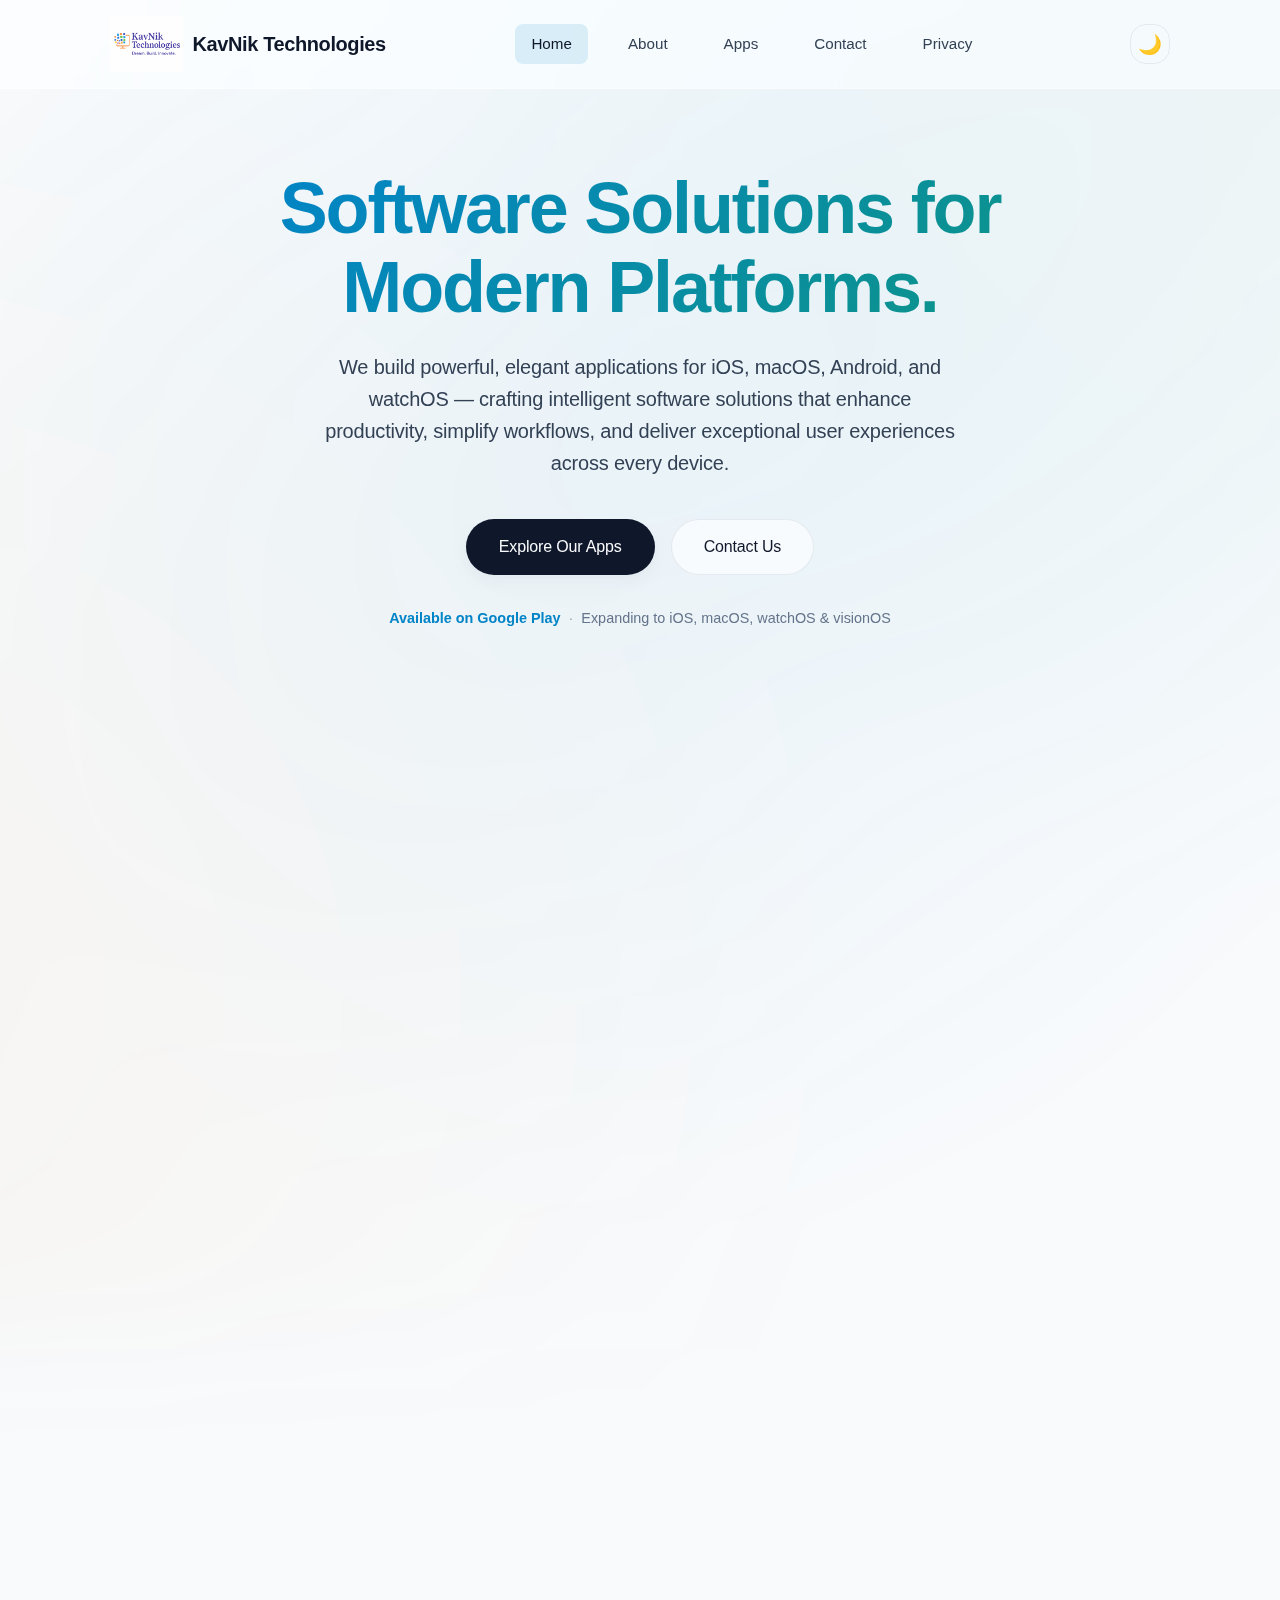
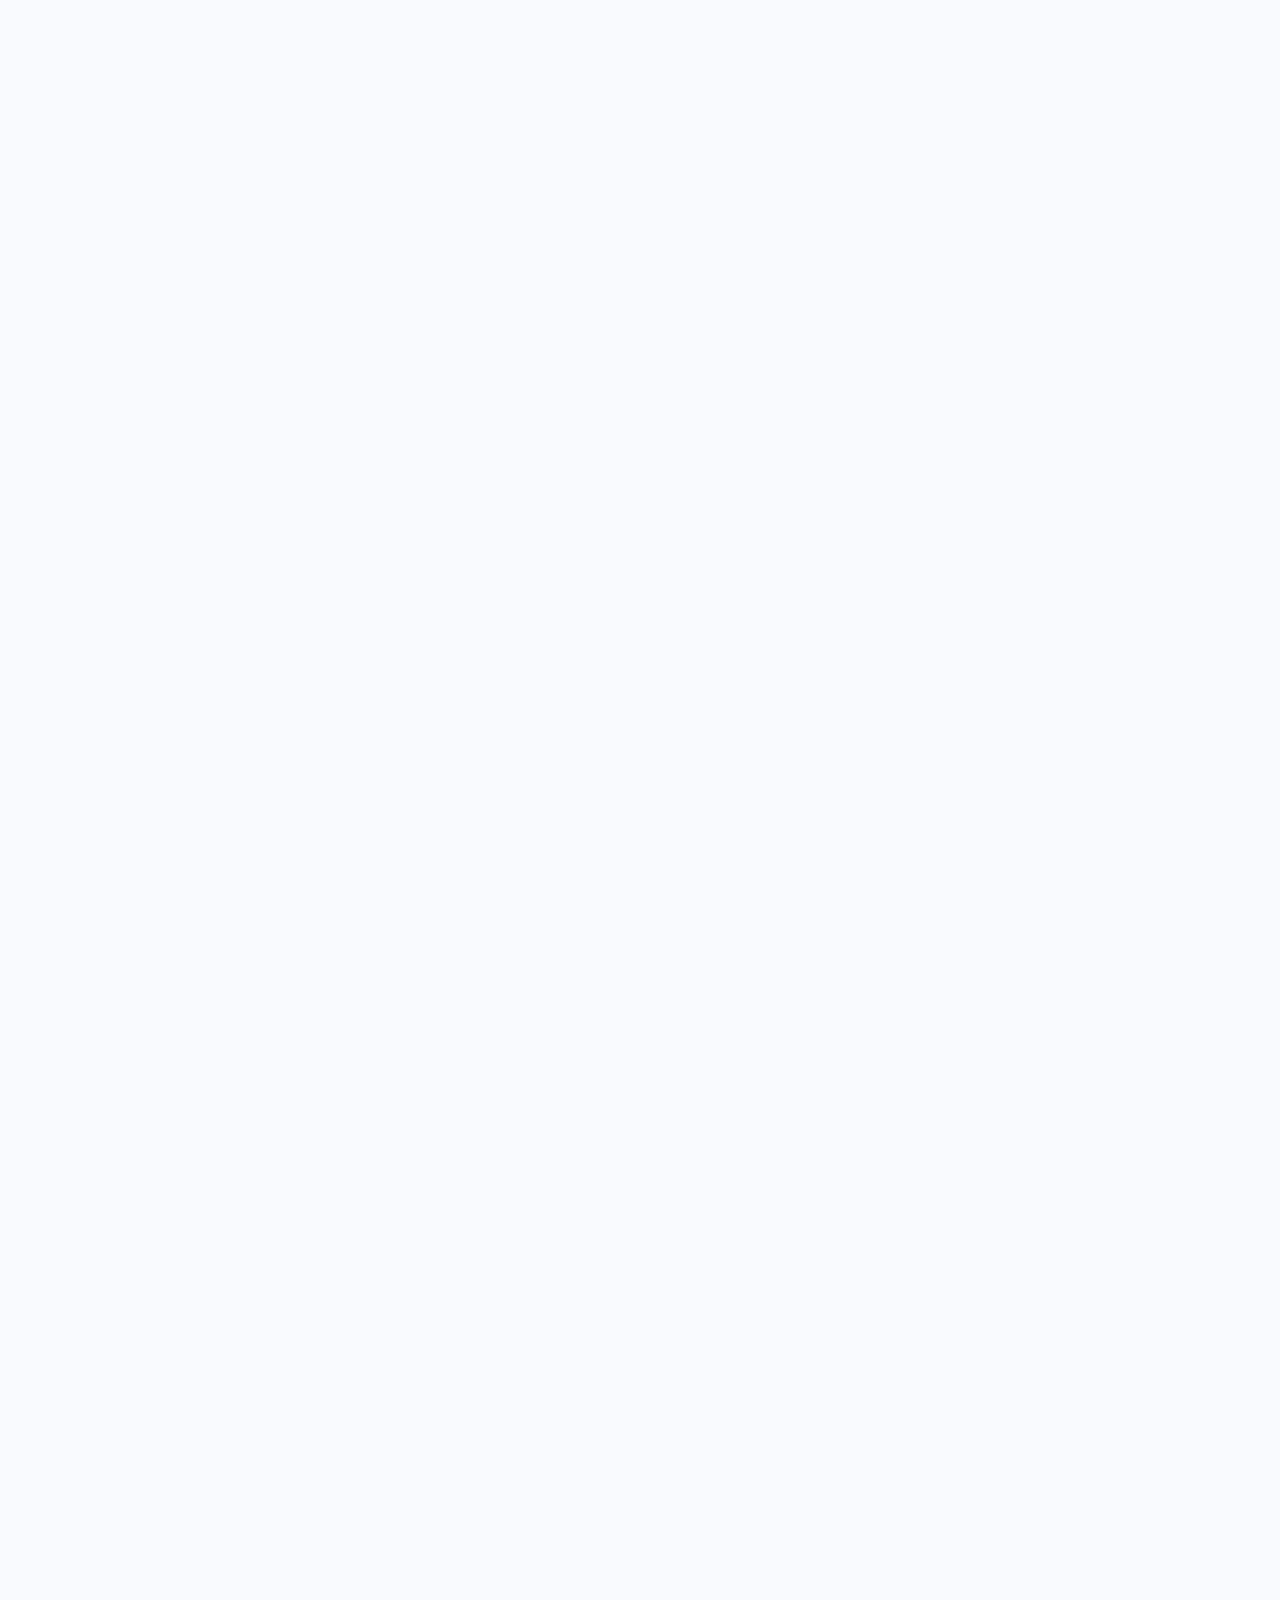
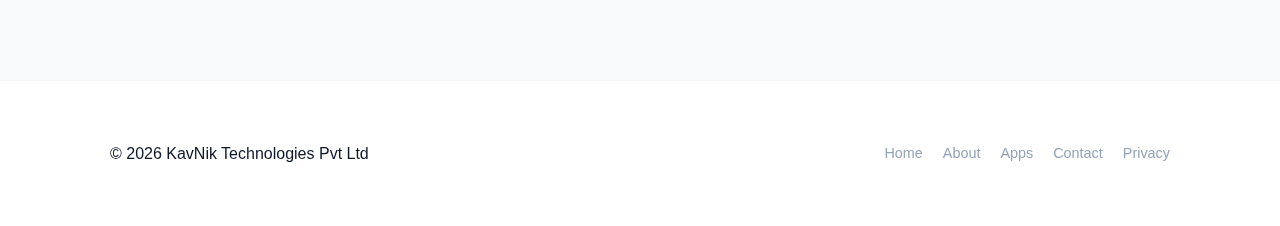
<file: index.html>
<!doctype html>
<html lang="en" data-theme="light">
<head>
  <meta charset="utf-8" />
  <meta name="viewport" content="width=device-width,initial-scale=1" />
  <title>KavNik Technologies — Software Solutions for Modern Platforms</title>
  <meta name="description" content="KavNik Technologies specializes in native software solutions for iOS, macOS, Android, and watchOS — building powerful, elegant applications that enhance productivity and deliver exceptional user experiences." />
  <link rel="canonical" href="https://www.kavniktech.com/" />
  <link rel="icon" href="assets/images/kavnik-technologies-logo.png" type="image/png" />
  <meta property="og:type" content="website" />
  <meta property="og:url" content="https://www.kavniktech.com/" />
  <meta property="og:title" content="KavNik Technologies — Software Solutions for Modern Platforms" />
  <meta property="og:description" content="KavNik Technologies specializes in native software solutions for iOS, macOS, Android, and watchOS — building powerful, elegant applications that enhance productivity and deliver exceptional user experiences." />
  <meta property="og:image" content="https://www.kavniktech.com/assets/images/kavnik-technologies-logo.png" />
  <meta property="og:locale" content="en_US" />
  <meta name="twitter:card" content="summary" />
  <meta name="twitter:title" content="KavNik Technologies — Software Solutions for Modern Platforms" />
  <meta name="twitter:description" content="KavNik Technologies specializes in native software solutions for iOS, macOS, Android, and watchOS." />
  <link rel="stylesheet" href="assets/css/styles.css?v=4">
</head>
<body class="nk-root">
  <header class="nk-header">
    <div class="nk-container">
      <a class="nk-logo" href="index.html">
        <img src="assets/images/kavnik-technologies-logo.png" alt="KavNik Technologies" class="nk-logo-img" width="40" height="40">
        <span class="nk-logo-text">KavNik Technologies</span>
      </a>
      <nav class="nk-nav" id="nav">
        <a href="index.html">Home</a>
        <a href="about.html">About</a>
        <a href="apps/index.html">Apps</a>
        <a href="contact.html">Contact</a>
        <a href="privacy.html">Privacy</a>
      </nav>
      <button class="nk-theme-toggle" aria-label="Toggle theme">🌙</button>
      <button id="nav-toggle" class="nk-nav-toggle" aria-label="Toggle navigation">☰</button>
    </div>
  </header>

  <main>
    <section class="nk-hero">
      <div class="nk-container nk-hero-content">
        <h1>Software Solutions for<br>Modern Platforms.</h1>
        <p class="lead">We build powerful, elegant applications for iOS, macOS, Android, and watchOS — crafting intelligent software solutions that enhance productivity, simplify workflows, and deliver exceptional user experiences across every device.</p>

        <div class="nk-cta">
          <a class="btn primary" href="apps/index.html">Explore Our Apps</a>
          <a class="btn outline" href="contact.html">Contact Us</a>
        </div>

        <p class="nk-availability">
          <span class="nk-avail-now">Available on Google Play</span>
          <span class="nk-avail-divider">&middot;</span>
          <span>Expanding to iOS, macOS, watchOS &amp; visionOS</span>
        </p>
      </div>
    </section>

    <section class="nk-section nk-about-preview fade-in">
      <div class="nk-container">
        <div class="nk-section-heading fade-in">
          <h2>About KavNik Technologies</h2>
          <p>Building native software that feels right on every platform.</p>
        </div>

        <div class="nk-card fade-in">
          <p>KavNik Technologies Pvt Ltd is a software solutions company specializing in native application development for iOS, macOS, Android, and watchOS. We design and build powerful, elegant software that solves real-world problems — delivering exceptional user experiences through meticulous attention to detail, platform-specific optimization, and modern development practices.</p>
          <p style="margin-bottom: 0;">Our approach is rooted in the belief that great software must feel native to its platform. Rather than relying on cross-platform shortcuts, we invest in understanding each ecosystem's design language, performance characteristics, and user expectations — so every app we build feels like it truly belongs.</p>
        </div>

        <div class="nk-highlights fade-in">
          <div class="nk-highlight-item">
            <span class="nk-highlight-number">2</span>
            <span class="nk-highlight-label">Apps Published</span>
          </div>
          <div class="nk-highlight-item">
            <span class="nk-highlight-number">5+</span>
            <span class="nk-highlight-label">Platforms Targeted</span>
          </div>
          <div class="nk-highlight-item">
            <span class="nk-highlight-number">100%</span>
            <span class="nk-highlight-label">Native Development</span>
          </div>
        </div>

        <div class="nk-section-heading fade-in" style="margin-top: 48px;">
          <h3>Our Core Values</h3>
          <p>The principles that guide every product we build.</p>
        </div>

        <div class="nk-values-grid fade-in">
          <div class="nk-value-item">
            <h4>Platform Excellence</h4>
            <p>Native development that leverages each platform's unique strengths and design language.</p>
          </div>
          <div class="nk-value-item">
            <h4>Privacy First</h4>
            <p>Minimal data collection, transparent practices, and respect for user privacy by design.</p>
          </div>
          <div class="nk-value-item">
            <h4>Quality Obsessed</h4>
            <p>Meticulous attention to detail — from pixel-perfect UI to smooth, reliable performance.</p>
          </div>
          <div class="nk-value-item">
            <h4>User Centered</h4>
            <p>Intuitive interfaces that feel natural, accessible, and genuinely helpful in daily use.</p>
          </div>
        </div>

        <div class="nk-mission-block fade-in">
          <blockquote>
            <p><strong>Our Mission:</strong> To create exceptional software solutions that enhance productivity and simplify digital experiences across all platforms.</p>
          </blockquote>
          <a class="btn small outline" href="about.html">Learn more about us</a>
        </div>
      </div>
    </section>

    <section class="nk-section nk-apps-preview fade-in">
      <div class="nk-container fade-in">
        <div class="nk-section-heading">
          <h3>Our Software Solutions</h3>
          <p>Native applications built for iOS, macOS, Android, and watchOS platforms.</p>
        </div>

        <div class="grid cols-2">
          <article class="app-card fade-in">
            <div class="app-brand">
              <img src="assets/images/smart-time-date-icon.png?v=5" alt="Time & Date Calculator" width="60" height="60" loading="lazy">
            </div>
            <div class="app-content">
              <h4>Time & Date Calculator</h4>
              <p class="app-tagline">(every day tool for time & date based calculation)</p>
              <p class="muted">Precise, intuitive, and built for professionals.</p>
              <a class="btn small" href="apps/smart-time-date-calculator/index.html">View details</a>
            </div>
          </article>

          <article class="app-card fade-in">
            <div class="app-brand">
              <img src="assets/images/cogno-reflex-icon.png" alt="Cogno Reflex" width="60" height="60" loading="lazy">
            </div>
            <div class="app-content">
              <h4>Cogno Reflex</h4>
              <p class="app-tagline">(for training reflex and activities)</p>
              <p class="muted">Sharpen reaction time with progressive challenges.</p>
              <a class="btn small" href="apps/cogno-reflex.html">View details</a>
            </div>
          </article>
        </div>

        <div class="coming-soon fade-in">
          <h4>Expanding to Apple Ecosystem</h4>
          <p class="muted">Our software solutions are being optimized for native iOS, iPadOS, macOS, watchOS, and visionOS platforms — leveraging platform-specific capabilities to deliver the best possible experience on each device.</p>
        </div>
      </div>
    </section>

    <section class="nk-section nk-contact-cta fade-in">
      <div class="nk-container nk-cta-card fade-in">
        <h3>Let’s Collaborate</h3>
        <p class="muted">Have ideas or partnership opportunities? We’d love to hear from you.</p>
        <a class="btn primary" href="contact.html">Contact Us</a>
      </div>
    </section>
  </main>

  <footer class="nk-footer">
    <div class="nk-container nk-footer-grid">
      <div>© 2026 KavNik Technologies Pvt Ltd</div>
      <nav class="nk-footer-nav">
        <a href="index.html">Home</a>
        <a href="about.html">About</a>
        <a href="apps/index.html">Apps</a>
        <a href="contact.html">Contact</a>
        <a href="privacy.html">Privacy</a>
      </nav>
    </div>
  </footer>

  <script src="assets/js/scripts.js?v=4"></script>
</body>
</html>
</file>
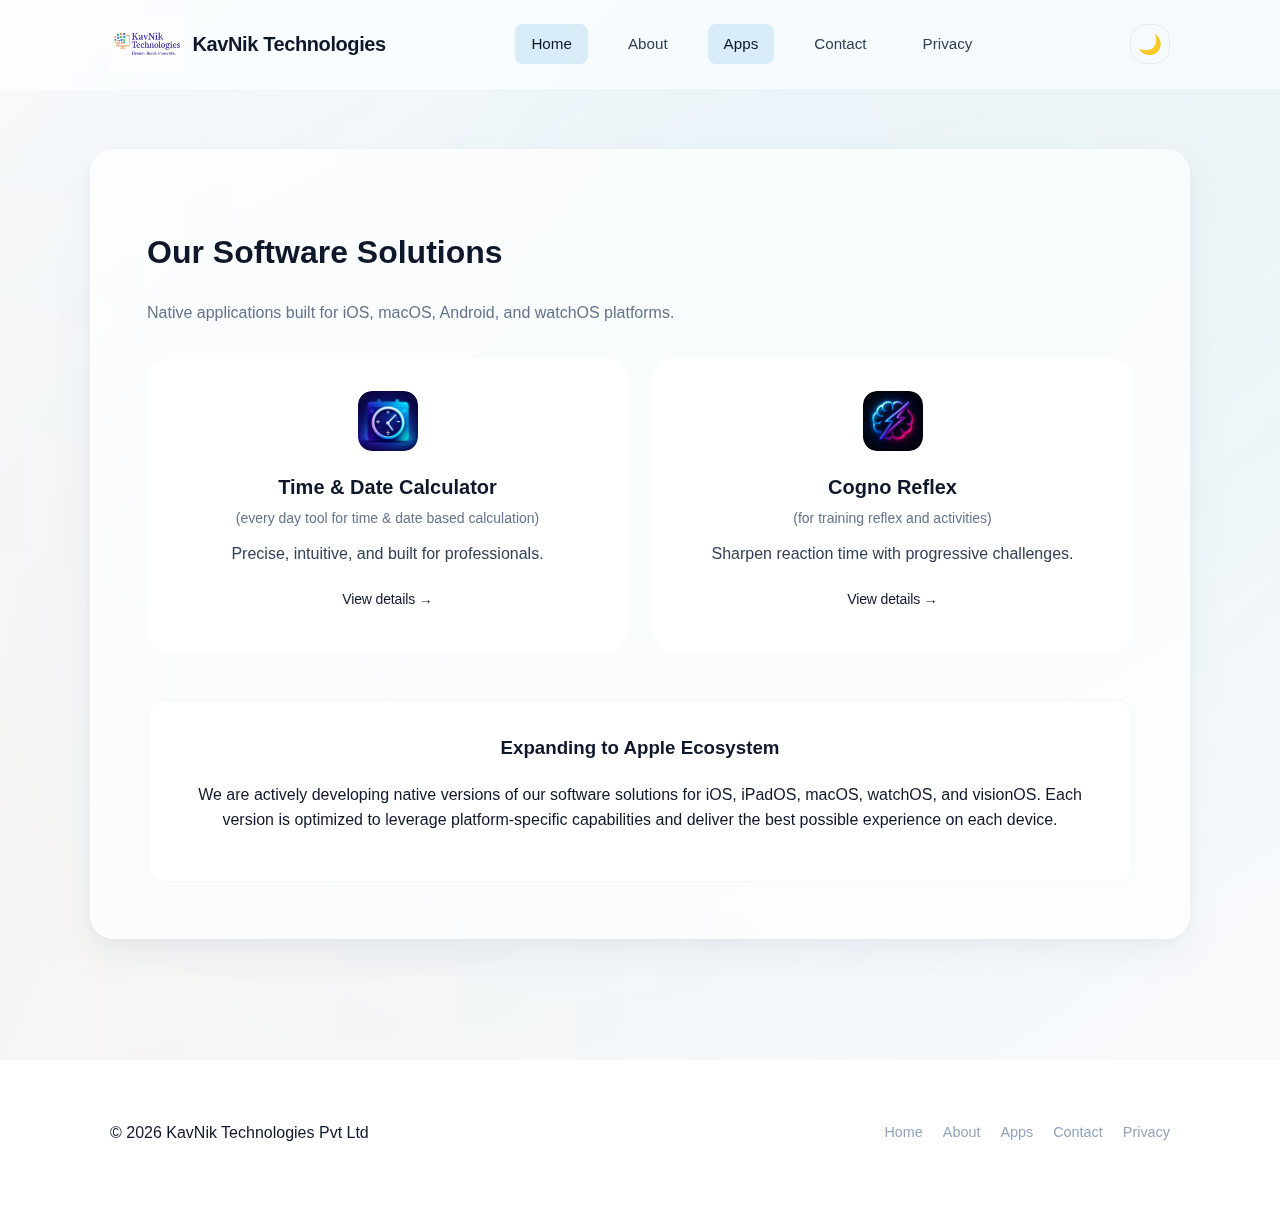
<file: apps/index.html>
<!doctype html>
<html lang="en">
<head>
  <meta charset="utf-8" />
  <meta name="viewport" content="width=device-width,initial-scale=1" />
  <title>Our Software Solutions — KavNik Technologies</title>
  <meta name="description" content="Native applications for iOS, macOS, Android, and watchOS — Time & Date Calculator and Cogno Reflex." />
  <link rel="canonical" href="https://www.kavniktech.com/apps/index.html" />
  <link rel="icon" href="../assets/images/kavnik-technologies-logo.png" type="image/png" />
  <meta property="og:url" content="https://www.kavniktech.com/apps/index.html" />
  <meta property="og:title" content="Our Software Solutions — KavNik Technologies" />
  <meta property="og:description" content="Native applications for iOS, macOS, Android, and watchOS — Time & Date Calculator and Cogno Reflex." />
  <meta name="twitter:card" content="summary" />
  <meta name="twitter:title" content="Our Software Solutions — KavNik Technologies" />
  <link rel="stylesheet" href="../assets/css/styles.css?v=4">
</head>
<body class="nk-root">
  <header class="nk-header">
    <div class="nk-container">
      <a class="nk-logo" href="../index.html">
        <img src="../assets/images/kavnik-technologies-logo.png" alt="KavNik Technologies" class="nk-logo-img" width="40" height="40">
        <span class="nk-logo-text">KavNik Technologies</span>
      </a>
      <nav class="nk-nav">
        <a href="../index.html">Home</a>
        <a href="../about.html">About</a>
        <a href="index.html">Apps</a>
        <a href="../contact.html">Contact</a>
        <a href="../privacy.html">Privacy</a>
      </nav>
      <button class="nk-theme-toggle" aria-label="Toggle theme">🌙</button>
      <button class="nk-nav-toggle" aria-label="Toggle navigation">☰</button>
    </div>
  </header>

  <main>
    <section class="nk-section nk-apps">
      <div class="nk-container nk-card fade-in">
        <h1>Our Software Solutions</h1>
        <p class="muted">Native applications built for iOS, macOS, Android, and watchOS platforms.</p>

        <div class="grid cols-2" style="margin-top: 32px;">
          <a href="smart-time-date-calculator/index.html" class="app-card fade-in" style="text-decoration: none; color: inherit;">
            <div class="app-brand">
              <img src="../assets/images/smart-time-date-icon.png?v=5" alt="Time & Date Calculator" width="60" height="60" loading="lazy">
            </div>
            <div class="app-content">
              <h4>Time & Date Calculator</h4>
              <p class="app-tagline">(every day tool for time & date based calculation)</p>
              <p class="muted">Precise, intuitive, and built for professionals.</p>
              <span class="btn small">View details →</span>
            </div>
          </a>

          <a href="cogno-reflex.html" class="app-card fade-in" style="text-decoration: none; color: inherit;">
            <div class="app-brand">
              <img src="../assets/images/cogno-reflex-icon.png" alt="Cogno Reflex" width="60" height="60" loading="lazy">
            </div>
            <div class="app-content">
              <h4>Cogno Reflex</h4>
              <p class="app-tagline">(for training reflex and activities)</p>
              <p class="muted">Sharpen reaction time with progressive challenges.</p>
              <span class="btn small">View details →</span>
            </div>
          </a>
        </div>

        <div class="coming-soon fade-in">
          <h3>Expanding to Apple Ecosystem</h3>
          <p>We are actively developing native versions of our software solutions for iOS, iPadOS, macOS, watchOS, and visionOS. Each version is optimized to leverage platform-specific capabilities and deliver the best possible experience on each device.</p>
        </div>
      </div>
    </section>
  </main>

  <footer class="nk-footer">
    <div class="nk-container nk-footer-grid">
      <div>© 2026 KavNik Technologies Pvt Ltd</div>
      <nav class="nk-footer-nav">
        <a href="../index.html">Home</a>
        <a href="../about.html">About</a>
        <a href="index.html">Apps</a>
        <a href="../contact.html">Contact</a>
        <a href="../privacy.html">Privacy</a>
      </nav>
    </div>
  </footer>
  <script src="../assets/js/scripts.js?v=5"></script>
</body>
</html>
</file>
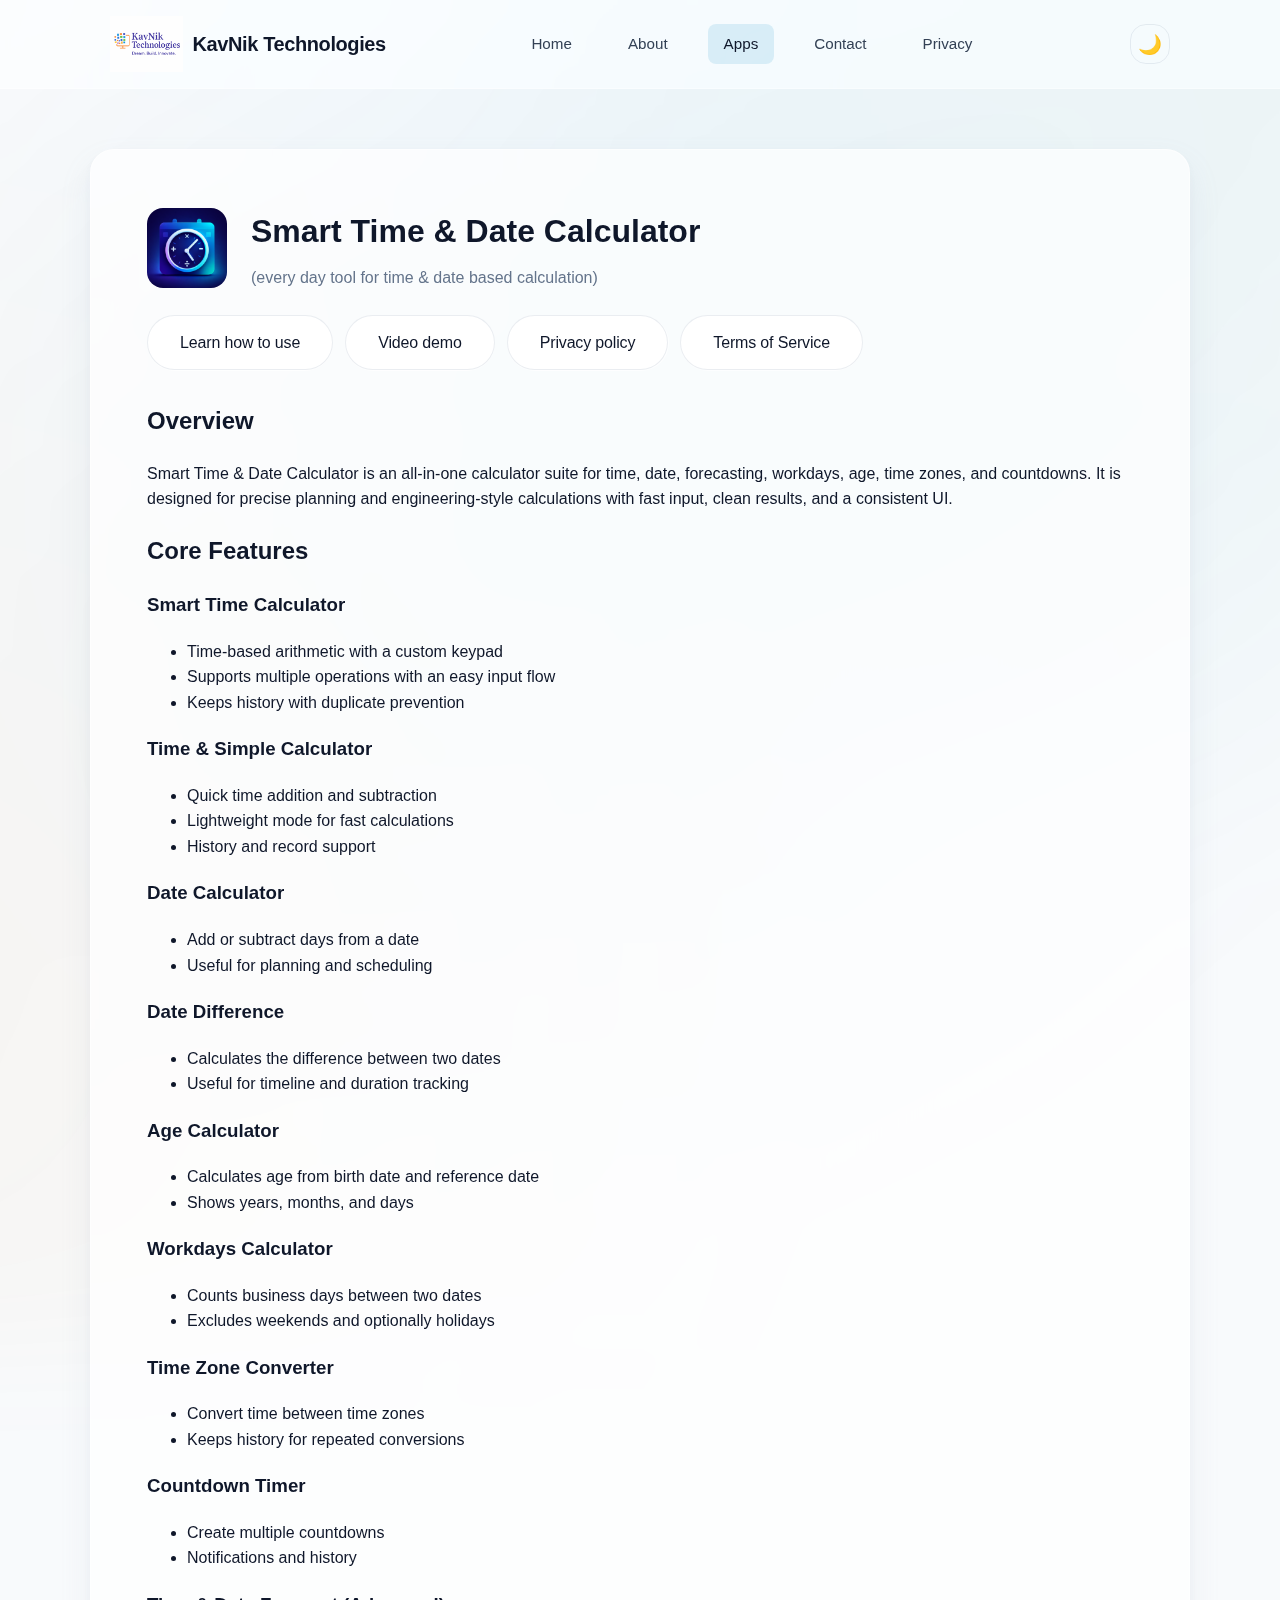
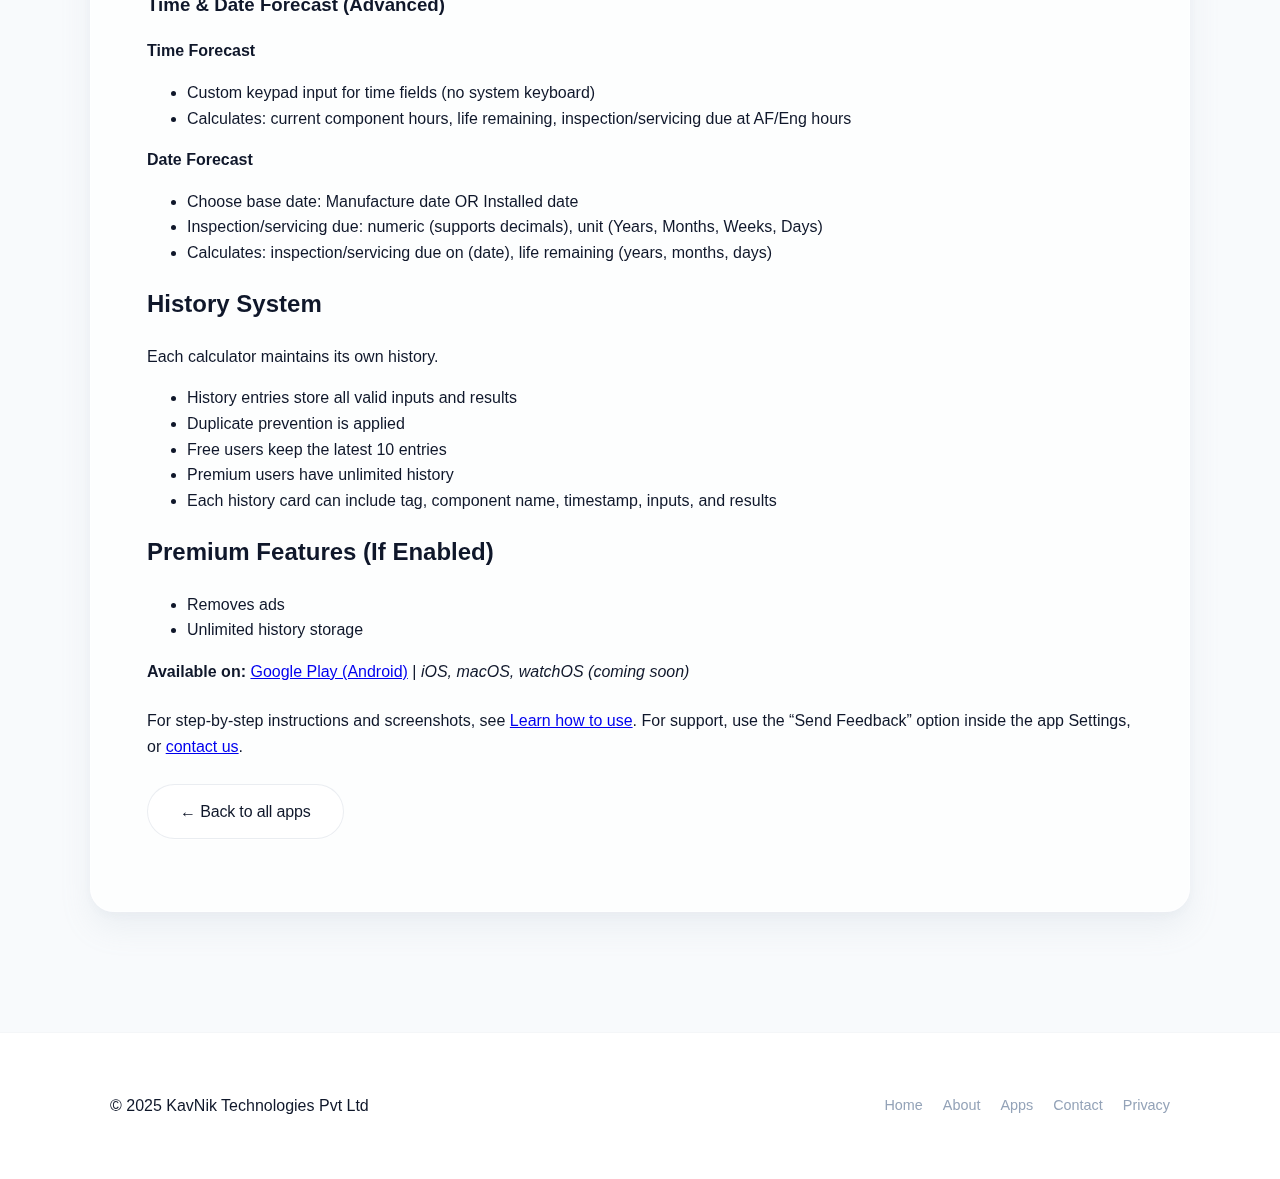
<file: apps/smart-time-date-calculator/index.html>
<!doctype html>
<html lang="en">
<head>
  <meta charset="utf-8" />
  <meta name="viewport" content="width=device-width,initial-scale=1" />
  <title>Smart Time & Date Calculator — KavNik Technologies</title>
  <meta name="description" content="Every day tool for time & date based calculation. All-in-one calculator suite for time, date, forecasting, workdays, age, time zones, and countdowns." />
  <link rel="canonical" href="https://www.kavniktech.com/apps/smart-time-date-calculator/index.html" />
  <link rel="icon" href="../../assets/images/kavnik-technologies-logo.png" type="image/png" />
  <meta property="og:url" content="https://www.kavniktech.com/apps/smart-time-date-calculator/index.html" />
  <meta property="og:title" content="Smart Time & Date Calculator — KavNik Technologies" />
  <meta property="og:description" content="Every day tool for time & date based calculation. All-in-one calculator suite for time, date, forecasting, workdays, age, time zones, and countdowns." />
  <meta name="twitter:card" content="summary" />
  <meta name="twitter:title" content="Smart Time & Date Calculator — KavNik Technologies" />
  <link rel="stylesheet" href="../../assets/css/styles.css?v=4">
</head>
<body class="nk-root">
  <header class="nk-header">
    <div class="nk-container">
      <a class="nk-logo" href="../../index.html">
        <img src="../../assets/images/kavnik-technologies-logo.png" alt="KavNik Technologies" class="nk-logo-img" width="40" height="40">
        <span class="nk-logo-text">KavNik Technologies</span>
      </a>
      <nav class="nk-nav">
        <a href="../../index.html">Home</a>
        <a href="../../about.html">About</a>
        <a href="../index.html">Apps</a>
        <a href="../../contact.html">Contact</a>
        <a href="../../privacy.html">Privacy</a>
      </nav>
      <button class="nk-theme-toggle" aria-label="Toggle theme">🌙</button>
      <button class="nk-nav-toggle" aria-label="Toggle navigation">☰</button>
    </div>
  </header>

  <main>
    <section class="nk-section nk-apps">
      <div class="nk-container nk-card fade-in">
        <div class="app-detail-header" style="display: flex; align-items: center; gap: 24px; margin-bottom: 24px;">
          <img src="../../assets/images/smart-time-date-icon.png" alt="Smart Time & Date Calculator" width="80" height="80" style="border-radius: 16px;">
          <div>
            <h1 style="margin: 0 0 8px;">Smart Time & Date Calculator</h1>
            <p class="muted" style="margin: 0;">(every day tool for time & date based calculation)</p>
          </div>
        </div>

        <nav class="app-subnav" style="display: flex; flex-wrap: wrap; gap: 12px; margin-bottom: 32px;">
          <a href="learn.html" class="btn outline">Learn how to use</a>
          <a href="demo.html" class="btn outline">Video demo</a>
          <a href="privacy.html" class="btn outline">Privacy policy</a>
          <a href="terms-of-service.html" class="btn outline">Terms of Service</a>
        </nav>

        <h2>Overview</h2>
        <p>Smart Time & Date Calculator is an all-in-one calculator suite for time, date, forecasting, workdays, age, time zones, and countdowns. It is designed for precise planning and engineering-style calculations with fast input, clean results, and a consistent UI.</p>

        <h2>Core Features</h2>

        <h3>Smart Time Calculator</h3>
        <ul>
          <li>Time-based arithmetic with a custom keypad</li>
          <li>Supports multiple operations with an easy input flow</li>
          <li>Keeps history with duplicate prevention</li>
        </ul>

        <h3>Time & Simple Calculator</h3>
        <ul>
          <li>Quick time addition and subtraction</li>
          <li>Lightweight mode for fast calculations</li>
          <li>History and record support</li>
        </ul>

        <h3>Date Calculator</h3>
        <ul>
          <li>Add or subtract days from a date</li>
          <li>Useful for planning and scheduling</li>
        </ul>

        <h3>Date Difference</h3>
        <ul>
          <li>Calculates the difference between two dates</li>
          <li>Useful for timeline and duration tracking</li>
        </ul>

        <h3>Age Calculator</h3>
        <ul>
          <li>Calculates age from birth date and reference date</li>
          <li>Shows years, months, and days</li>
        </ul>

        <h3>Workdays Calculator</h3>
        <ul>
          <li>Counts business days between two dates</li>
          <li>Excludes weekends and optionally holidays</li>
        </ul>

        <h3>Time Zone Converter</h3>
        <ul>
          <li>Convert time between time zones</li>
          <li>Keeps history for repeated conversions</li>
        </ul>

        <h3>Countdown Timer</h3>
        <ul>
          <li>Create multiple countdowns</li>
          <li>Notifications and history</li>
        </ul>

        <h3>Time & Date Forecast (Advanced)</h3>
        <p><strong>Time Forecast</strong></p>
        <ul>
          <li>Custom keypad input for time fields (no system keyboard)</li>
          <li>Calculates: current component hours, life remaining, inspection/servicing due at AF/Eng hours</li>
        </ul>
        <p><strong>Date Forecast</strong></p>
        <ul>
          <li>Choose base date: Manufacture date OR Installed date</li>
          <li>Inspection/servicing due: numeric (supports decimals), unit (Years, Months, Weeks, Days)</li>
          <li>Calculates: inspection/servicing due on (date), life remaining (years, months, days)</li>
        </ul>

        <h2>History System</h2>
        <p>Each calculator maintains its own history.</p>
        <ul>
          <li>History entries store all valid inputs and results</li>
          <li>Duplicate prevention is applied</li>
          <li>Free users keep the latest 10 entries</li>
          <li>Premium users have unlimited history</li>
          <li>Each history card can include tag, component name, timestamp, inputs, and results</li>
        </ul>

        <h2>Premium Features (If Enabled)</h2>
        <ul>
          <li>Removes ads</li>
          <li>Unlimited history storage</li>
        </ul>

        <p><strong>Available on:</strong> <a href="https://play.google.com/store/apps/details?id=com.kavniktech.timedateplus" target="_blank" rel="noopener noreferrer">Google Play (Android)</a> | <em>iOS, macOS, watchOS (coming soon)</em></p>

        <p style="margin-top: 24px;">For step-by-step instructions and screenshots, see <a href="learn.html">Learn how to use</a>. For support, use the “Send Feedback” option inside the app Settings, or <a href="../../contact.html">contact us</a>.</p>

        <p style="margin-top: 24px;"><a href="../index.html" class="btn outline">← Back to all apps</a></p>
      </div>
    </section>
  </main>

  <footer class="nk-footer">
    <div class="nk-container nk-footer-grid">
      <div>© 2025 KavNik Technologies Pvt Ltd</div>
      <nav class="nk-footer-nav">
        <a href="../../index.html">Home</a>
        <a href="../../about.html">About</a>
        <a href="../index.html">Apps</a>
        <a href="../../contact.html">Contact</a>
        <a href="../../privacy.html">Privacy</a>
      </nav>
    </div>
  </footer>
  <script src="../../assets/js/scripts.js?v=4"></script>
</body>
</html>
</file>
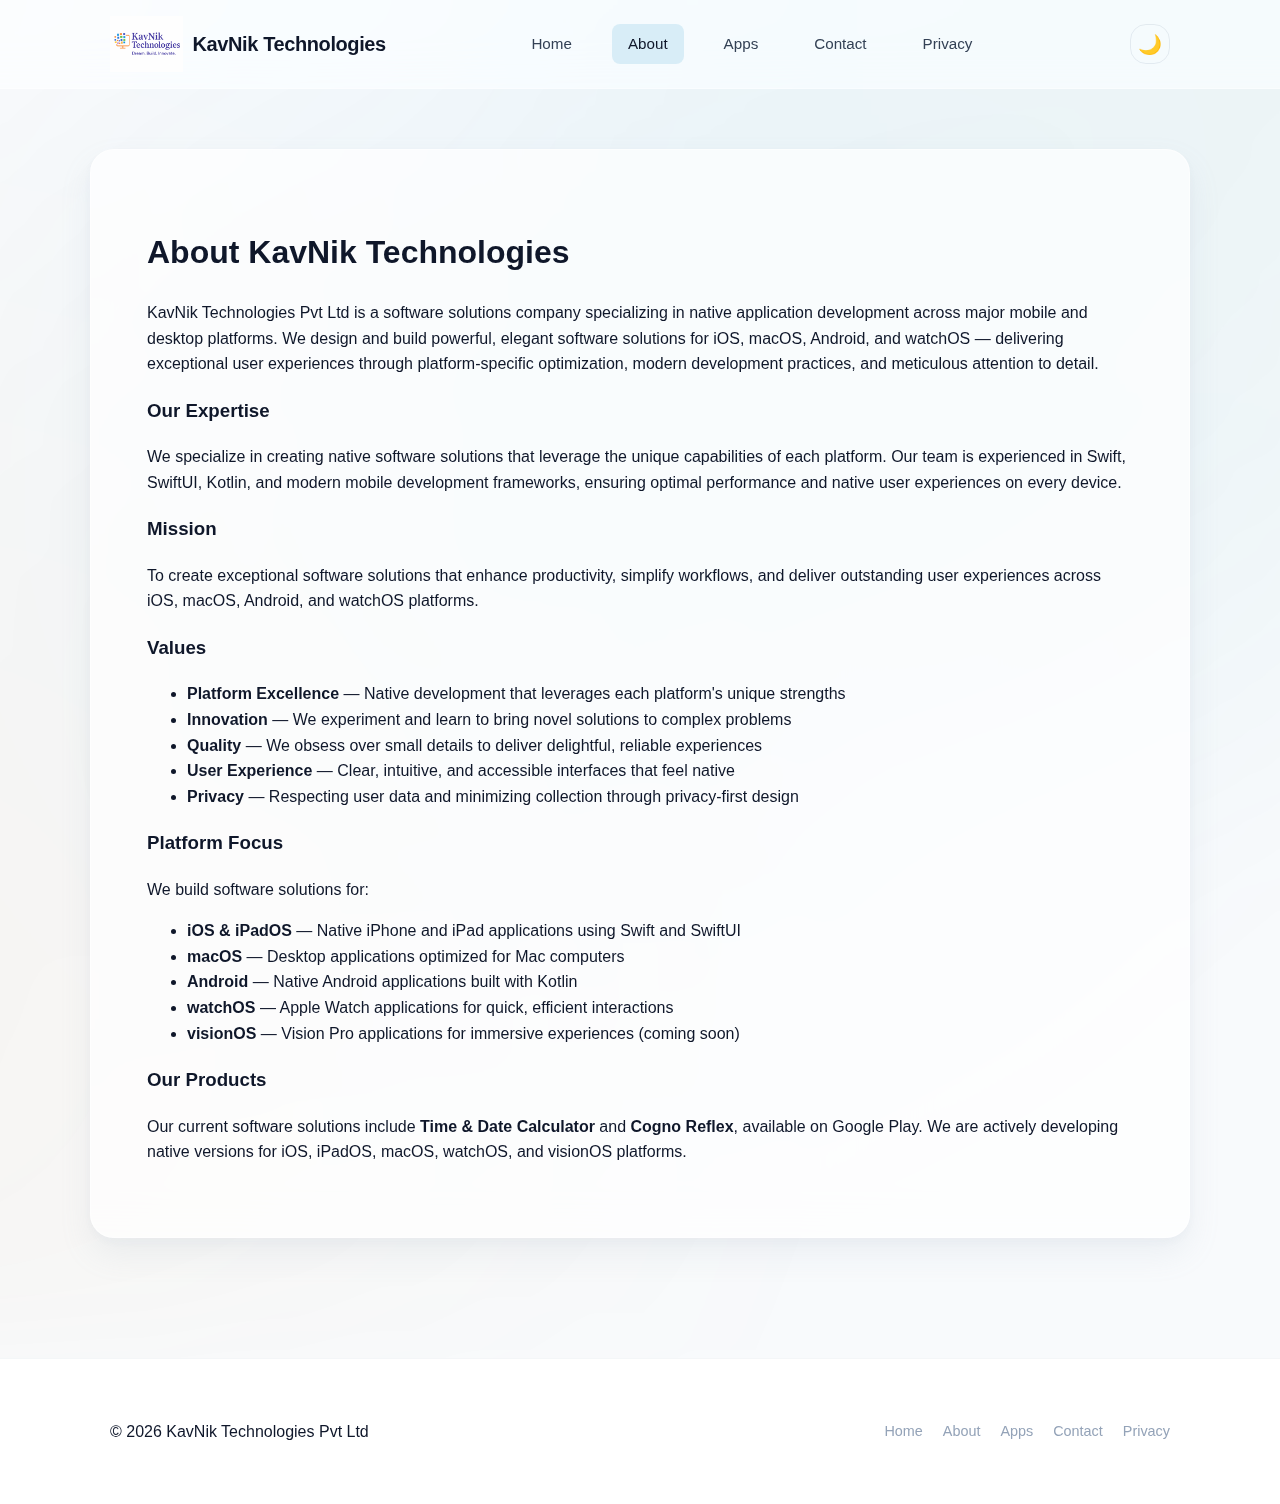
<file: about.html>
<!doctype html>
<html lang="en">
<head>
  <meta charset="utf-8" />
  <meta name="viewport" content="width=device-width,initial-scale=1" />
  <title>About — KavNik Technologies</title>
  <meta name="description" content="KavNik Technologies Pvt Ltd — native app development for iOS, macOS, Android, and watchOS. Our mission, values, and platform expertise." />
  <link rel="canonical" href="https://www.kavniktech.com/about.html" />
  <link rel="icon" href="assets/images/kavnik-technologies-logo.png" type="image/png" />
  <meta property="og:type" content="website" />
  <meta property="og:url" content="https://www.kavniktech.com/about.html" />
  <meta property="og:title" content="About — KavNik Technologies" />
  <meta property="og:description" content="KavNik Technologies Pvt Ltd — native app development for iOS, macOS, Android, and watchOS." />
  <meta property="og:image" content="https://www.kavniktech.com/assets/images/kavnik-technologies-logo.png" />
  <meta name="twitter:card" content="summary" />
  <meta name="twitter:title" content="About — KavNik Technologies" />
  <link rel="stylesheet" href="assets/css/styles.css?v=4">
</head>
<body class="nk-root">
  <header class="nk-header">
    <div class="nk-container">
      <a class="nk-logo" href="index.html">
        <img src="assets/images/kavnik-technologies-logo.png" alt="KavNik Technologies" class="nk-logo-img" width="40" height="40">
        <span class="nk-logo-text">KavNik Technologies</span>
      </a>
      <nav class="nk-nav">
        <a href="index.html">Home</a>
        <a href="about.html">About</a>
        <a href="apps/index.html">Apps</a>
        <a href="contact.html">Contact</a>
        <a href="privacy.html">Privacy</a>
      </nav>
      <button class="nk-theme-toggle" aria-label="Toggle theme">🌙</button>
      <button id="nav-toggle-2" class="nk-nav-toggle" aria-label="Toggle navigation">☰</button>
    </div>
  </header>

  <main>
    <section class="nk-section nk-about">
      <div class="nk-container nk-card fade-in">
        <h1>About KavNik Technologies</h1>
        <p>KavNik Technologies Pvt Ltd is a software solutions company specializing in native application development across major mobile and desktop platforms. We design and build powerful, elegant software solutions for iOS, macOS, Android, and watchOS — delivering exceptional user experiences through platform-specific optimization, modern development practices, and meticulous attention to detail.</p>

        <h3>Our Expertise</h3>
        <p>We specialize in creating native software solutions that leverage the unique capabilities of each platform. Our team is experienced in Swift, SwiftUI, Kotlin, and modern mobile development frameworks, ensuring optimal performance and native user experiences on every device.</p>

        <h3>Mission</h3>
        <p>To create exceptional software solutions that enhance productivity, simplify workflows, and deliver outstanding user experiences across iOS, macOS, Android, and watchOS platforms.</p>

        <h3>Values</h3>
        <ul>
          <li><strong>Platform Excellence</strong> — Native development that leverages each platform's unique strengths</li>
          <li><strong>Innovation</strong> — We experiment and learn to bring novel solutions to complex problems</li>
          <li><strong>Quality</strong> — We obsess over small details to deliver delightful, reliable experiences</li>
          <li><strong>User Experience</strong> — Clear, intuitive, and accessible interfaces that feel native</li>
          <li><strong>Privacy</strong> — Respecting user data and minimizing collection through privacy-first design</li>
        </ul>

        <h3>Platform Focus</h3>
        <p>We build software solutions for:</p>
        <ul>
          <li><strong>iOS & iPadOS</strong> — Native iPhone and iPad applications using Swift and SwiftUI</li>
          <li><strong>macOS</strong> — Desktop applications optimized for Mac computers</li>
          <li><strong>Android</strong> — Native Android applications built with Kotlin</li>
          <li><strong>watchOS</strong> — Apple Watch applications for quick, efficient interactions</li>
          <li><strong>visionOS</strong> — Vision Pro applications for immersive experiences (coming soon)</li>
        </ul>

        <h3>Our Products</h3>
        <p>Our current software solutions include <strong>Time & Date Calculator</strong> and <strong>Cogno Reflex</strong>, available on Google Play. We are actively developing native versions for iOS, iPadOS, macOS, watchOS, and visionOS platforms.</p>
      </div>
    </section>
  </main>

  <footer class="nk-footer">
    <div class="nk-container nk-footer-grid">
      <div>© 2026 KavNik Technologies Pvt Ltd</div>
      <nav class="nk-footer-nav">
        <a href="index.html">Home</a>
        <a href="about.html">About</a>
        <a href="apps/index.html">Apps</a>
        <a href="contact.html">Contact</a>
        <a href="privacy.html">Privacy</a>
      </nav>
    </div>
  </footer>
  <script src="assets/js/scripts.js?v=4"></script>
</body>
</html>
</file>
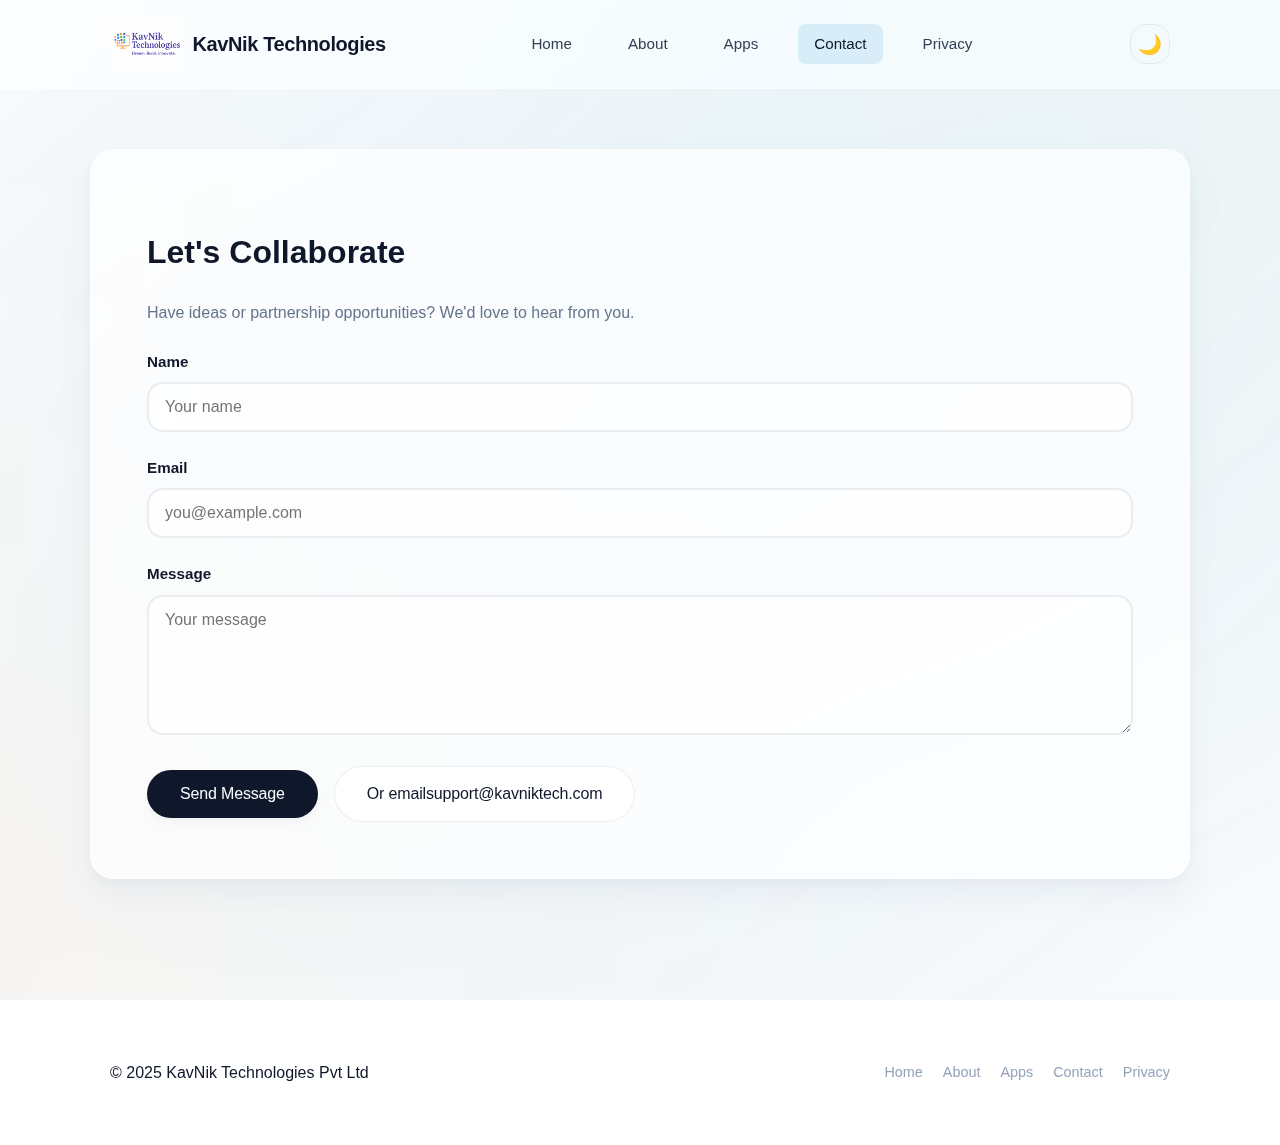
<file: contact.html>
<!doctype html>
<html lang="en">
<head>
  <meta charset="utf-8" />
  <meta name="viewport" content="width=device-width,initial-scale=1" />
  <title>Contact — KavNik Technologies</title>
  <meta name="description" content="Contact KavNik Technologies — partnership ideas, support, or feedback. We'd love to hear from you." />
  <link rel="canonical" href="https://www.kavniktech.com/contact.html" />
  <link rel="icon" href="assets/images/kavnik-technologies-logo.png" type="image/png" />
  <meta property="og:type" content="website" />
  <meta property="og:url" content="https://www.kavniktech.com/contact.html" />
  <meta property="og:title" content="Contact — KavNik Technologies" />
  <meta property="og:description" content="Contact KavNik Technologies — partnership ideas, support, or feedback." />
  <meta name="twitter:card" content="summary" />
  <meta name="twitter:title" content="Contact — KavNik Technologies" />
  <link rel="stylesheet" href="assets/css/styles.css?v=4">
</head>
<body class="nk-root">
  <header class="nk-header">
    <div class="nk-container">
      <a class="nk-logo" href="index.html">
        <img src="assets/images/kavnik-technologies-logo.png" alt="KavNik Technologies" class="nk-logo-img" width="40" height="40">
        <span class="nk-logo-text">KavNik Technologies</span>
      </a>
      <nav class="nk-nav">
        <a href="index.html">Home</a>
        <a href="about.html">About</a>
        <a href="apps/index.html">Apps</a>
        <a href="contact.html">Contact</a>
        <a href="privacy.html">Privacy</a>
      </nav>
      <button class="nk-theme-toggle" aria-label="Toggle theme">🌙</button>
      <button id="nav-toggle-4" class="nk-nav-toggle" aria-label="Toggle navigation">☰</button>
    </div>
  </header>

  <main>
    <section class="nk-section nk-contact">
      <div class="nk-container nk-card fade-in">
        <h1>Let's Collaborate</h1>
        <p class="muted">Have ideas or partnership opportunities? We'd love to hear from you.</p>

        <form class="contact-form" id="contact-form" name="contact" method="POST" data-netlify="true" netlify-honeypot="bot-field" action="/contact.html?sent=1" novalidate>
          <p style="display:none;"><label>Don't fill this out: <input name="bot-field"></label></p>
          <input type="hidden" name="form-loaded-at" id="form-loaded-at" value="">
          <div class="form-group">
            <label for="contact-name">Name</label>
            <input id="contact-name" name="name" type="text" required placeholder="Your name" autocomplete="name">
            <span class="form-error" id="name-error" aria-live="polite"></span>
          </div>
          <div class="form-group">
            <label for="contact-email">Email</label>
            <input id="contact-email" name="email" type="email" required placeholder="you@example.com" autocomplete="email">
            <span class="form-error" id="email-error" aria-live="polite"></span>
          </div>
          <div class="form-group">
            <label for="contact-message">Message</label>
            <textarea id="contact-message" name="message" rows="6" required placeholder="Your message"></textarea>
            <span class="form-error" id="message-error" aria-live="polite"></span>
          </div>
          <div class="form-actions">
            <button class="btn primary" type="submit" id="contact-submit">Send Message</button>
            <a class="btn outline" data-em="support" data-dom="kavniktech.com" href="#">Or email <span data-email-display data-em="support" data-dom="kavniktech.com">[email protected]</span></a>
          </div>
          <p class="form-success" id="form-success" hidden>Thanks! Your message has been sent. We'll get back to you soon.</p>
        </form>
      </div>
    </section>
  </main>

  <footer class="nk-footer">
    <div class="nk-container nk-footer-grid">
      <div>© 2025 KavNik Technologies Pvt Ltd</div>
      <nav class="nk-footer-nav">
        <a href="index.html">Home</a>
        <a href="about.html">About</a>
        <a href="apps/index.html">Apps</a>
        <a href="contact.html">Contact</a>
        <a href="privacy.html">Privacy</a>
      </nav>
    </div>
  </footer>
  <script src="assets/js/scripts.js?v=4"></script>
</body>
</html>
</file>
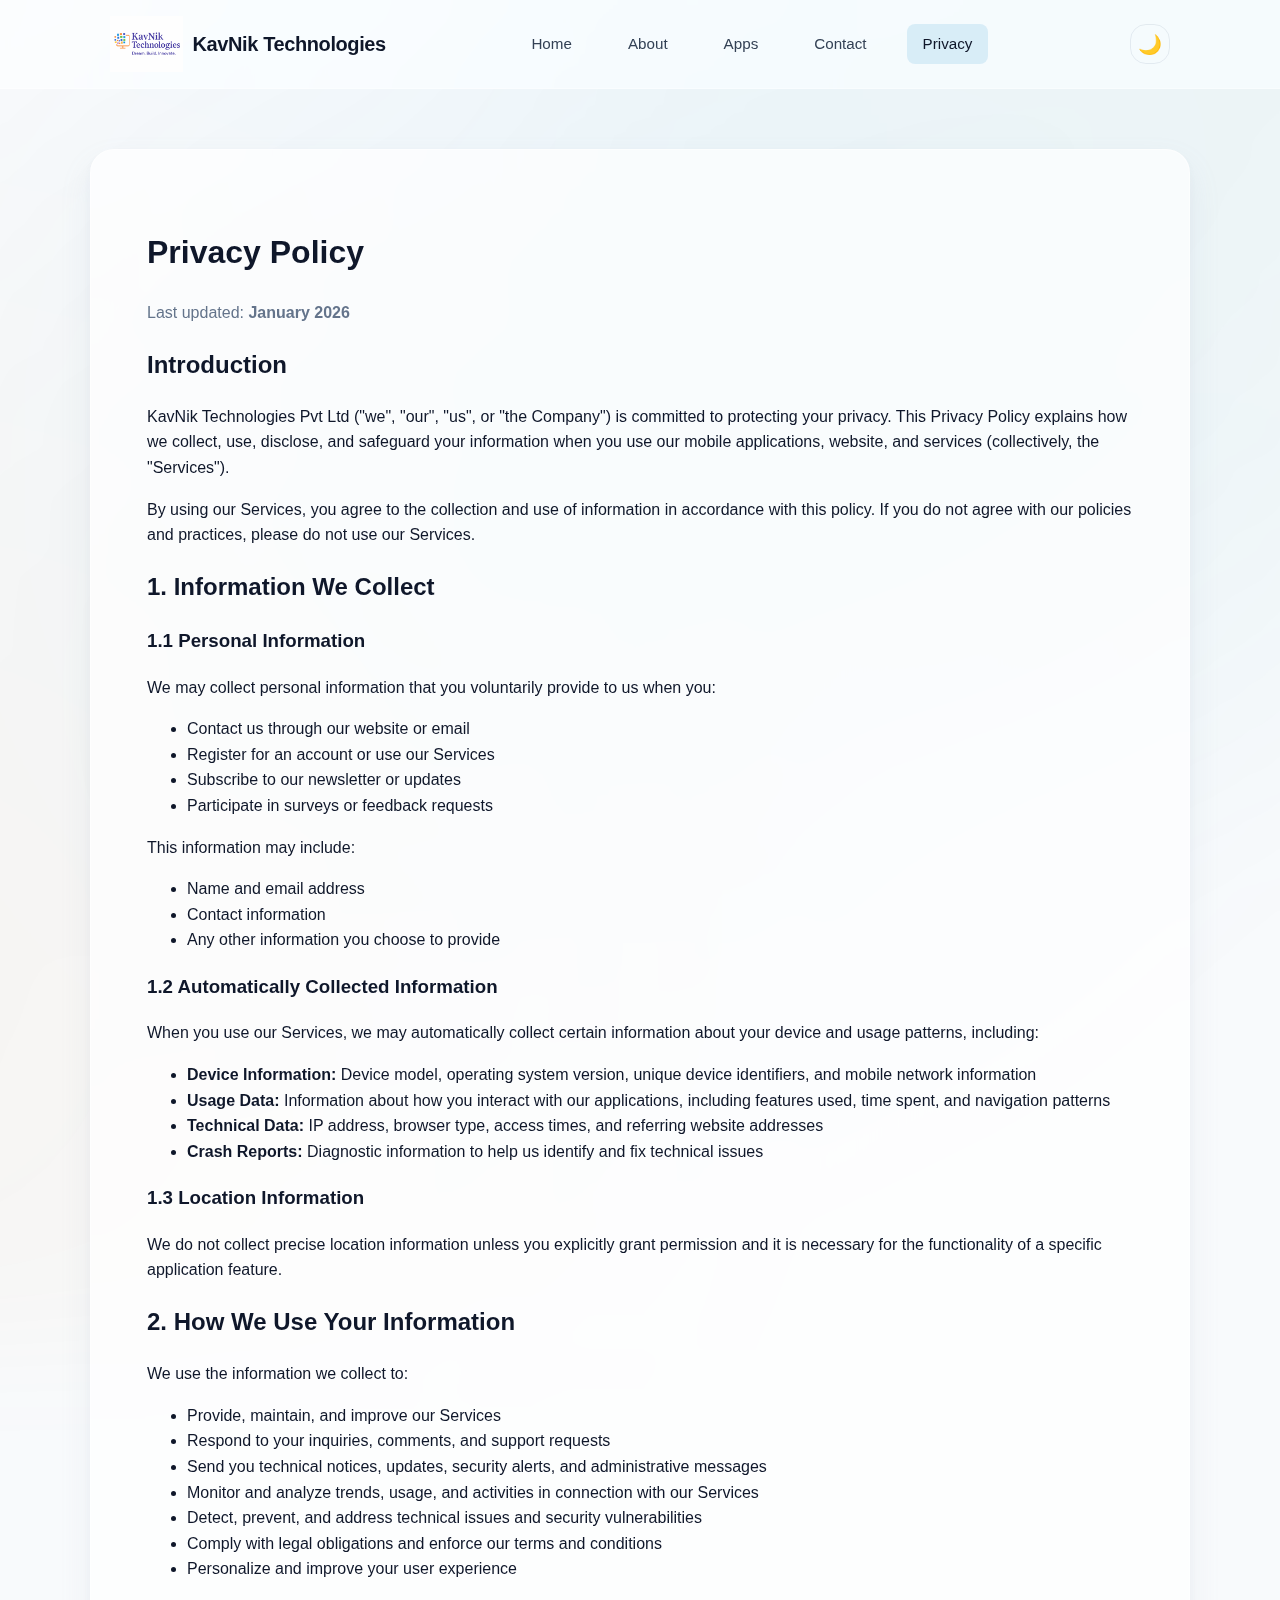
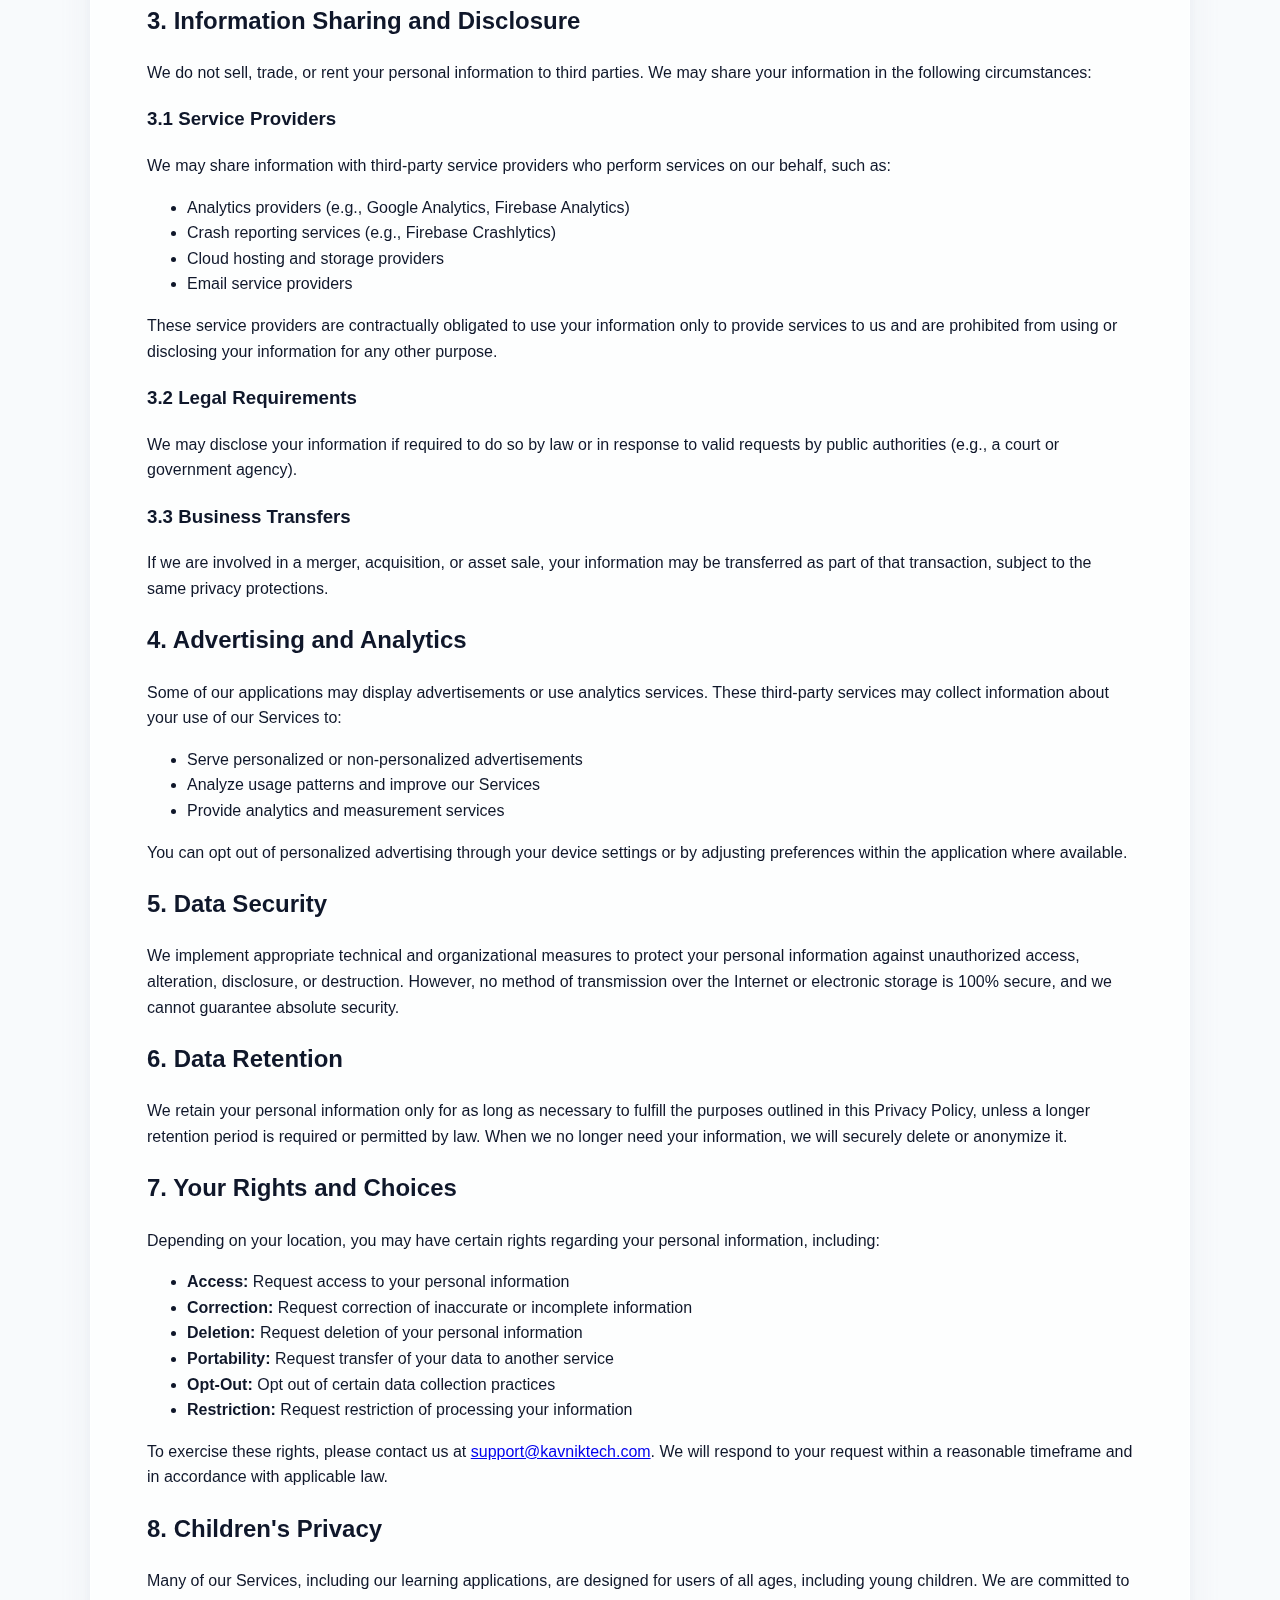
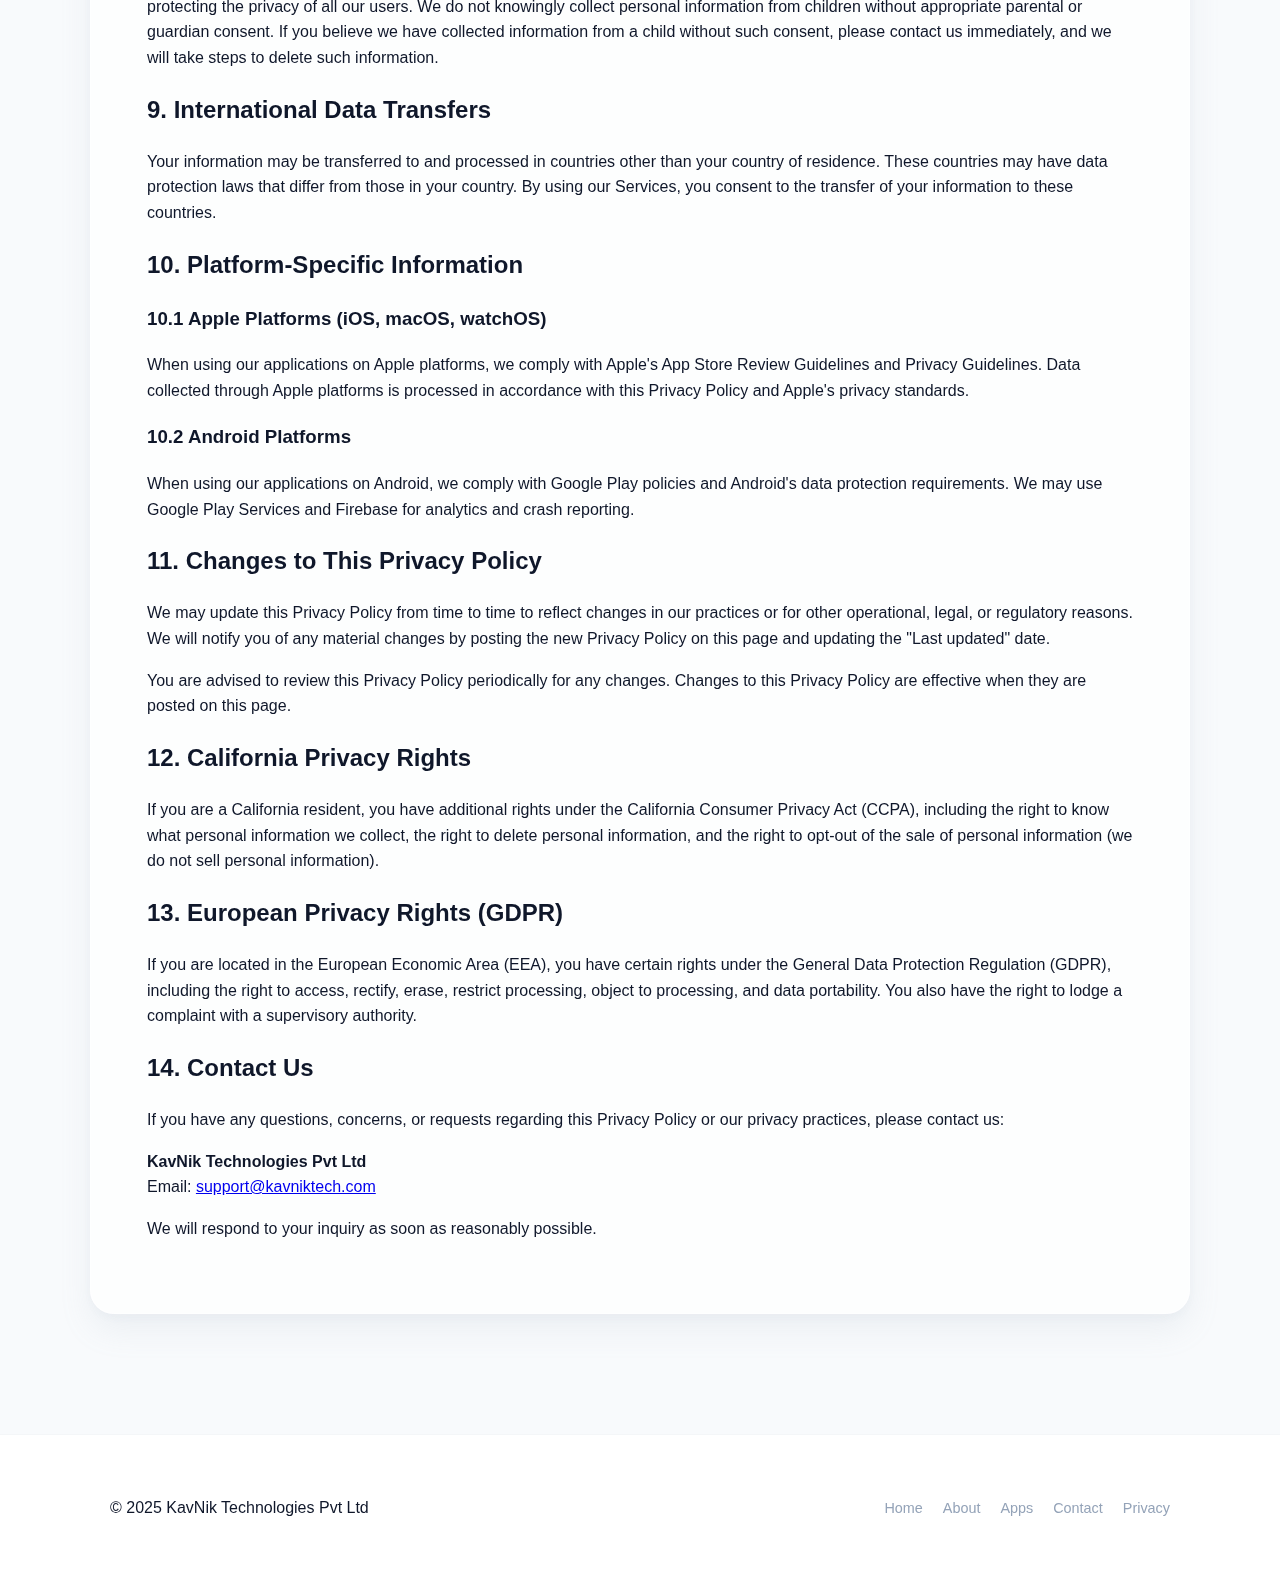
<file: privacy.html>
<!doctype html>
<html lang="en">
<head>
  <meta charset="utf-8" />
  <meta name="viewport" content="width=device-width,initial-scale=1" />
  <title>Privacy Policy — KavNik Technologies</title>
  <meta name="description" content="Privacy policy for KavNik Technologies — how we collect, use, and protect your information across our website and apps." />
  <link rel="canonical" href="https://www.kavniktech.com/privacy.html" />
  <link rel="icon" href="assets/images/kavnik-technologies-logo.png" type="image/png" />
  <meta property="og:type" content="website" />
  <meta property="og:url" content="https://www.kavniktech.com/privacy.html" />
  <meta property="og:title" content="Privacy Policy — KavNik Technologies" />
  <meta name="twitter:card" content="summary" />
  <meta name="twitter:title" content="Privacy Policy — KavNik Technologies" />
  <link rel="stylesheet" href="assets/css/styles.css?v=4">
</head>
<body class="nk-root">
  <header class="nk-header">
    <div class="nk-container">
      <a class="nk-logo" href="index.html">
        <img src="assets/images/kavnik-technologies-logo.png" alt="KavNik Technologies" class="nk-logo-img" width="40" height="40">
        <span class="nk-logo-text">KavNik Technologies</span>
      </a>
      <nav class="nk-nav">
        <a href="index.html">Home</a>
        <a href="about.html">About</a>
        <a href="apps/index.html">Apps</a>
        <a href="contact.html">Contact</a>
        <a href="privacy.html">Privacy</a>
      </nav>
      <button class="nk-theme-toggle" aria-label="Toggle theme">🌙</button>
      <button id="nav-toggle-5" class="nk-nav-toggle" aria-label="Toggle navigation">☰</button>
    </div>
  </header>

  <main>
    <section class="nk-section nk-privacy">
      <div class="nk-container nk-card fade-in">
        <h1>Privacy Policy</h1>
        <p class="muted">Last updated: <strong>January 2026</strong></p>

        <h2>Introduction</h2>
        <p>KavNik Technologies Pvt Ltd ("we", "our", "us", or "the Company") is committed to protecting your privacy. This Privacy Policy explains how we collect, use, disclose, and safeguard your information when you use our mobile applications, website, and services (collectively, the "Services").</p>
        <p>By using our Services, you agree to the collection and use of information in accordance with this policy. If you do not agree with our policies and practices, please do not use our Services.</p>

        <h2>1. Information We Collect</h2>
        <h3>1.1 Personal Information</h3>
        <p>We may collect personal information that you voluntarily provide to us when you:</p>
        <ul>
          <li>Contact us through our website or email</li>
          <li>Register for an account or use our Services</li>
          <li>Subscribe to our newsletter or updates</li>
          <li>Participate in surveys or feedback requests</li>
        </ul>
        <p>This information may include:</p>
        <ul>
          <li>Name and email address</li>
          <li>Contact information</li>
          <li>Any other information you choose to provide</li>
        </ul>

        <h3>1.2 Automatically Collected Information</h3>
        <p>When you use our Services, we may automatically collect certain information about your device and usage patterns, including:</p>
        <ul>
          <li><strong>Device Information:</strong> Device model, operating system version, unique device identifiers, and mobile network information</li>
          <li><strong>Usage Data:</strong> Information about how you interact with our applications, including features used, time spent, and navigation patterns</li>
          <li><strong>Technical Data:</strong> IP address, browser type, access times, and referring website addresses</li>
          <li><strong>Crash Reports:</strong> Diagnostic information to help us identify and fix technical issues</li>
        </ul>

        <h3>1.3 Location Information</h3>
        <p>We do not collect precise location information unless you explicitly grant permission and it is necessary for the functionality of a specific application feature.</p>

        <h2>2. How We Use Your Information</h2>
        <p>We use the information we collect to:</p>
        <ul>
          <li>Provide, maintain, and improve our Services</li>
          <li>Respond to your inquiries, comments, and support requests</li>
          <li>Send you technical notices, updates, security alerts, and administrative messages</li>
          <li>Monitor and analyze trends, usage, and activities in connection with our Services</li>
          <li>Detect, prevent, and address technical issues and security vulnerabilities</li>
          <li>Comply with legal obligations and enforce our terms and conditions</li>
          <li>Personalize and improve your user experience</li>
        </ul>

        <h2>3. Information Sharing and Disclosure</h2>
        <p>We do not sell, trade, or rent your personal information to third parties. We may share your information in the following circumstances:</p>

        <h3>3.1 Service Providers</h3>
        <p>We may share information with third-party service providers who perform services on our behalf, such as:</p>
        <ul>
          <li>Analytics providers (e.g., Google Analytics, Firebase Analytics)</li>
          <li>Crash reporting services (e.g., Firebase Crashlytics)</li>
          <li>Cloud hosting and storage providers</li>
          <li>Email service providers</li>
        </ul>
        <p>These service providers are contractually obligated to use your information only to provide services to us and are prohibited from using or disclosing your information for any other purpose.</p>

        <h3>3.2 Legal Requirements</h3>
        <p>We may disclose your information if required to do so by law or in response to valid requests by public authorities (e.g., a court or government agency).</p>

        <h3>3.3 Business Transfers</h3>
        <p>If we are involved in a merger, acquisition, or asset sale, your information may be transferred as part of that transaction, subject to the same privacy protections.</p>

        <h2>4. Advertising and Analytics</h2>
        <p>Some of our applications may display advertisements or use analytics services. These third-party services may collect information about your use of our Services to:</p>
        <ul>
          <li>Serve personalized or non-personalized advertisements</li>
          <li>Analyze usage patterns and improve our Services</li>
          <li>Provide analytics and measurement services</li>
        </ul>
        <p>You can opt out of personalized advertising through your device settings or by adjusting preferences within the application where available.</p>

        <h2>5. Data Security</h2>
        <p>We implement appropriate technical and organizational measures to protect your personal information against unauthorized access, alteration, disclosure, or destruction. However, no method of transmission over the Internet or electronic storage is 100% secure, and we cannot guarantee absolute security.</p>

        <h2>6. Data Retention</h2>
        <p>We retain your personal information only for as long as necessary to fulfill the purposes outlined in this Privacy Policy, unless a longer retention period is required or permitted by law. When we no longer need your information, we will securely delete or anonymize it.</p>

        <h2>7. Your Rights and Choices</h2>
        <p>Depending on your location, you may have certain rights regarding your personal information, including:</p>
        <ul>
          <li><strong>Access:</strong> Request access to your personal information</li>
          <li><strong>Correction:</strong> Request correction of inaccurate or incomplete information</li>
          <li><strong>Deletion:</strong> Request deletion of your personal information</li>
          <li><strong>Portability:</strong> Request transfer of your data to another service</li>
          <li><strong>Opt-Out:</strong> Opt out of certain data collection practices</li>
          <li><strong>Restriction:</strong> Request restriction of processing your information</li>
        </ul>
        <p>To exercise these rights, please contact us at <a data-em="support" data-dom="kavniktech.com" href="#">[email]</a>. We will respond to your request within a reasonable timeframe and in accordance with applicable law.</p>

        <h2>8. Children's Privacy</h2>
        <p>Many of our Services, including our learning applications, are designed for users of all ages, including young children. We are committed to protecting the privacy of all our users. We do not knowingly collect personal information from children without appropriate parental or guardian consent. If you believe we have collected information from a child without such consent, please contact us immediately, and we will take steps to delete such information.</p>

        <h2>9. International Data Transfers</h2>
        <p>Your information may be transferred to and processed in countries other than your country of residence. These countries may have data protection laws that differ from those in your country. By using our Services, you consent to the transfer of your information to these countries.</p>

        <h2>10. Platform-Specific Information</h2>
        <h3>10.1 Apple Platforms (iOS, macOS, watchOS)</h3>
        <p>When using our applications on Apple platforms, we comply with Apple's App Store Review Guidelines and Privacy Guidelines. Data collected through Apple platforms is processed in accordance with this Privacy Policy and Apple's privacy standards.</p>

        <h3>10.2 Android Platforms</h3>
        <p>When using our applications on Android, we comply with Google Play policies and Android's data protection requirements. We may use Google Play Services and Firebase for analytics and crash reporting.</p>

        <h2>11. Changes to This Privacy Policy</h2>
        <p>We may update this Privacy Policy from time to time to reflect changes in our practices or for other operational, legal, or regulatory reasons. We will notify you of any material changes by posting the new Privacy Policy on this page and updating the "Last updated" date.</p>
        <p>You are advised to review this Privacy Policy periodically for any changes. Changes to this Privacy Policy are effective when they are posted on this page.</p>

        <h2>12. California Privacy Rights</h2>
        <p>If you are a California resident, you have additional rights under the California Consumer Privacy Act (CCPA), including the right to know what personal information we collect, the right to delete personal information, and the right to opt-out of the sale of personal information (we do not sell personal information).</p>

        <h2>13. European Privacy Rights (GDPR)</h2>
        <p>If you are located in the European Economic Area (EEA), you have certain rights under the General Data Protection Regulation (GDPR), including the right to access, rectify, erase, restrict processing, object to processing, and data portability. You also have the right to lodge a complaint with a supervisory authority.</p>

        <h2>14. Contact Us</h2>
        <p>If you have any questions, concerns, or requests regarding this Privacy Policy or our privacy practices, please contact us:</p>
        <p>
          <strong>KavNik Technologies Pvt Ltd</strong><br>
          Email: <a data-em="support" data-dom="kavniktech.com" href="#">[email]</a>
        </p>
        <p>We will respond to your inquiry as soon as reasonably possible.</p>
      </div>
    </section>
  </main>

  <footer class="nk-footer">
    <div class="nk-container nk-footer-grid">
      <div>© 2025 KavNik Technologies Pvt Ltd</div>
      <nav class="nk-footer-nav">
        <a href="index.html">Home</a>
        <a href="about.html">About</a>
        <a href="apps/index.html">Apps</a>
        <a href="contact.html">Contact</a>
        <a href="privacy.html">Privacy</a>
      </nav>
    </div>
  </footer>
  <script src="assets/js/scripts.js?v=4"></script>
</body>
</html>
</file>
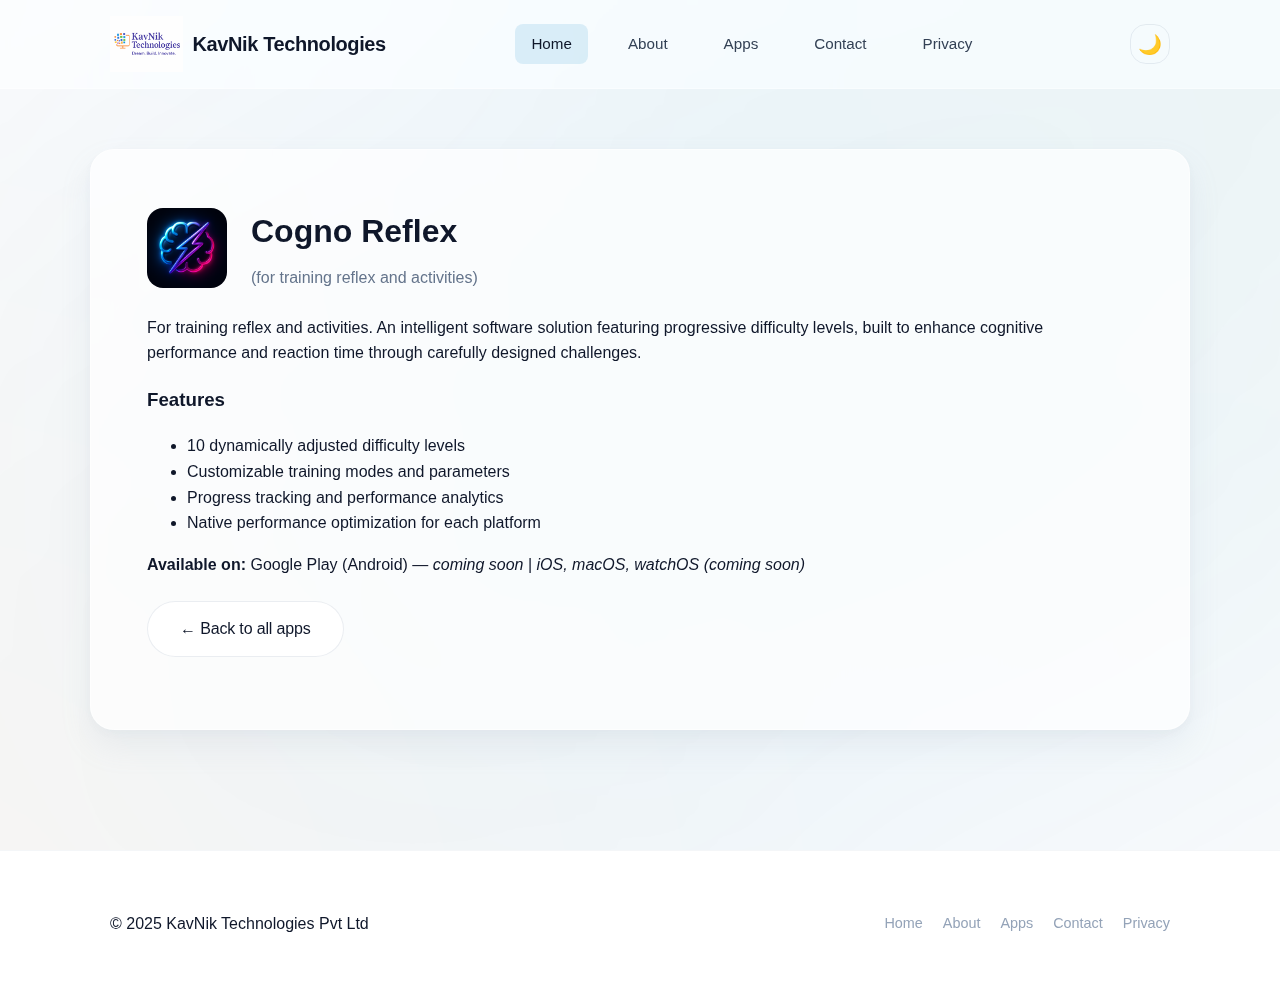
<file: apps/cogno-reflex.html>
<!doctype html>
<html lang="en">
<head>
  <meta charset="utf-8" />
  <meta name="viewport" content="width=device-width,initial-scale=1" />
  <title>Cogno Reflex — KavNik Technologies</title>
  <meta name="description" content="For training reflex and activities. Progressive difficulty levels for cognitive performance and reaction time." />
  <link rel="canonical" href="https://www.kavniktech.com/apps/cogno-reflex.html" />
  <link rel="icon" href="../assets/images/kavnik-technologies-logo.png" type="image/png" />
  <meta property="og:url" content="https://www.kavniktech.com/apps/cogno-reflex.html" />
  <meta property="og:title" content="Cogno Reflex — KavNik Technologies" />
  <meta property="og:description" content="For training reflex and activities. Progressive difficulty levels for cognitive performance and reaction time." />
  <meta name="twitter:card" content="summary" />
  <meta name="twitter:title" content="Cogno Reflex — KavNik Technologies" />
  <link rel="stylesheet" href="../assets/css/styles.css?v=4">
</head>
<body class="nk-root">
  <header class="nk-header">
    <div class="nk-container">
      <a class="nk-logo" href="../index.html">
        <img src="../assets/images/kavnik-technologies-logo.png" alt="KavNik Technologies" class="nk-logo-img" width="40" height="40">
        <span class="nk-logo-text">KavNik Technologies</span>
      </a>
      <nav class="nk-nav">
        <a href="../index.html">Home</a>
        <a href="../about.html">About</a>
        <a href="index.html">Apps</a>
        <a href="../contact.html">Contact</a>
        <a href="../privacy.html">Privacy</a>
      </nav>
      <button class="nk-theme-toggle" aria-label="Toggle theme">🌙</button>
      <button class="nk-nav-toggle" aria-label="Toggle navigation">☰</button>
    </div>
  </header>

  <main>
    <section class="nk-section nk-apps">
      <div class="nk-container nk-card fade-in">
        <div class="app-detail-header" style="display: flex; align-items: center; gap: 24px; margin-bottom: 24px;">
          <img src="../assets/images/cogno-reflex-icon.png" alt="Cogno Reflex" width="80" height="80" style="border-radius: 16px;">
          <div>
            <h1 style="margin: 0 0 8px;">Cogno Reflex</h1>
            <p class="muted" style="margin: 0;">(for training reflex and activities)</p>
          </div>
        </div>

        <p>For training reflex and activities. An intelligent software solution featuring progressive difficulty levels, built to enhance cognitive performance and reaction time through carefully designed challenges.</p>

        <h3>Features</h3>
        <ul>
          <li>10 dynamically adjusted difficulty levels</li>
          <li>Customizable training modes and parameters</li>
          <li>Progress tracking and performance analytics</li>
          <li>Native performance optimization for each platform</li>
        </ul>

        <p><strong>Available on:</strong> <span>Google Play (Android) — <em>coming soon</em></span> | <em>iOS, macOS, watchOS (coming soon)</em></p>

        <p style="margin-top: 24px;"><a href="index.html" class="btn outline">← Back to all apps</a></p>
      </div>
    </section>
  </main>

  <footer class="nk-footer">
    <div class="nk-container nk-footer-grid">
      <div>© 2025 KavNik Technologies Pvt Ltd</div>
      <nav class="nk-footer-nav">
        <a href="../index.html">Home</a>
        <a href="../about.html">About</a>
        <a href="index.html">Apps</a>
        <a href="../contact.html">Contact</a>
        <a href="../privacy.html">Privacy</a>
      </nav>
    </div>
  </footer>
  <script src="../assets/js/scripts.js?v=4"></script>
</body>
</html>
</file>
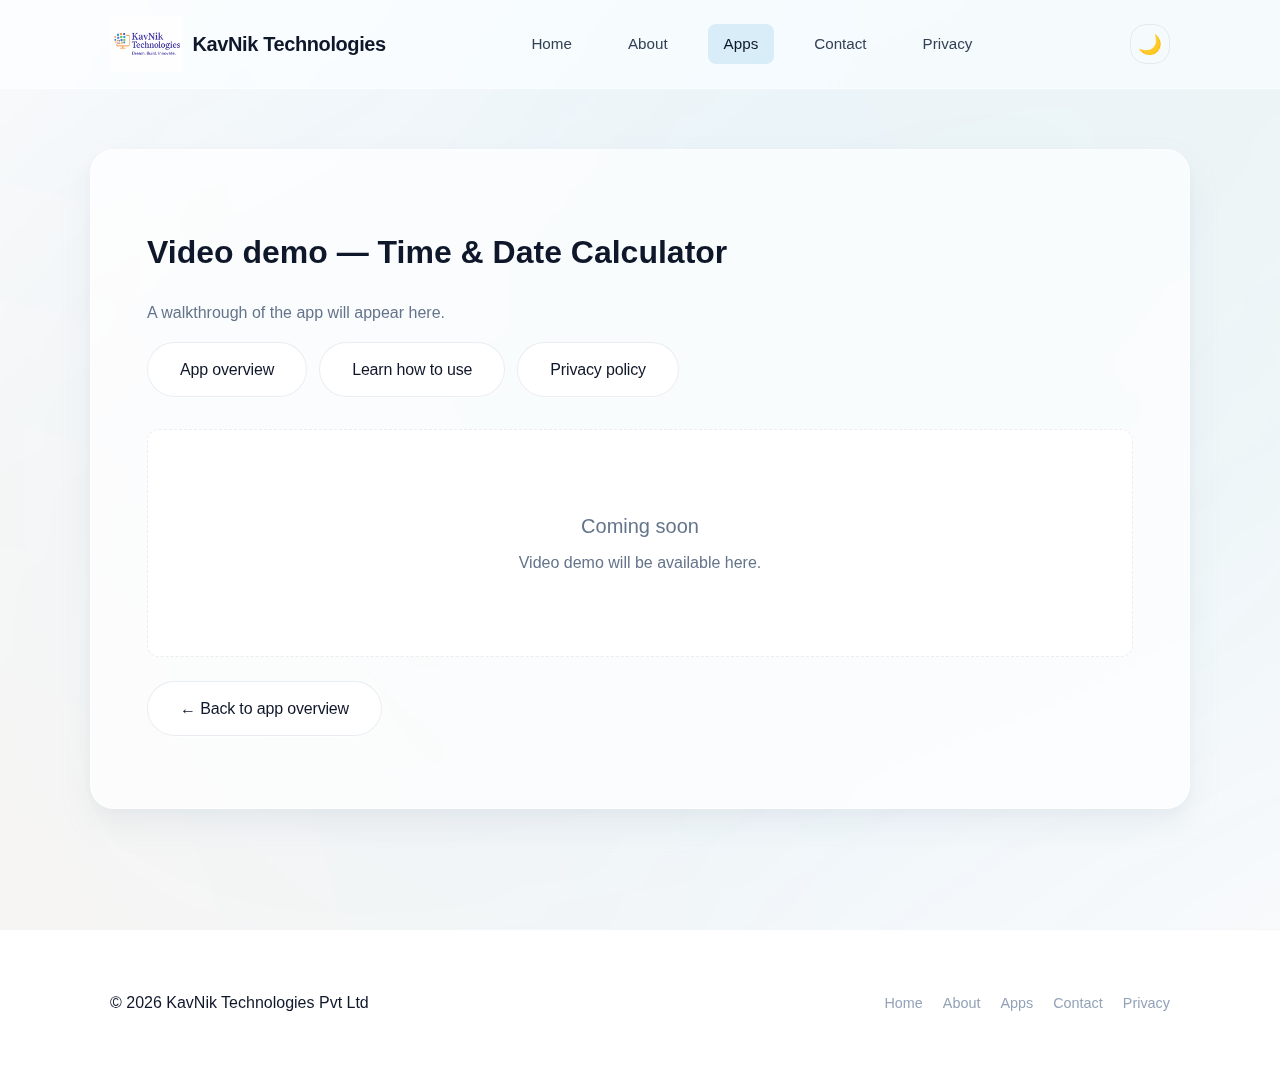
<file: apps/smart-time-date-calculator/demo.html>
<!doctype html>
<html lang="en">
<head>
  <meta charset="utf-8" />
  <meta name="viewport" content="width=device-width,initial-scale=1" />
  <title>Video demo — Time & Date Calculator</title>
  <meta name="description" content="Watch a demo of Time & Date Calculator." />
  <link rel="canonical" href="https://www.kavniktech.com/apps/smart-time-date-calculator/demo.html" />
  <link rel="icon" href="../../assets/images/kavnik-technologies-logo.png" type="image/png" />
  <link rel="stylesheet" href="../../assets/css/styles.css?v=4">
</head>
<body class="nk-root">
  <header class="nk-header">
    <div class="nk-container">
      <a class="nk-logo" href="../../index.html">
        <img src="../../assets/images/kavnik-technologies-logo.png" alt="KavNik Technologies" class="nk-logo-img" width="40" height="40">
        <span class="nk-logo-text">KavNik Technologies</span>
      </a>
      <nav class="nk-nav">
        <a href="../../index.html">Home</a>
        <a href="../../about.html">About</a>
        <a href="../index.html">Apps</a>
        <a href="../../contact.html">Contact</a>
        <a href="../../privacy.html">Privacy</a>
      </nav>
      <button class="nk-theme-toggle" aria-label="Toggle theme">🌙</button>
      <button class="nk-nav-toggle" aria-label="Toggle navigation">☰</button>
    </div>
  </header>

  <main>
    <section class="nk-section nk-apps">
      <div class="nk-container nk-card fade-in">
        <h1>Video demo — Time & Date Calculator</h1>
        <p class="muted">A walkthrough of the app will appear here.</p>

        <nav class="app-subnav" style="display: flex; flex-wrap: wrap; gap: 12px; margin-bottom: 32px;">
          <a href="index.html" class="btn outline">App overview</a>
          <a href="learn.html" class="btn outline">Learn how to use</a>
          <a href="privacy.html" class="btn outline">Privacy policy</a>
        </nav>

        <div class="video-placeholder" style="background: var(--bg-secondary); border: 1px dashed var(--border-color); border-radius: 12px; padding: 80px 24px; text-align: center; color: var(--text-muted); margin: 24px 0;">
          <p style="font-size: 1.25rem; margin: 0 0 8px;">Coming soon</p>
          <p style="margin: 0;">Video demo will be available here.</p>
        </div>

        <p style="margin-top: 24px;"><a href="index.html" class="btn outline">← Back to app overview</a></p>
      </div>
    </section>
  </main>

  <footer class="nk-footer">
    <div class="nk-container nk-footer-grid">
      <div>© 2026 KavNik Technologies Pvt Ltd</div>
      <nav class="nk-footer-nav">
        <a href="../../index.html">Home</a>
        <a href="../../about.html">About</a>
        <a href="../index.html">Apps</a>
        <a href="../../contact.html">Contact</a>
        <a href="../../privacy.html">Privacy</a>
      </nav>
    </div>
  </footer>
  <script src="../../assets/js/scripts.js?v=5"></script>
</body>
</html>
</file>
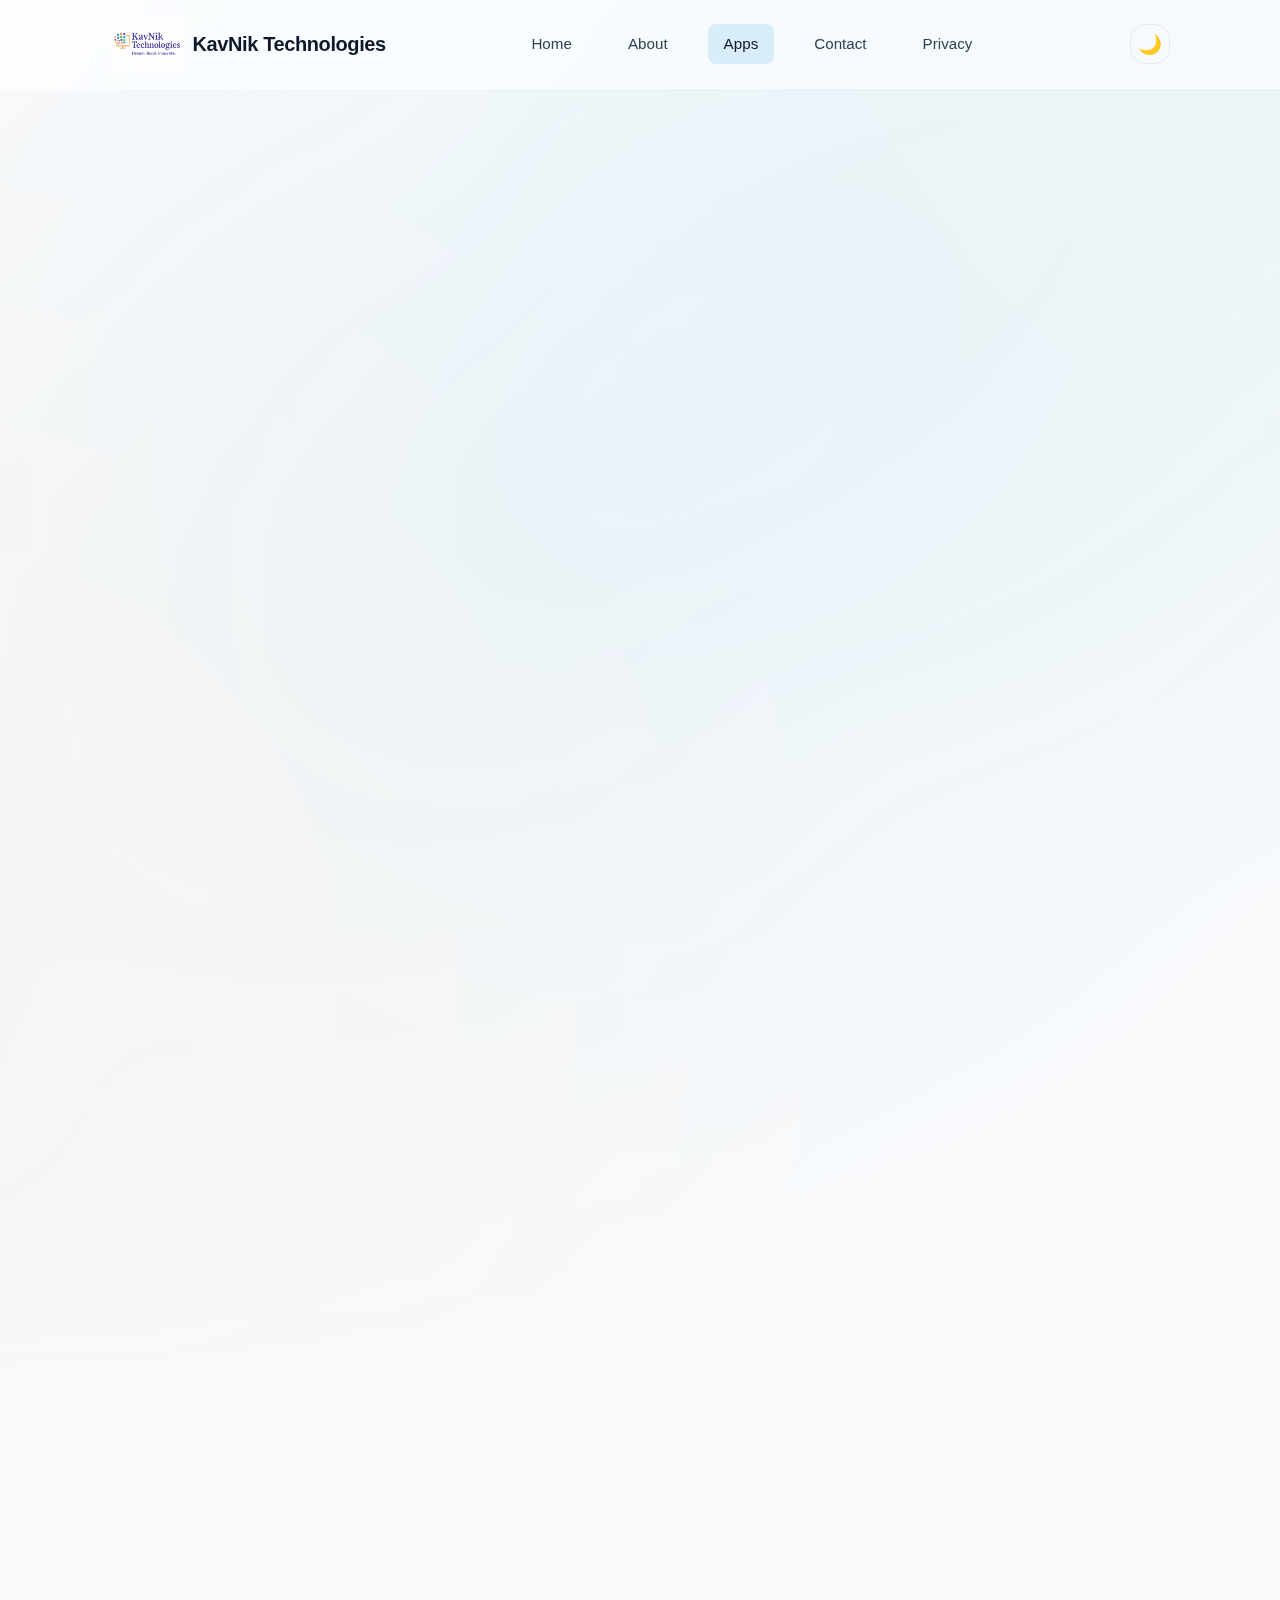
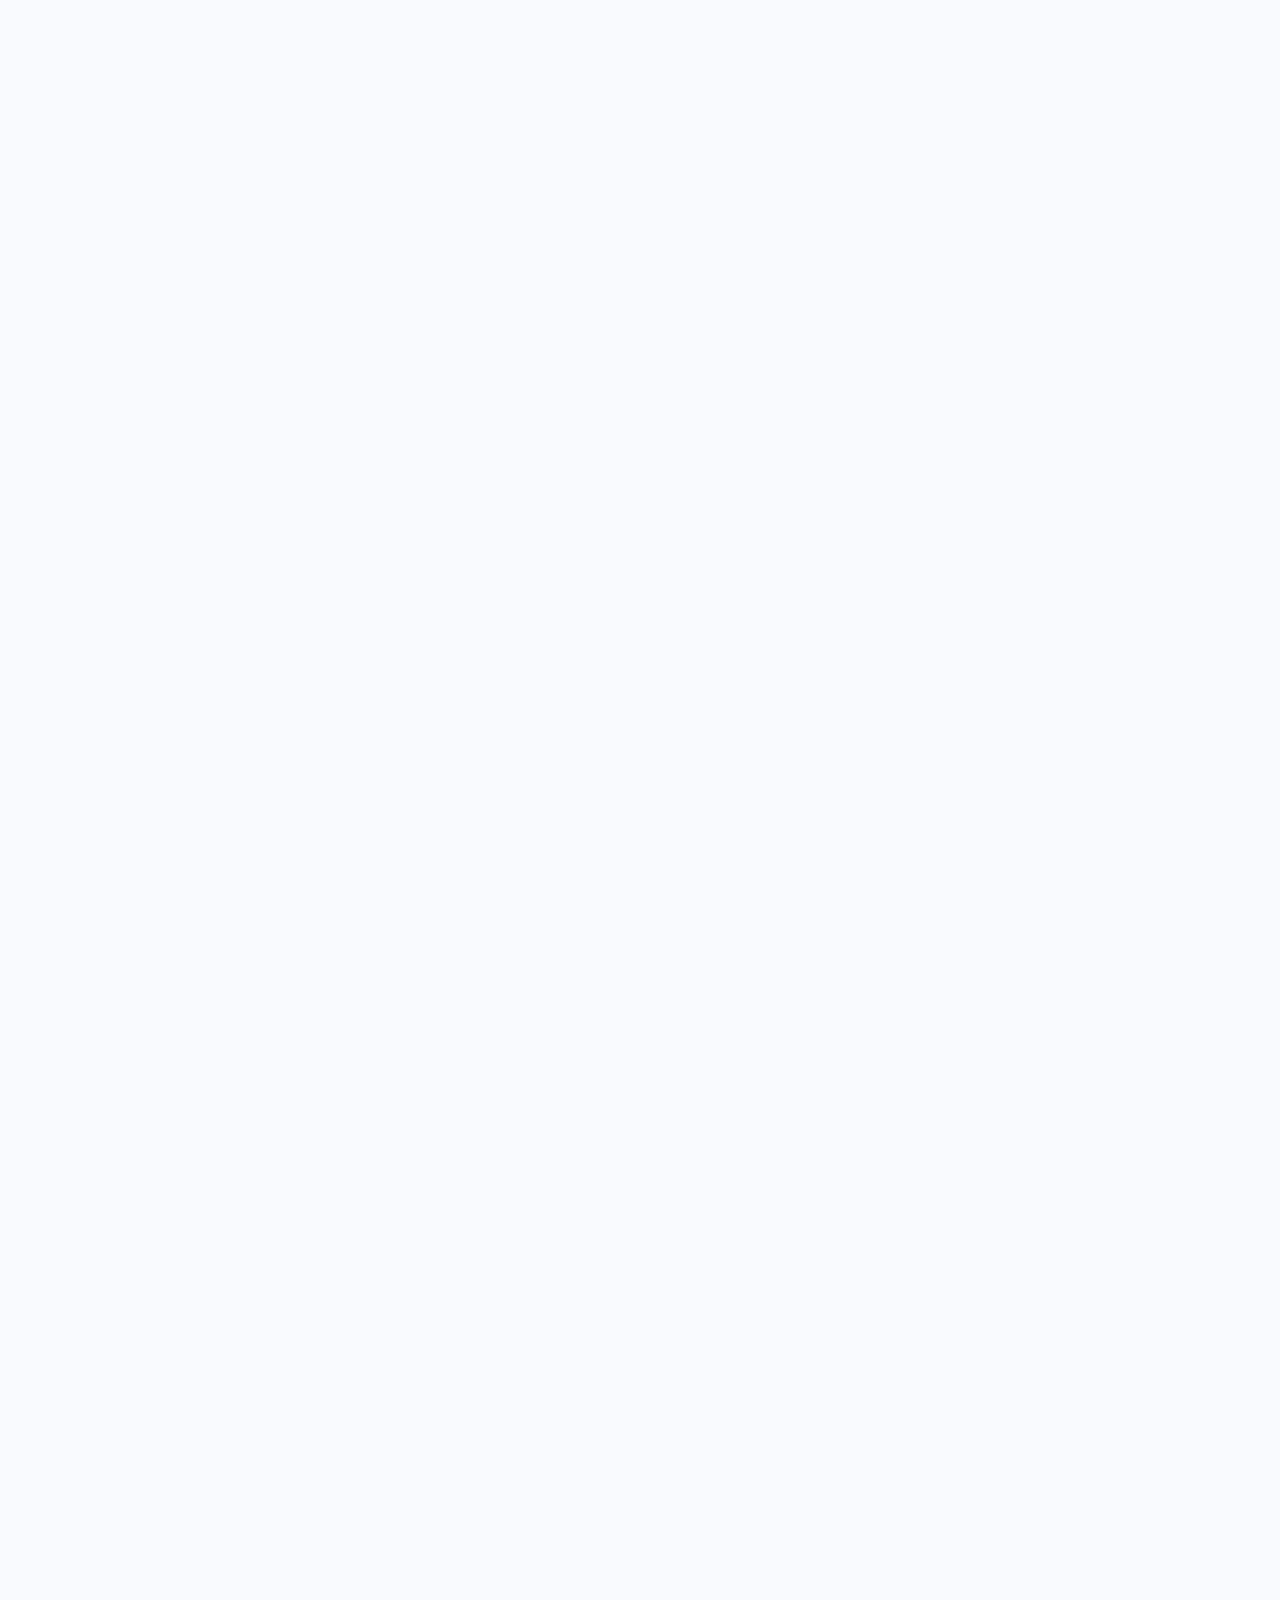
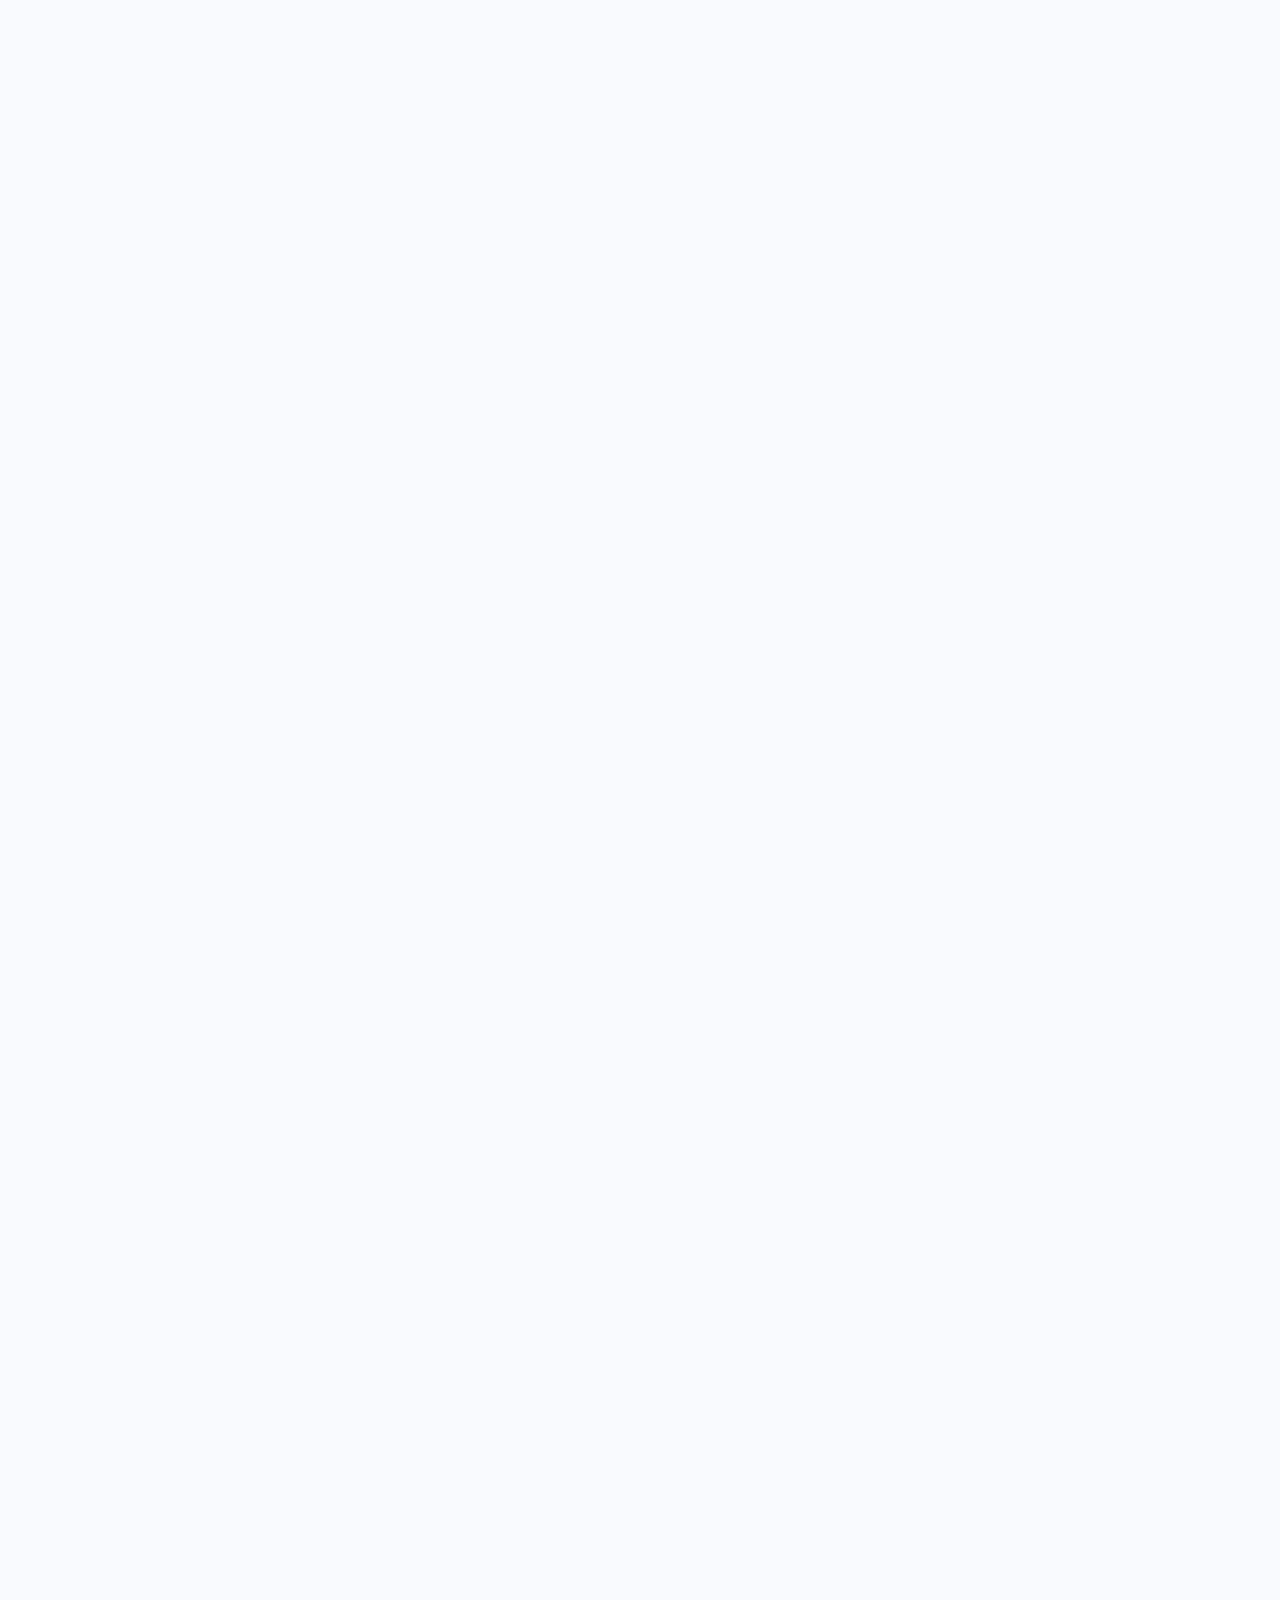
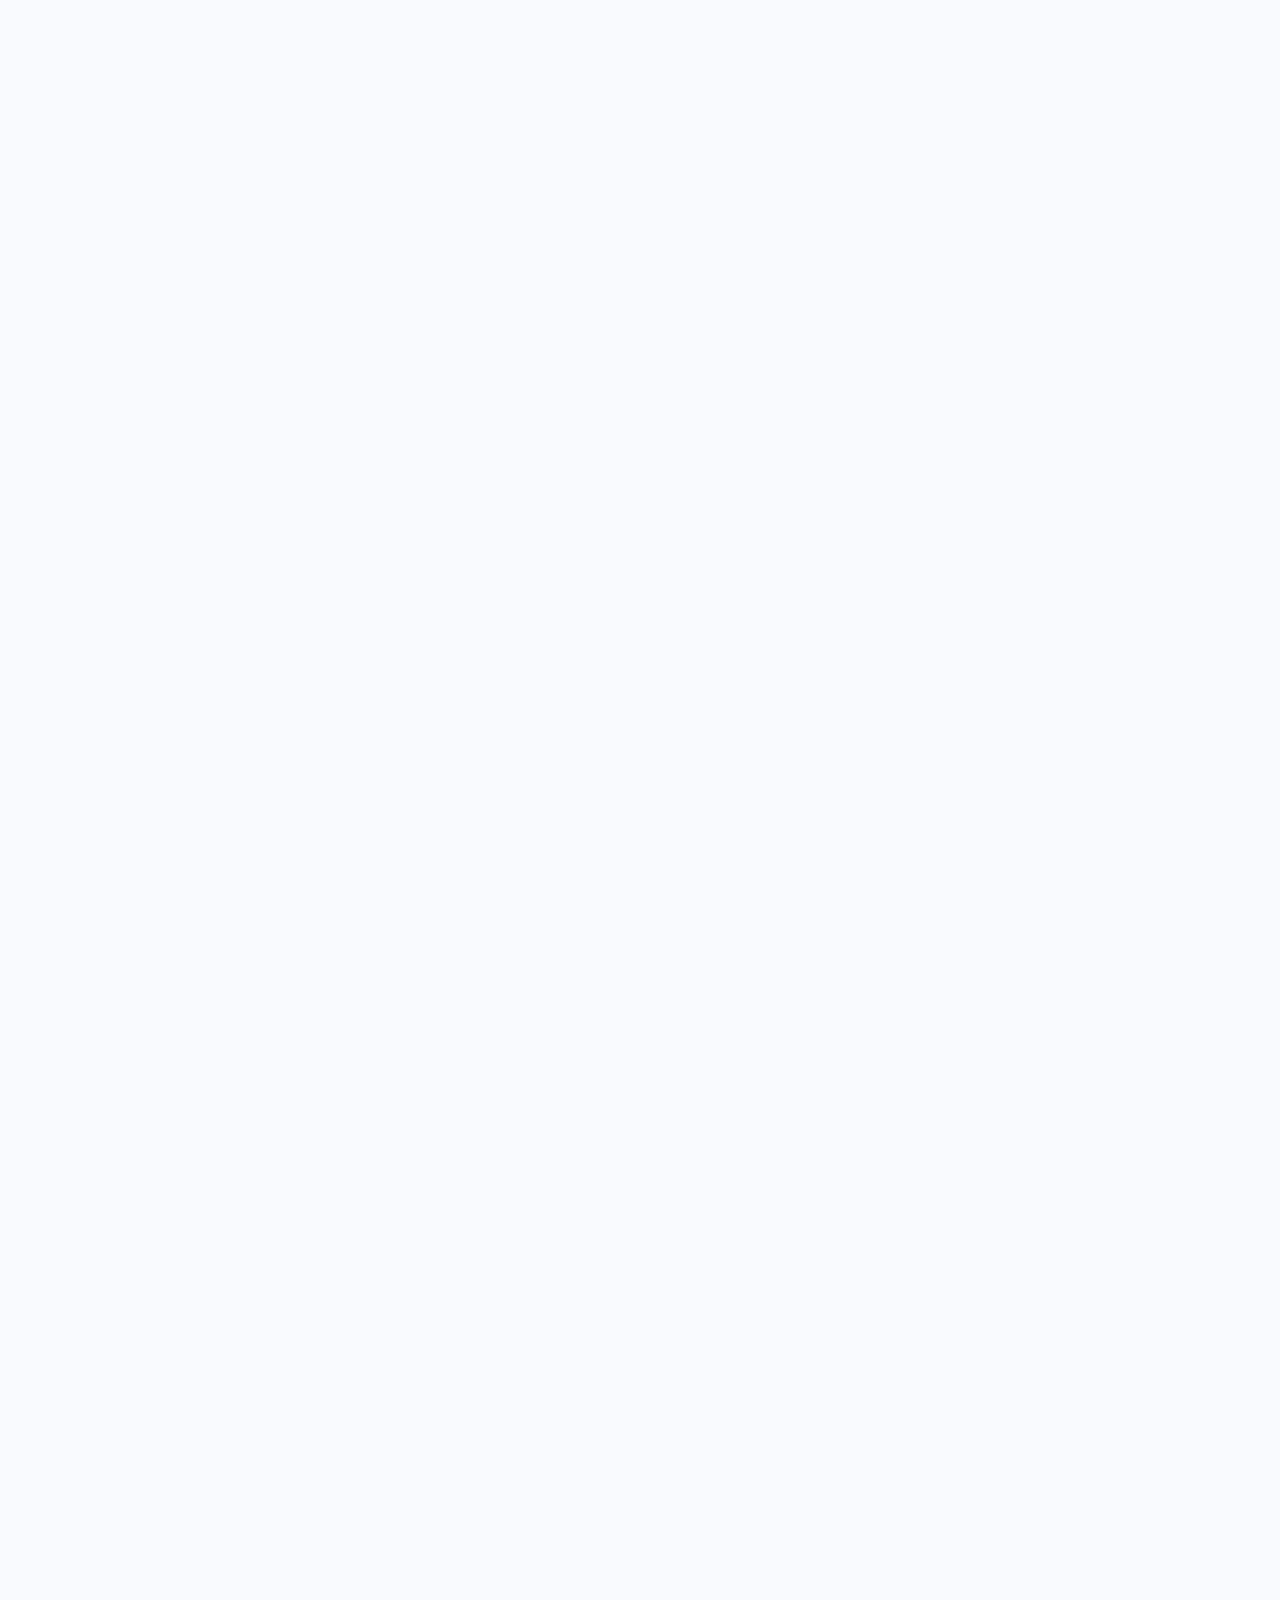
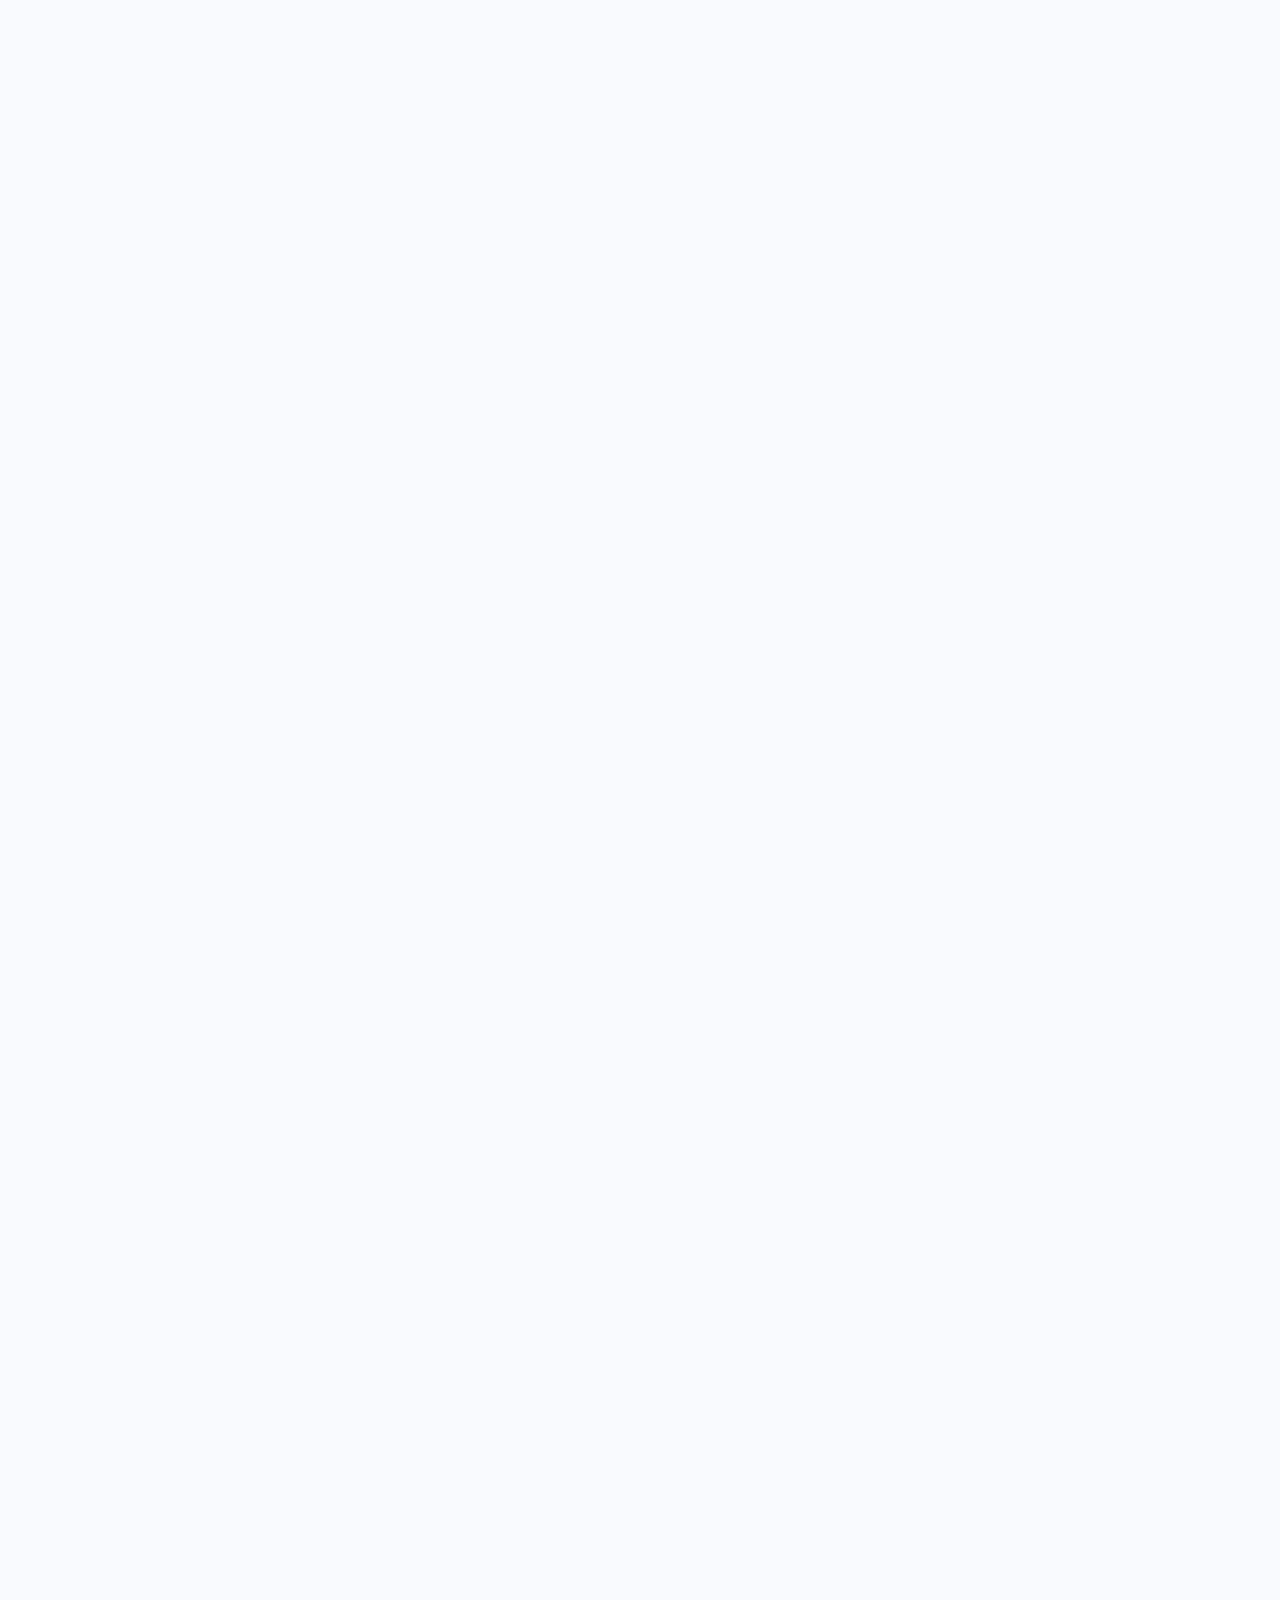
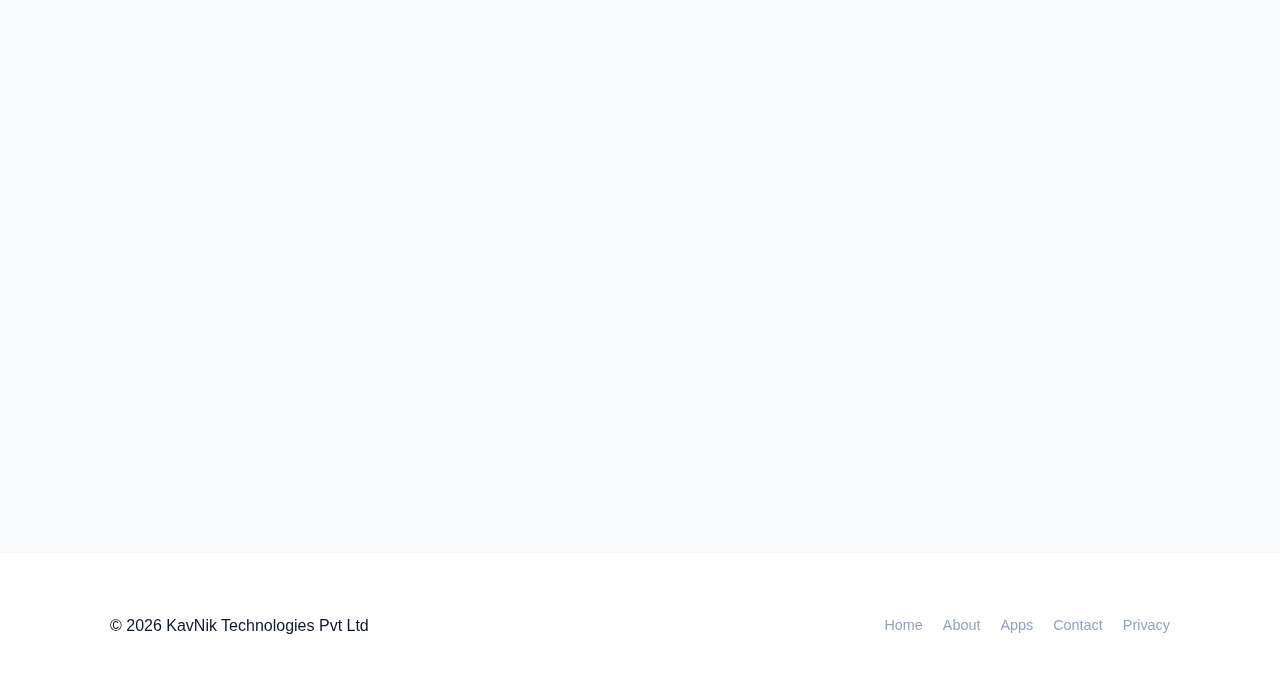
<file: apps/smart-time-date-calculator/learn.html>
<!doctype html>
<html lang="en">
<head>
  <meta charset="utf-8" />
  <meta name="viewport" content="width=device-width,initial-scale=1" />
  <title>Learn how to use — Time &amp; Date Calculator</title>
  <meta name="description" content="Complete step-by-step guide: every tab, screen, button, and flow in Time &amp; Date Calculator for Android." />
  <link rel="canonical" href="https://www.kavniktech.com/apps/smart-time-date-calculator/learn.html" />
  <link rel="icon" href="../../assets/images/kavnik-technologies-logo.png" type="image/png" />
  <link rel="stylesheet" href="../../assets/css/styles.css?v=4">
</head>
<body class="nk-root">
  <header class="nk-header">
    <div class="nk-container">
      <a class="nk-logo" href="../../index.html">
        <img src="../../assets/images/kavnik-technologies-logo.png" alt="KavNik Technologies" class="nk-logo-img" width="40" height="40">
        <span class="nk-logo-text">KavNik Technologies</span>
      </a>
      <nav class="nk-nav">
        <a href="../../index.html">Home</a>
        <a href="../../about.html">About</a>
        <a href="../index.html">Apps</a>
        <a href="../../contact.html">Contact</a>
        <a href="../../privacy.html">Privacy</a>
      </nav>
      <button class="nk-theme-toggle" aria-label="Toggle theme">🌙</button>
      <button class="nk-nav-toggle" aria-label="Toggle navigation">☰</button>
    </div>
  </header>

  <main>
    <section class="nk-section nk-apps">
      <div class="nk-container nk-card fade-in">
        <h1>Learn how to use Time &amp; Date Calculator</h1>
        <p class="muted">This page walks through <strong>every main feature</strong> of the Android app: which tab to open, what each button and control does, and how history, records, and Premium options behave. Minor labels may change slightly between app versions—if something looks different on your phone, use the on-screen text as the final word.</p>

        <nav class="app-subnav" style="display: flex; flex-wrap: wrap; gap: 12px; margin-bottom: 32px;">
          <a href="index.html" class="btn outline">App overview</a>
          <a href="demo.html" class="btn outline">Video demo</a>
          <a href="privacy.html" class="btn outline">Privacy policy</a>
          <a href="terms-of-service.html" class="btn outline">Terms of Service</a>
        </nav>

        <h2 id="toc">On this page</h2>
        <ul>
          <li><a href="#home-nav">Home screen &amp; bottom navigation</a></li>
          <li><a href="#time-tab">Time Calculators tab (list of tools)</a></li>
          <li><a href="#smart-time">Smart Time Calculator — keypad &amp; toolbar</a></li>
          <li><a href="#aviation">Aviation Forecast — every control</a></li>
          <li><a href="#calc">Calculator (arithmetic) — keypad &amp; toolbar</a></li>
          <li><a href="#date-tab">Date Tools tab — all four tools</a></li>
          <li><a href="#utilities">Utilities — Time Zone &amp; Countdown</a></li>
          <li><a href="#settings">Settings, Premium, feedback &amp; licenses</a></li>
          <li><a href="#history-export">History, Records &amp; export (Premium)</a></li>
          <li><a href="#tips">Messages, validation &amp; navigation tips</a></li>
        </ul>

        <h2 id="home-nav">Home screen &amp; bottom navigation</h2>
        <ol>
          <li>From your device, open the app <strong>Time &amp; Date Calculator</strong>.</li>
          <li>At the <strong>bottom</strong> of the screen you will see four destinations. Tap one to switch the whole “home” area:
            <ul>
              <li><strong>Time Calculators</strong> — opens a scrollable list of three tools in this order: <strong>Smart Time Calculator</strong>, <strong>Aviation Forecast</strong>, and <strong>Calculator</strong>.</li>
              <li><strong>Date Tools</strong> — opens a list of Date Calculator, Date Difference, Age Calculator, and Workdays Calculator.</li>
              <li><strong>Utilities</strong> — opens Time Zone Converter and Countdown Timer.</li>
              <li><strong>Settings</strong> — opens preferences, Premium entry, feedback, licenses, and related options.</li>
            </ul>
          </li>
          <li>Inside a tab, each tool is a <strong>row</strong> with a title, short subtitle, and a chevron (arrow) on the right. <strong>Tap anywhere on that row</strong> to open the tool.</li>
          <li>To go back from a tool to the list, use the <strong>Back</strong> gesture or the system Back button. You stay inside the same bottom tab until you switch tabs.</li>
          <li>At the <strong>top</strong>, the title bar shows the name of the current screen (for example “Aviation Forecast” or “Date Calculator”). On many tools you will also see <strong>icons</strong> on the right—history, overflow (⋮), or actions specific to that screen. Those are explained under each feature below.</li>
        </ol>

        <h2 id="time-tab">Time Calculators tab — what the list shows</h2>
        <p>After you tap <strong>Time Calculators</strong> on the bottom bar, you should see three entries in this order (same as in the app):</p>
        <ol>
          <li><strong>Smart Time Calculator</strong> — subtitle describes add, subtract, multiply &amp; divide time.</li>
          <li><strong>Aviation Forecast</strong> — subtitle describes forecasting component life &amp; dates.</li>
          <li><strong>Calculator</strong> — subtitle describes standard arithmetic.</li>
        </ol>
        <p>Tap the row you need; the sections below follow the <strong>same order as the list</strong>: Smart Time first, then Aviation Forecast, then Calculator.</p>

        <h2 id="smart-time">Smart Time Calculator</h2>
        <h3>Open the screen</h3>
        <ol>
          <li>Tap <strong>Time Calculators</strong> → <strong>Smart Time Calculator</strong> (first row in the list).</li>
        </ol>
        <h3>Top toolbar icons (left to right)</h3>
        <p>Below the title bar, a row of icon buttons typically includes:</p>
        <ul>
          <li><strong>Delete (clear)</strong> — clears the current calculation / display so you can start fresh.</li>
          <li><strong>Create Record</strong> — opens a flow to save the current work into a <strong>Record</strong> (grouped entry) when you use that feature.</li>
          <li><strong>History</strong> — opens <strong>Smart Time Calculator history</strong> (past expressions and results). From history you may open an item or use <strong>Edit</strong> where Premium allows reloading into the calculator.</li>
          <li><strong>Backspace</strong> — removes the last input step, like a traditional calculator.</li>
        </ul>
        <h3>Overflow menu (⋮) — layout (Premium)</h3>
        <ol>
          <li>Tap <strong>⋮</strong> (three vertical dots) in the top bar.</li>
          <li>You will see layout options. <strong>Basic layout</strong> focuses on addition and subtraction of time. <strong>Full layout</strong> adds <strong>multiplication and division</strong> for time.</li>
          <li>If you are on the free tier, switching to Full layout may show an <strong>Unlock Premium</strong> dialog; Premium users can toggle the switch directly.</li>
        </ol>
        <h3>Keypad — digits and operations</h3>
        <ul>
          <li>Tap digits <strong>0–9</strong> to build time values as prompted by the display.</li>
          <li>In <strong>Basic layout</strong>, use the <strong>minus</strong> and <strong>plus</strong> icons for subtraction and addition operations.</li>
          <li>In <strong>Full layout</strong> (Premium), additional operator buttons appear for <strong>multiplication</strong> and <strong>division</strong>.</li>
          <li>Tap <strong>=</strong> (equals) to complete the calculation. A valid result is typically saved into <strong>history</strong> automatically when the app is configured to do so.</li>
        </ul>
        <h3>Records screen (optional)</h3>
        <p>If you use <strong>Create Record</strong>, follow the sheet or dialog: enter the details requested, then confirm. You can open <strong>Records</strong> from navigation where the app provides it (often alongside History) to browse saved record groups.</p>

        <h2 id="aviation">Aviation Forecast — Time mode &amp; Date mode</h2>
        <h3>Open the screen</h3>
        <ol>
          <li>Tap <strong>Time Calculators</strong> → <strong>Aviation Forecast</strong> (second row in the list).</li>
        </ol>
        <h3>Switch between Time and Date</h3>
        <ol>
          <li>Near the top of the screen you will see a <strong>segmented control</strong> with two choices: <strong>Time</strong> and <strong>Date</strong>.</li>
          <li>Tap <strong>Time</strong> for hour-based (AF/ENG style) forecasting.</li>
          <li>Tap <strong>Date</strong> for calendar-based due dates and life remaining.</li>
        </ol>
        <h3>Time mode — fields, keypad, and Calculate</h3>
        <ol>
          <li>Time-sensitive fields open a <strong>custom time keypad</strong> (bottom sheet or overlay) when tapped—use it instead of the phone’s normal keyboard.</li>
          <li>Fill in the values labeled on your device (for example current AF/ENG hours, life expired, installed-at hours, inspection/servicing due at AF/ENG hours—wording follows your build).</li>
          <li>If shown, enter optional <strong>Component name</strong> and <strong>Tag</strong> so history entries are easy to recognize later.</li>
          <li>Tap the main action button <strong>Calculate</strong> (or equivalent primary button) to run the forecast.</li>
          <li>Read the result block on screen (e.g. current component hours, life remaining, due-at-hour figures—exact labels match the app).</li>
          <li>To see past runs: tap the <strong>History</strong> icon in the <strong>top app bar</strong> (if present) to open <strong>Time Forecast history</strong>. From there you can open an entry or use edit/export actions your version provides.</li>
        </ol>
        <h3>Date mode — base date, interval, and Calculate</h3>
        <ol>
          <li>Choose <strong>Manufacture date</strong> or <strong>Installed date</strong> using the on-screen selector (radio or chips—tap the option that matches your scenario).</li>
          <li>Set the <strong>base date</strong> using the date control (tap the field or calendar icon to open the date picker; confirm with <strong>OK</strong> where applicable).</li>
          <li>Enter the inspection/servicing interval as a <strong>number</strong> (decimals allowed) and pick the <strong>unit</strong>: Years, Months, Weeks, or Days.</li>
          <li>Add optional <strong>component name</strong> and <strong>tag</strong> if the form shows them.</li>
          <li>Tap <strong>Calculate</strong> to see the <strong>due date</strong> and <strong>life remaining</strong> (years, months, days as shown).</li>
          <li>Use the app bar <strong>History</strong> entry for <strong>Date forecast history</strong> when you need previous calculations. Time and Date histories are kept separately.</li>
        </ol>

        <h2 id="calc">Calculator (standard arithmetic)</h2>
        <h3>Open the screen</h3>
        <ol>
          <li>Tap <strong>Time Calculators</strong> → <strong>Calculator</strong> (third row in the list).</li>
        </ol>
        <h3>Top toolbar</h3>
        <p>Same pattern as Smart Time:</p>
        <ul>
          <li><strong>Delete / Clear</strong> — resets the expression.</li>
          <li><strong>Create Record</strong> — saves a named or grouped record when offered.</li>
          <li><strong>History</strong> — opens arithmetic history; you may reload an expression for editing (Premium paths may apply).</li>
          <li><strong>Backspace</strong> — deletes the last character or token.</li>
        </ul>
        <h3>Keypad</h3>
        <ul>
          <li>Use rows of number buttons and operators: typically <strong>%</strong>, parentheses <strong>( )</strong>, <strong>÷</strong>, <strong>×</strong>, <strong>−</strong>, <strong>+</strong>, and <strong>=</strong>.</li>
          <li>The upper area shows the <strong>expression</strong> line and the <strong>result</strong> line—watch both before you tap equals.</li>
          <li>This calculator is for <strong>plain numbers</strong>, not for time-of-day units (use Smart Time Calculator for that).</li>
        </ul>

        <h2 id="date-tab">Date Tools tab</h2>
        <p>Open <strong>Date Tools</strong> on the bottom bar, then choose one of the four rows below.</p>

        <h3>Date Calculator</h3>
        <ol>
          <li>Tap <strong>Date Calculator</strong>.</li>
          <li>Under <strong>Select Date</strong>, tap the <strong>Date</strong> field or the <strong>calendar icon</strong> on the right. A <strong>Date picker</strong> opens; choose a date and confirm with <strong>OK</strong> if shown.</li>
          <li>Under <strong>Time Units</strong>, tap <strong>Years</strong>, <strong>Months</strong>, <strong>Weeks</strong>, or <strong>Days</strong>. A <strong>numeric keypad bottom sheet</strong> appears: enter digits, use <strong>backspace</strong> or <strong>reset</strong> as offered, then use <strong>Next</strong> to move to the next field until you dismiss the sheet.</li>
          <li>Tap the <strong>trash / clear</strong> icon in the Time Units card header to <strong>Clear All</strong> unit fields at once.</li>
          <li>Use the segmented control <strong>Add</strong> / <strong>Subtract</strong> to choose whether to move the start date forward or backward in time.</li>
          <li>The <strong>Result</strong> card shows the new date in large text. It updates when your inputs are valid.</li>
          <li>Tap <strong>Save</strong> on the Result card to store a named snapshot; a dialog asks for a <strong>Name</strong>—enter it and confirm <strong>Save</strong> (subject to free/Premium limits).</li>
          <li>Open <strong>history</strong> from the top bar when the history icon is shown to review past date calculations.</li>
        </ol>

        <h3>Date Difference</h3>
        <ol>
          <li>Tap <strong>Date Difference</strong>.</li>
          <li><strong>Start Date</strong> — tap the date field or calendar icon to pick the start.</li>
          <li><strong>End Date</strong> — same for the end (the app may adjust if start and end would be identical).</li>
          <li>If your build shows <strong>Include time</strong>, use the <strong>Switch</strong> to include time-of-day; then use the <strong>time</strong> fields and clock icons for <strong>Start</strong> and <strong>End</strong>.</li>
          <li>The difference updates as you change inputs (no separate “Calculate” on many builds).</li>
          <li>Use <strong>Save</strong> or history actions when visible to keep or recall results.</li>
        </ol>

        <h3>Age Calculator</h3>
        <ol>
          <li>Tap <strong>Age Calculator</strong>.</li>
          <li>You start on a <strong>Dashboard</strong> that lists saved people or birthdays (if you have created any).</li>
          <li>Use the in-screen control (often a <strong>+</strong> button or “add” action) to open <strong>Create</strong>: enter a <strong>name</strong> and <strong>birth date</strong> via the date picker, then save.</li>
          <li>Tap a person to open <strong>Detail</strong> view: see age in years, months, and days relative to a reference date, and any milestone or extra panels your version provides.</li>
          <li>Use <strong>Back</strong> to return to the dashboard; the top title may change between “Age Calculator” and context-specific titles.</li>
          <li><strong>History</strong> from the app bar opens <strong>Age Calculator history</strong> when that route is available from the current context.</li>
        </ol>

        <h3>Workdays Calculator</h3>
        <ol>
          <li>Tap <strong>Workdays Calculator</strong>.</li>
          <li><strong>Start Date</strong> — tap the field or calendar icon; optional <strong>presets</strong> may appear in a dropdown to jump to common dates.</li>
          <li><strong>End Date</strong> — same.</li>
          <li>Configure <strong>exclude weekends</strong> and any <strong>excluded weekdays</strong> or <strong>holidays</strong> your screen shows (switches, lists, or add-holiday buttons—follow on-screen labels).</li>
          <li>Scroll to the <strong>result</strong> section; the count of workdays updates when inputs are valid.</li>
          <li>Use <strong>Save</strong> or history if shown to store or revisit results.</li>
        </ol>

        <h2 id="utilities">Utilities tab</h2>

        <h3>Time Zone Converter</h3>
        <ol>
          <li>Tap <strong>Utilities</strong> → <strong>Time Zone Converter</strong>.</li>
          <li><strong>From Time Zone</strong> — tap the trailing <strong>calendar/zone</strong> icon to open the source zone picker; select a region.</li>
          <li>Tap the centered <strong>Swap</strong> icon button to exchange “from” and “to” zones instantly.</li>
          <li><strong>To Time Zone</strong> — use the trailing icon to pick the target zone.</li>
          <li>Under <strong>Date &amp; Time</strong>, toggle <strong>Use Current Time</strong>:
            <ul>
              <li><strong>On</strong> — the app uses “now” (date and time fields dim or lock).</li>
              <li><strong>Off</strong> — tap <strong>Date</strong> and <strong>Time</strong> fields (and their icons) to set a specific moment to convert.</li>
            </ul>
          </li>
          <li>The <strong>Converted Time</strong> card shows the target date, time, and zone name/offset.</li>
          <li>Tap <strong>Save</strong> on that card to store the conversion; a dialog may ask for a name—confirm <strong>Save</strong> or <strong>Cancel</strong>.</li>
          <li>Open <strong>history</strong> from the top bar to browse past conversions.</li>
        </ol>

        <h3>Countdown Timer</h3>
        <ol>
          <li>Tap <strong>Utilities</strong> → <strong>Countdown Timer</strong>.</li>
          <li>At the top, the <strong>quick create</strong> card has: a <strong>name</strong> field, <strong>Date</strong> (calendar icon), <strong>Time</strong> (clock icon), and a full-width <strong>Create</strong> button. Fill them and tap <strong>Create</strong> to add a timer to the list.</li>
          <li>Below, under <strong>Active</strong>, each timer appears as a <strong>card</strong> with the name, target date/time, and remaining time (or <strong>Paused</strong> / <strong>Completed</strong>).</li>
          <li>Use the card’s actions to <strong>pause/resume</strong> (toggle) or <strong>delete</strong> (moves to history as deleted, depending on version).</li>
          <li>When a timer finishes, you may get a <strong>notification</strong> (grant notification permission if asked). A <strong>celebration</strong> overlay can appear—dismiss it to continue.</li>
          <li>Tap the <strong>History</strong> icon in the app bar (when shown) to open <strong>Countdown / timer history</strong>.</li>
          <li>To edit an existing timer, tap the card or edit action your UI provides—some builds navigate to an <strong>Update Timer</strong> screen with fields and save actions.</li>
        </ol>

        <h2 id="settings">Settings, Premium, feedback &amp; licenses</h2>
        <ol>
          <li>Tap <strong>Settings</strong> on the bottom bar.</li>
          <li>Use the <strong>search bar</strong> at the top to filter settings by keyword.</li>
          <li>If you are not Premium, a <strong>Premium status card</strong> may appear at the top—tap it to go to <strong>Go Premium</strong>.</li>
          <li>Scroll through <strong>grouped sections</strong> (cards). What each control does and where it applies:</li>
        </ol>

        <h3 id="settings-theme">Theme (light / dark / system)</h3>
        <p>Sets how the whole app looks: backgrounds, cards, text, and icons. <strong>Light</strong> is bright for daytime; <strong>Dark</strong> reduces glare at night. <strong>System</strong> follows Android’s display setting, so the app switches when you toggle dark mode in device settings. It does not change math or dates—only appearance.</p>

        <h3 id="settings-haptic-sound">Haptic feedback &amp; sound effects</h3>
        <p><strong>Haptic feedback</strong> adds short vibrations when you tap buttons, switches, or confirm pickers (where the app supports it). It only works if your phone has a vibration motor and system vibration isn’t disabled. It makes actions feel “confirmed” without changing results.</p>
        <p><strong>Sound effects</strong> are optional short UI sounds (for example calculator key taps or similar). They are separate from <strong>notification sounds</strong> for countdowns or alarms—those depend on Android notification channels and your device volume. Turning sounds off here does not silence system alerts.</p>

        <h3 id="settings-decimal-places">Decimal places</h3>
        <p>Controls how many digits appear <strong>after the decimal point</strong> in numeric results where the app formats fractions or precise values—typically in <strong>time math</strong>, <strong>Calculator</strong>, and related summaries. It does not change the underlying calculation; it changes <strong>rounding and display</strong> (and any text you copy or export that uses the same formatter).</p>
        <p><strong>Example:</strong> With 2 decimals you might see <code>1.25</code> hours; with 4 you might see <code>1.2500</code>. If you need more precision for mental checks, raise it; if you prefer cleaner numbers, lower it.</p>

        <h3 id="settings-date-format">Date format</h3>
        <p>Controls <strong>how calendar dates are written</strong> across the app: field labels, lists, history, records, and many export/share lines. Formats usually follow a <strong>regional pattern</strong> (order of day, month, year and separators like <code>/</code>, <code>.</code>, or <code>-</code>).</p>
        <p><strong>Where it shows up:</strong> date pickers, Smart Time and date tools, workdays, age, time-zone converter date rows, countdown target dates, and anywhere the app prints a full date.</p>
        <p><strong>Example:</strong> The same day might appear as <code>02/15/2026</code> (month first) or <code>15/02/2026</code> (day first), depending on your choice—pick the style that matches how you read dates locally to avoid misreading inputs.</p>

        <h3 id="settings-time-format">Time format</h3>
        <p>Chooses <strong>12-hour</strong> (with AM/PM) or <strong>24-hour</strong> for times shown in the UI and in many pickers.</p>
        <p><strong>Where it shows up:</strong> Smart Time inputs and results, Calculator time-related displays, time-zone converter, countdown timer targets and remaining time where formatted as clock time, aviation or other tools that show local times, and history lines that include a time of day.</p>
        <p><strong>Example:</strong> <code>1:30 PM</code> vs <code>13:30</code> for the same instant. Use 24-hour if you work across time zones or aviation-style schedules; use 12-hour if that’s what you’re used to day to day.</p>

        <h3 id="settings-first-day-week">First day of week</h3>
        <p>Sets which weekday starts the <strong>week row</strong> in calendar grids and week-oriented pickers—commonly <strong>Sunday</strong> (US-style) or <strong>Monday</strong> (ISO / many business calendars).</p>
        <p><strong>Where it affects:</strong> any full-month or week-strip calendar when choosing dates; highlighting “this week”; tools that think in weeks (for example skipping weekends in workdays uses Saturday/Sunday, but <em>which column is “first”</em> in the grid follows this setting).</p>
        <p><strong>Example:</strong> If Monday is first, the left column is Monday; if Sunday is first, Sunday is the first column—same dates, different layout, so your muscle memory for “tap the right column” stays consistent with your paper planner.</p>

        <h3 id="settings-default-screen">Default opening screen</h3>
        <p>Chooses which <strong>tab or starting route</strong> opens when you launch the app from the launcher (cold start). It saves repeated navigation if you always begin in one area—e.g. <strong>Time Calculators</strong> for Smart Time, <strong>Date Tools</strong> for differences, or <strong>Utilities</strong> for time zones. It does not change behavior inside a tool; only the first screen you land on.</p>

        <h3 id="settings-privacy-ads">Privacy &amp; ads consent</h3>
        <p>Where shown, these entries link to <strong>privacy choices</strong> or <strong>advertising consent</strong> flows required in your region (for example personalized vs non-personalized ads). Adjusting them can change <strong>how ads are chosen</strong> on the free tier; they do not remove the fact that free mode may show ads unless you use Premium. They do not alter calculation features.</p>

        <h3 id="settings-restore-purchases">Restore purchases (Premium)</h3>
        <p>Asks Google Play to <strong>re-apply entitlements</strong> you already bought (subscription or lifetime) on this Google account—use after reinstall, on a new phone, or if Premium status didn’t appear. It does not charge again if a valid purchase exists; it only syncs what Play already records.</p>

        <h3 id="settings-send-feedback">Send Feedback</h3>
        <p>Opens your <strong>email app</strong> with a pre-filled message to KavNik, or an <strong>in-app form</strong>, depending on build and device. Use it for bugs, confusing UI, or feature ideas. It does not change settings; it starts a support conversation.</p>

        <h3 id="settings-licenses">Open Source Licenses</h3>
        <p>Opens a <strong>licenses screen</strong> listing third-party libraries used in the app. Tap an entry to read the full <strong>copyright and license notice</strong> for that component. This is legal/attribution information only—it does not toggle features.</p>

        <ol start="5">
          <li>Tap <strong>Go Premium</strong> (from the card or from a section) to see <strong>Monthly</strong> and <strong>Lifetime</strong> plans, prices, and <strong>Unlock Premium</strong>. Use <strong>Restore Purchase</strong> at the bottom if you already bought on this Google account.</li>
        </ol>

        <h2 id="history-export">History, Records &amp; export (Premium)</h2>
        <ul>
          <li><strong>History</strong> — opened from the <strong>clock/history icon</strong> in the top bar on supported screens. Shows a list of past runs; tap an item to view details; use <strong>Edit</strong> or reload actions where the app offers them.</li>
          <li><strong>Records</strong> — created via <strong>Create Record</strong> on Smart Time and Calculator; browse from the records destination when available.</li>
          <li><strong>Export</strong> — on Premium, history screens may offer <strong>share</strong> or <strong>export</strong> to <strong>CSV</strong>, <strong>PDF</strong>, or <strong>text</strong>. After sharing, the app may show how many exports remain for the month—read that notice on your device.</li>
        </ul>

        <h2 id="tips">Messages, validation &amp; navigation tips</h2>
        <ul>
          <li><strong>Toast messages</strong> — short pop-ups at the bottom explain validation errors (“enter a valid date”, missing fields, etc.). Read and correct the highlighted field.</li>
          <li><strong>Upgrade dialogs</strong> — appear when a feature needs Premium; you can dismiss or tap through to <strong>Go Premium</strong>.</li>
          <li><strong>Interstitial ads</strong> (free tier) may appear when moving between some features; Premium removes them.</li>
          <li><strong>Bottom tabs</strong> remember separate back stacks: backing out of a tool returns to that tab’s list, not to another tab.</li>
          <li><strong>Exact alarms &amp; notifications</strong> — for countdowns, grant permissions when Android asks so alerts fire on time.</li>
        </ul>

        <p style="margin-top: 32px;"><a href="index.html" class="btn outline">← Back to app overview</a></p>
      </div>
    </section>
  </main>

  <footer class="nk-footer">
    <div class="nk-container nk-footer-grid">
      <div>© 2026 KavNik Technologies Pvt Ltd</div>
      <nav class="nk-footer-nav">
        <a href="../../index.html">Home</a>
        <a href="../../about.html">About</a>
        <a href="../index.html">Apps</a>
        <a href="../../contact.html">Contact</a>
        <a href="../../privacy.html">Privacy</a>
      </nav>
    </div>
  </footer>
  <script src="../../assets/js/scripts.js?v=4"></script>
</body>
</html>
</file>
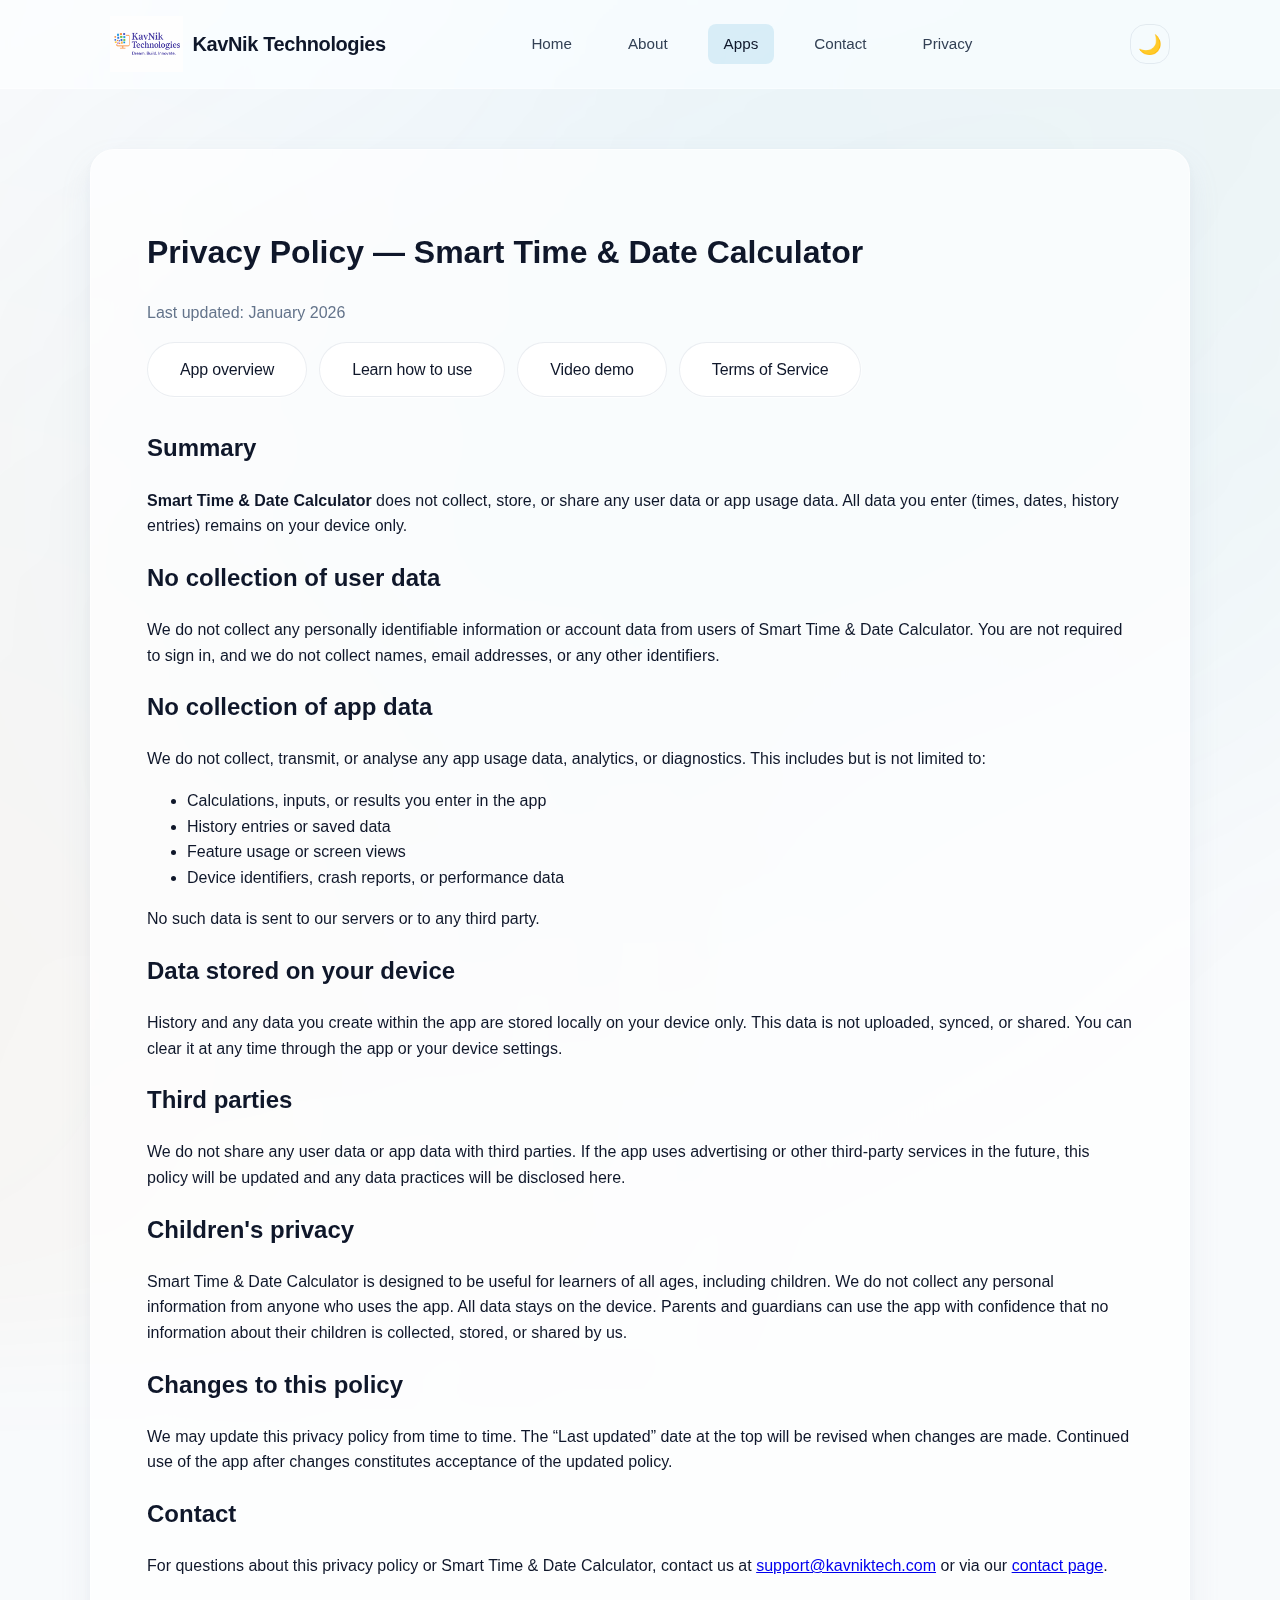
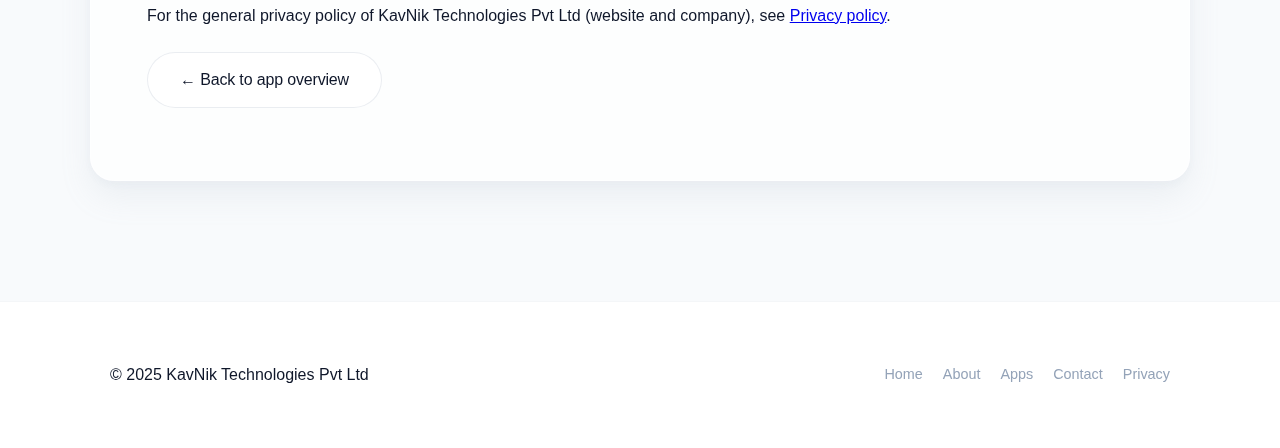
<file: apps/smart-time-date-calculator/privacy.html>
<!doctype html>
<html lang="en">
<head>
  <meta charset="utf-8" />
  <meta name="viewport" content="width=device-width,initial-scale=1" />
  <title>Privacy policy — Smart Time & Date Calculator</title>
  <meta name="description" content="Privacy policy for Smart Time & Date Calculator. No user data or app data is collected or shared." />
  <link rel="canonical" href="https://www.kavniktech.com/apps/smart-time-date-calculator/privacy.html" />
  <link rel="icon" href="../../assets/images/kavnik-technologies-logo.png" type="image/png" />
  <link rel="stylesheet" href="../../assets/css/styles.css?v=4">
</head>
<body class="nk-root">
  <header class="nk-header">
    <div class="nk-container">
      <a class="nk-logo" href="../../index.html">
        <img src="../../assets/images/kavnik-technologies-logo.png" alt="KavNik Technologies" class="nk-logo-img" width="40" height="40">
        <span class="nk-logo-text">KavNik Technologies</span>
      </a>
      <nav class="nk-nav">
        <a href="../../index.html">Home</a>
        <a href="../../about.html">About</a>
        <a href="../index.html">Apps</a>
        <a href="../../contact.html">Contact</a>
        <a href="../../privacy.html">Privacy</a>
      </nav>
      <button class="nk-theme-toggle" aria-label="Toggle theme">🌙</button>
      <button class="nk-nav-toggle" aria-label="Toggle navigation">☰</button>
    </div>
  </header>

  <main>
    <section class="nk-section nk-apps">
      <div class="nk-container nk-card fade-in">
        <h1>Privacy Policy — Smart Time & Date Calculator</h1>
        <p class="muted">Last updated: January 2026</p>

        <nav class="app-subnav" style="display: flex; flex-wrap: wrap; gap: 12px; margin-bottom: 32px;">
          <a href="index.html" class="btn outline">App overview</a>
          <a href="learn.html" class="btn outline">Learn how to use</a>
          <a href="demo.html" class="btn outline">Video demo</a>
          <a href="terms-of-service.html" class="btn outline">Terms of Service</a>
        </nav>

        <h2>Summary</h2>
        <p><strong>Smart Time & Date Calculator</strong> does not collect, store, or share any user data or app usage data. All data you enter (times, dates, history entries) remains on your device only.</p>

        <h2>No collection of user data</h2>
        <p>We do not collect any personally identifiable information or account data from users of Smart Time & Date Calculator. You are not required to sign in, and we do not collect names, email addresses, or any other identifiers.</p>

        <h2>No collection of app data</h2>
        <p>We do not collect, transmit, or analyse any app usage data, analytics, or diagnostics. This includes but is not limited to:</p>
        <ul>
          <li>Calculations, inputs, or results you enter in the app</li>
          <li>History entries or saved data</li>
          <li>Feature usage or screen views</li>
          <li>Device identifiers, crash reports, or performance data</li>
        </ul>
        <p>No such data is sent to our servers or to any third party.</p>

        <h2>Data stored on your device</h2>
        <p>History and any data you create within the app are stored locally on your device only. This data is not uploaded, synced, or shared. You can clear it at any time through the app or your device settings.</p>

        <h2>Third parties</h2>
        <p>We do not share any user data or app data with third parties. If the app uses advertising or other third-party services in the future, this policy will be updated and any data practices will be disclosed here.</p>

        <h2>Children's privacy</h2>
        <p>Smart Time & Date Calculator is designed to be useful for learners of all ages, including children. We do not collect any personal information from anyone who uses the app. All data stays on the device. Parents and guardians can use the app with confidence that no information about their children is collected, stored, or shared by us.</p>

        <h2>Changes to this policy</h2>
        <p>We may update this privacy policy from time to time. The “Last updated” date at the top will be revised when changes are made. Continued use of the app after changes constitutes acceptance of the updated policy.</p>

        <h2>Contact</h2>
        <p>For questions about this privacy policy or Smart Time & Date Calculator, contact us at <a data-em="support" data-dom="kavniktech.com" href="#">[email]</a> or via our <a href="../../contact.html">contact page</a>.</p>

        <p style="margin-top: 24px;">For the general privacy policy of KavNik Technologies Pvt Ltd (website and company), see <a href="../../privacy.html">Privacy policy</a>.</p>

        <p style="margin-top: 24px;"><a href="index.html" class="btn outline">← Back to app overview</a></p>
      </div>
    </section>
  </main>

  <footer class="nk-footer">
    <div class="nk-container nk-footer-grid">
      <div>© 2025 KavNik Technologies Pvt Ltd</div>
      <nav class="nk-footer-nav">
        <a href="../../index.html">Home</a>
        <a href="../../about.html">About</a>
        <a href="../index.html">Apps</a>
        <a href="../../contact.html">Contact</a>
        <a href="../../privacy.html">Privacy</a>
      </nav>
    </div>
  </footer>
  <script src="../../assets/js/scripts.js?v=4"></script>
</body>
</html>
</file>
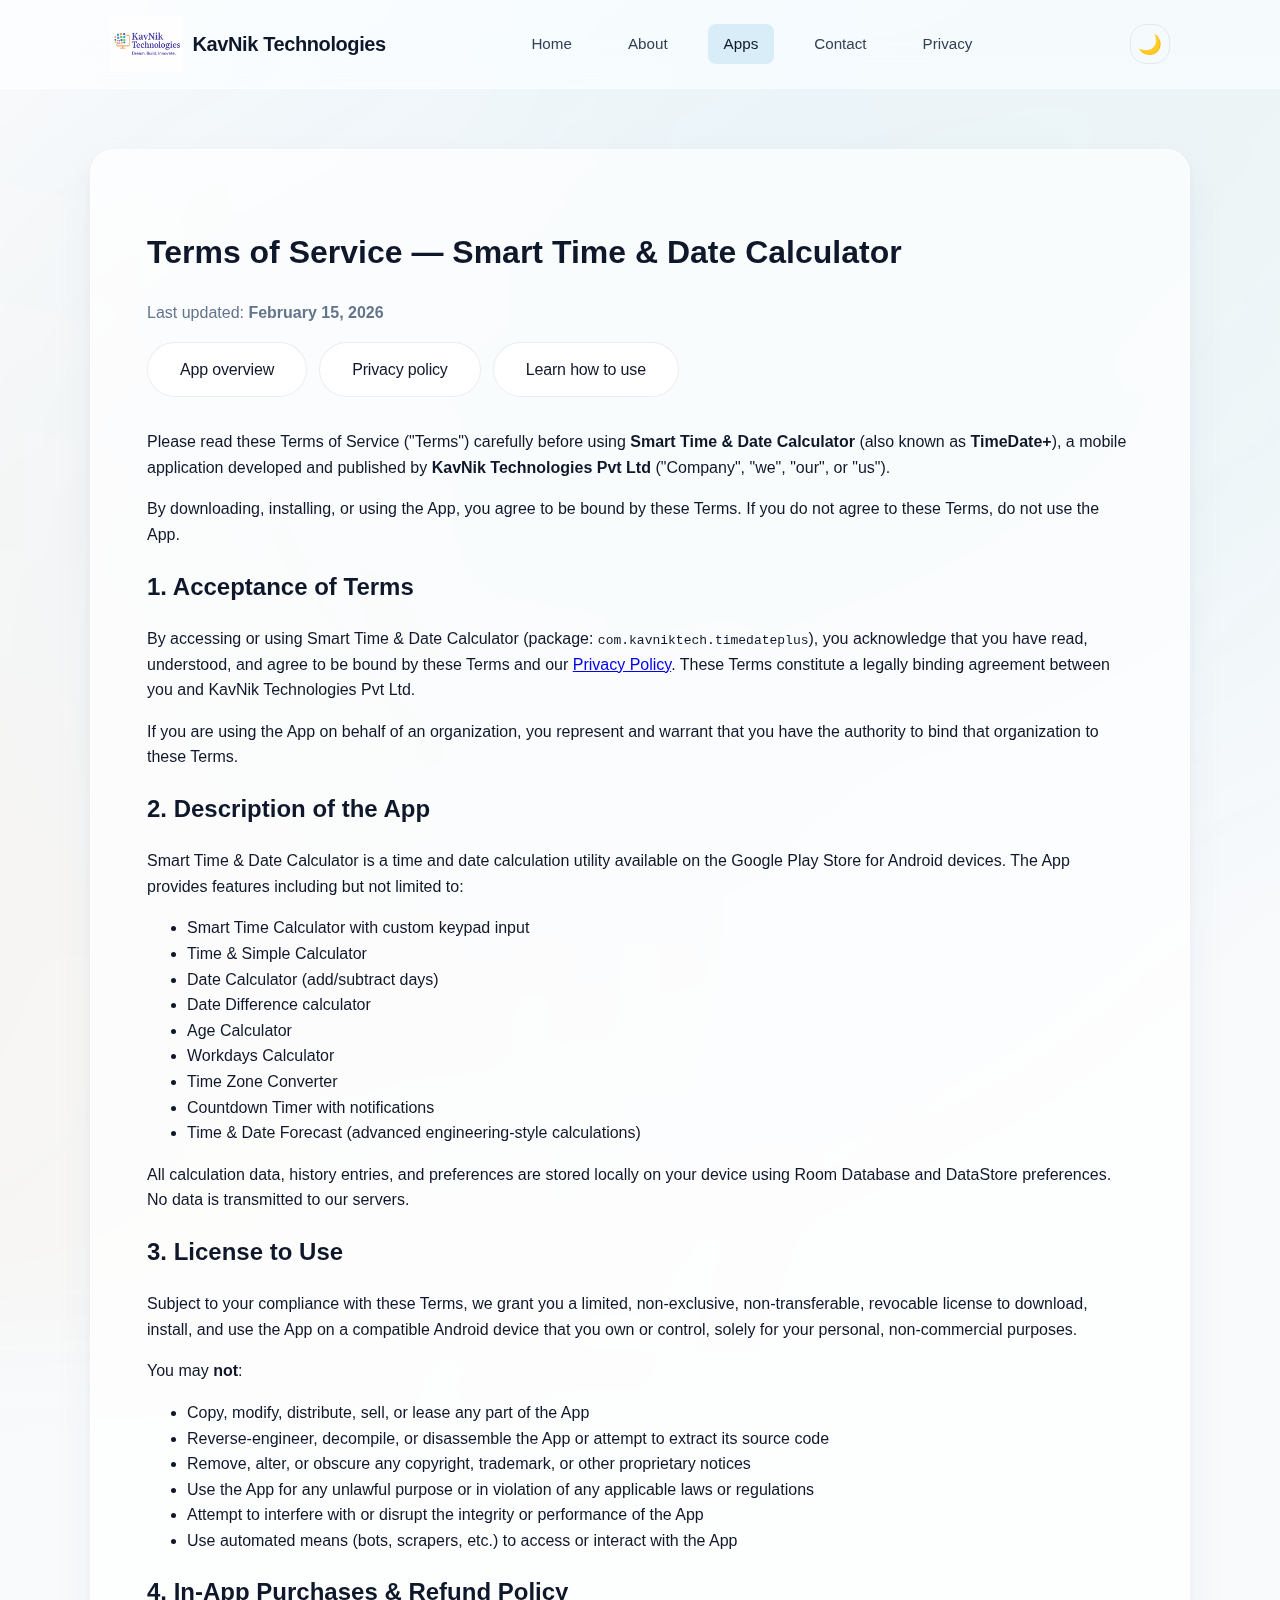
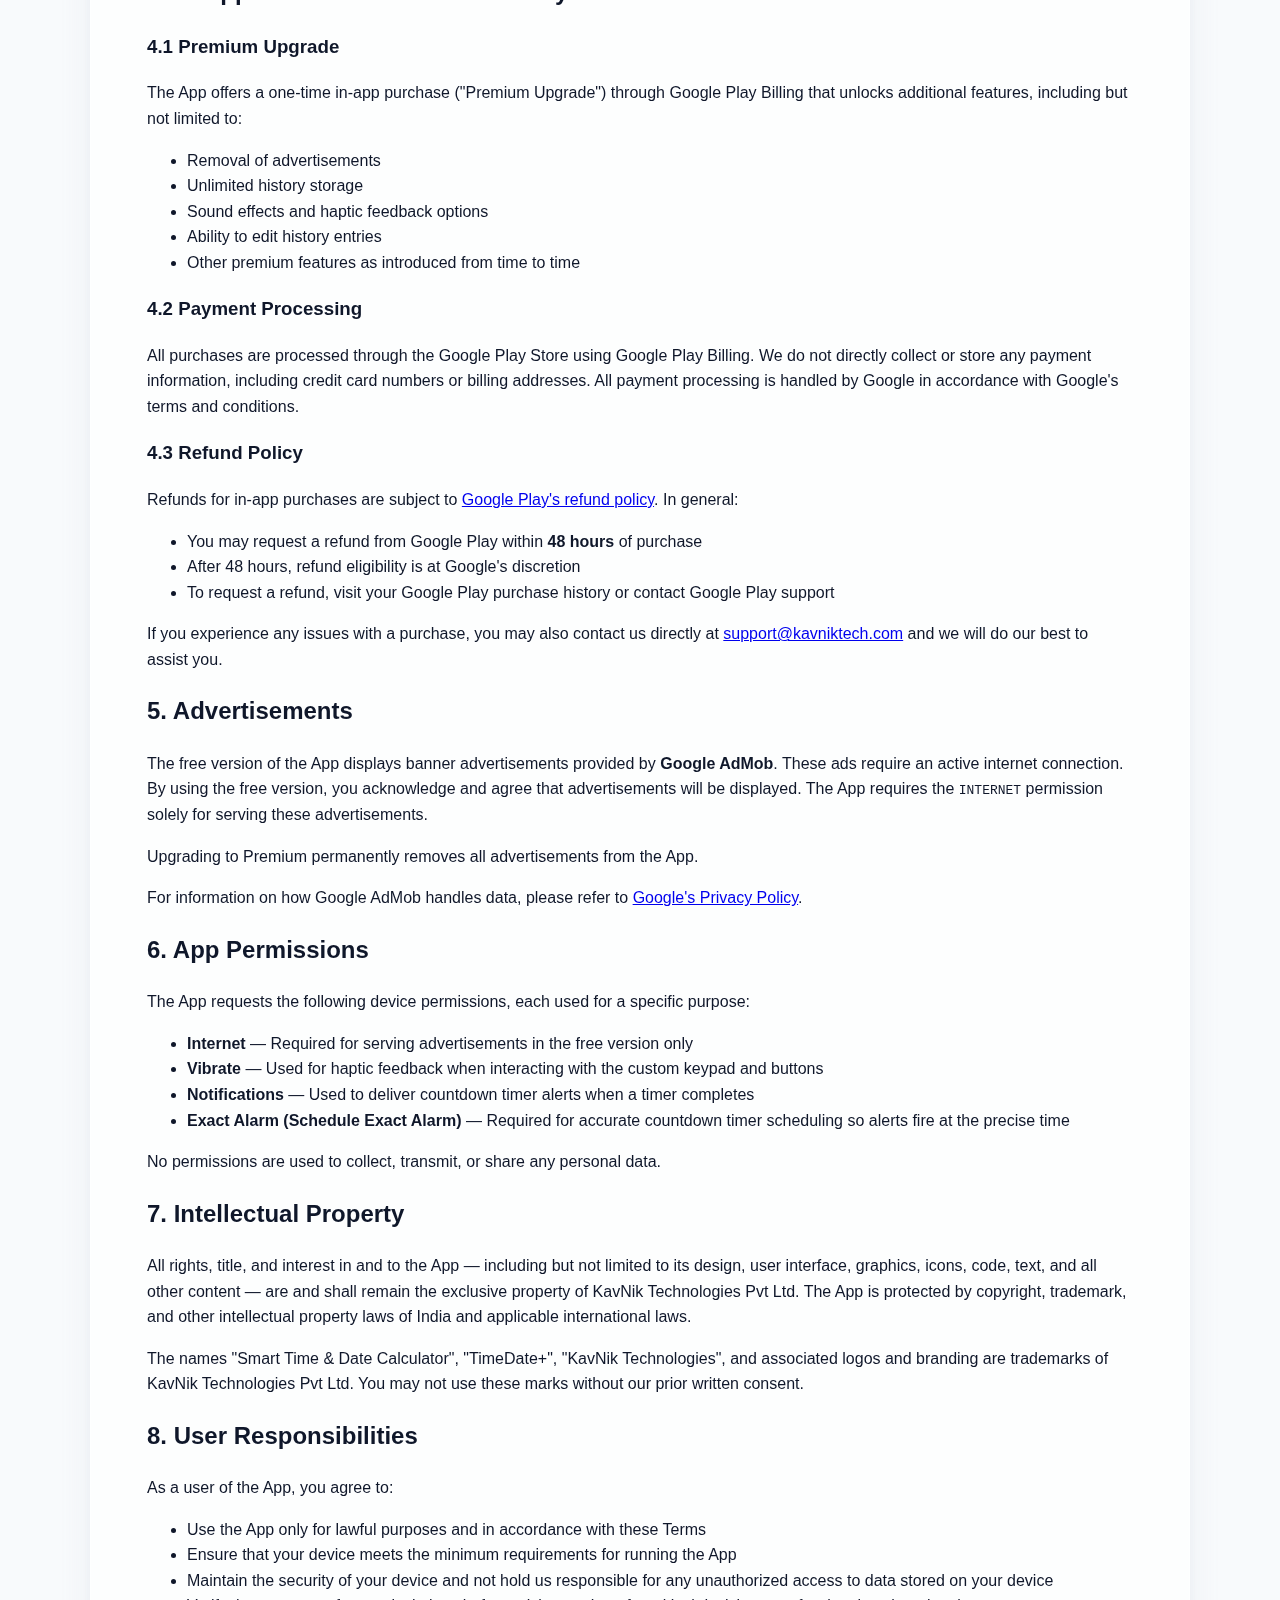
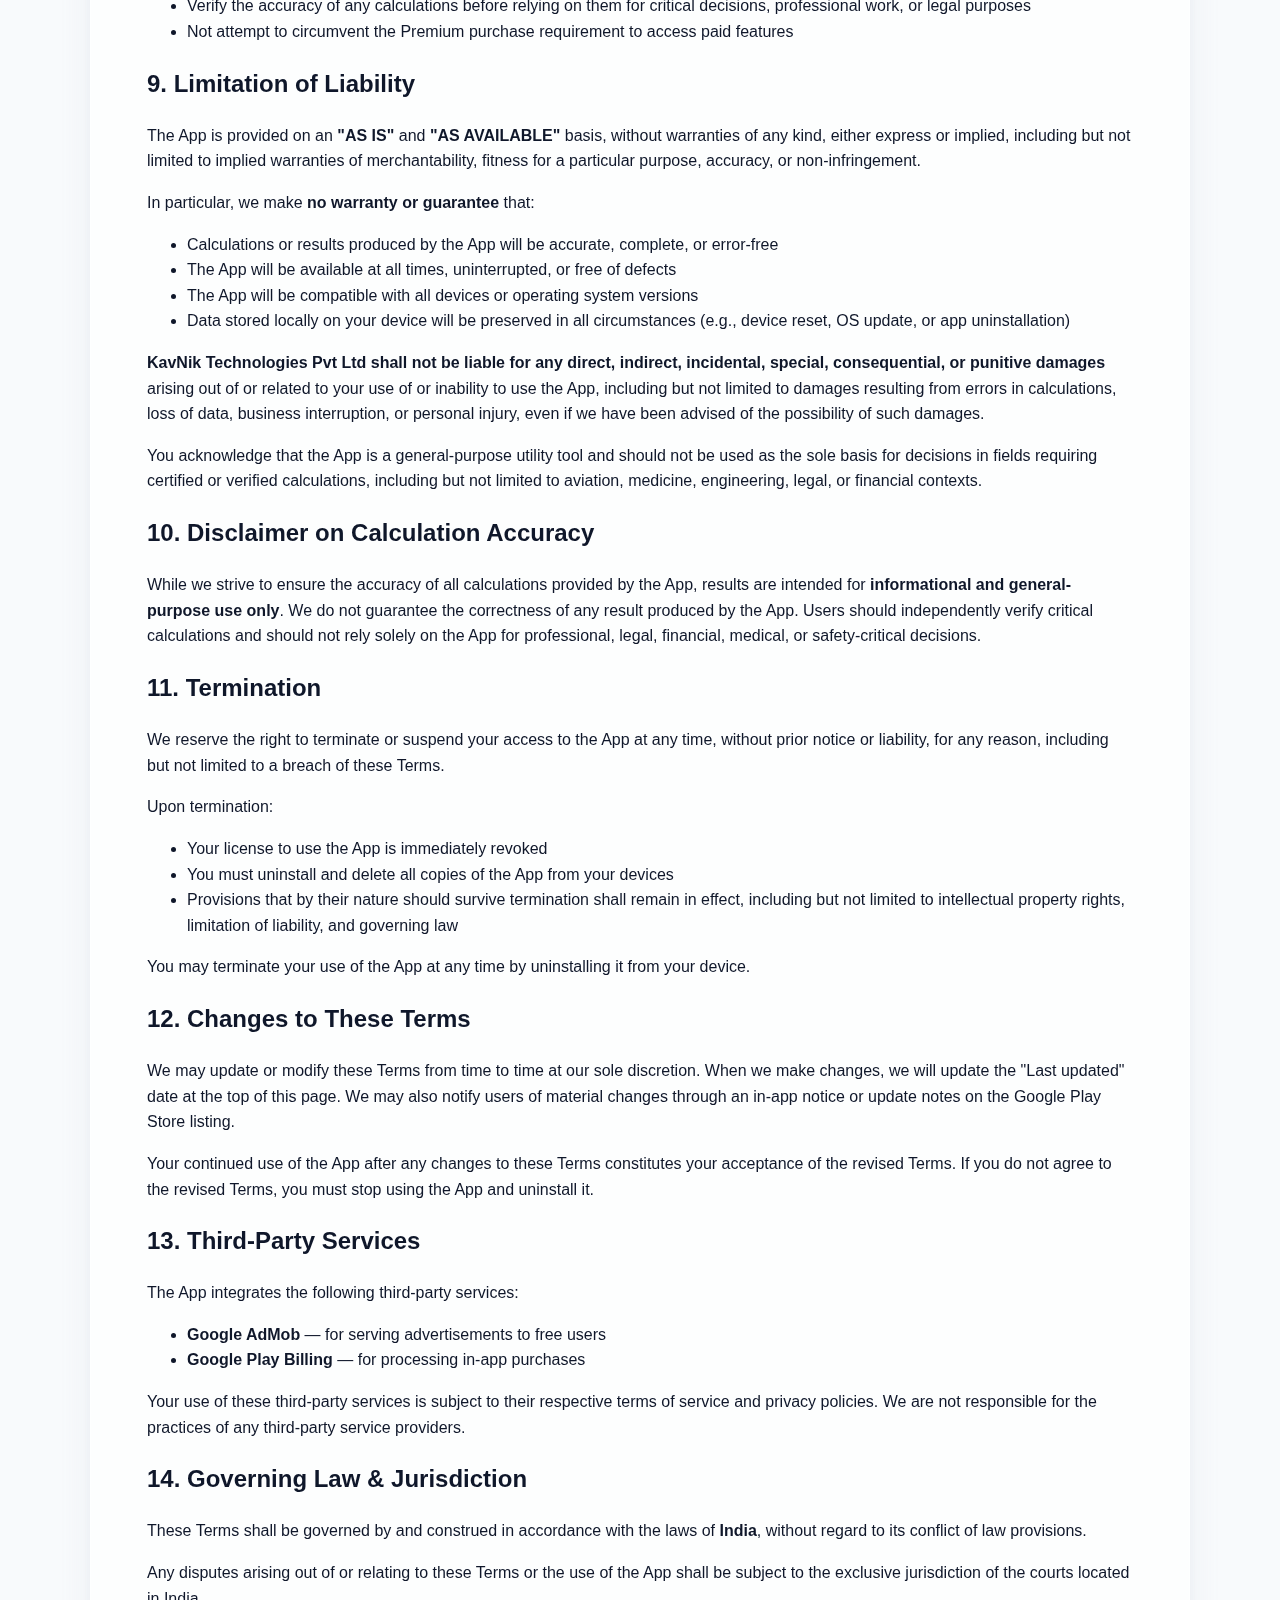
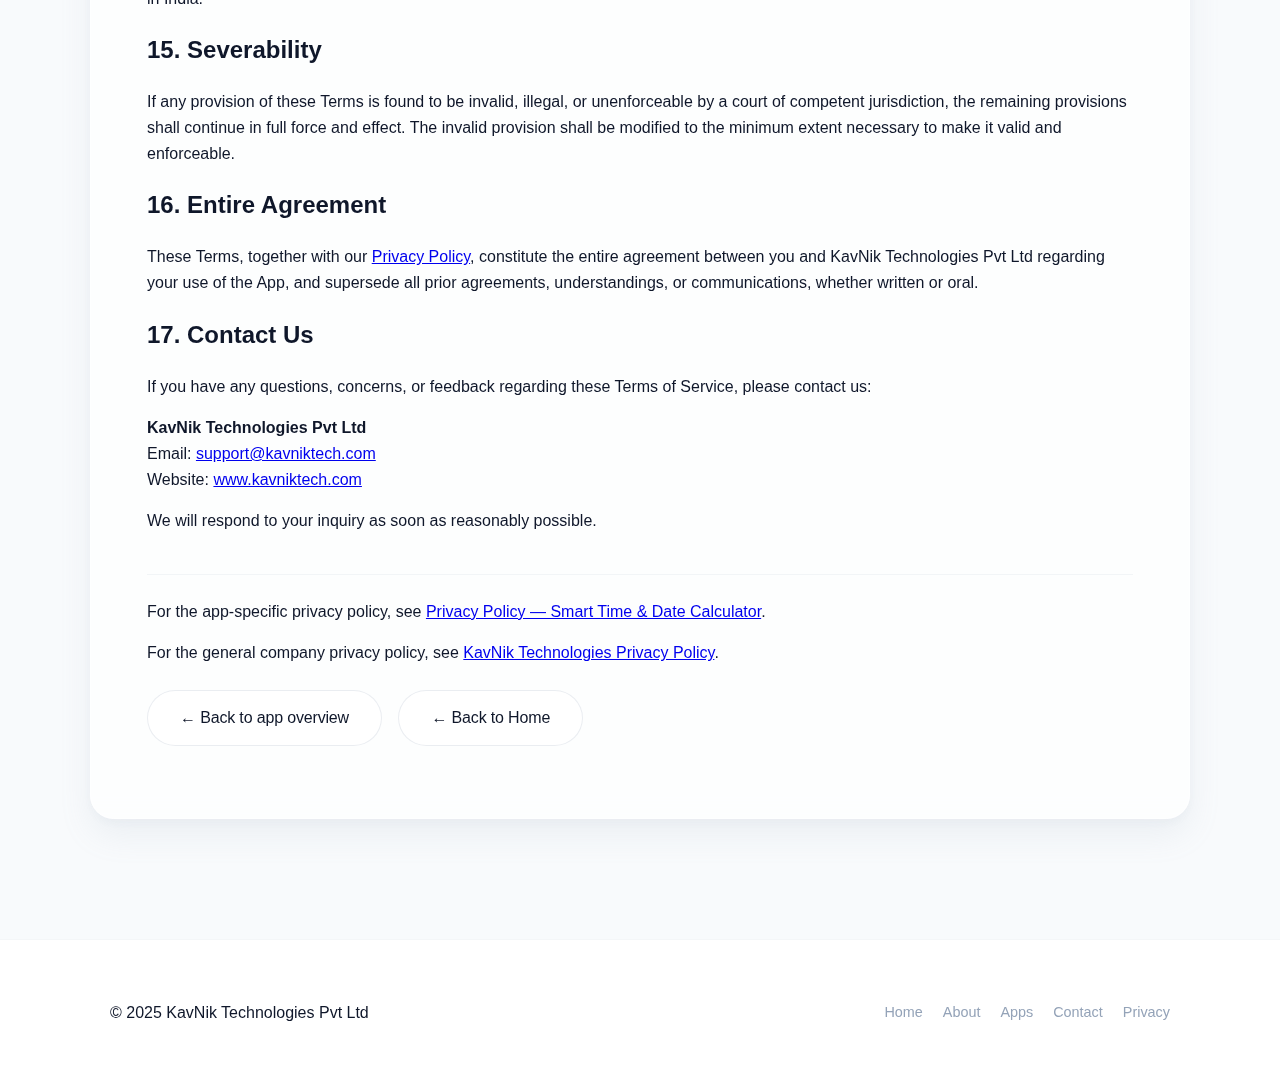
<file: apps/smart-time-date-calculator/terms-of-service.html>
<!doctype html>
<html lang="en">
<head>
  <meta charset="utf-8" />
  <meta name="viewport" content="width=device-width,initial-scale=1" />
  <title>Terms of Service — Smart Time & Date Calculator</title>
  <meta name="description" content="Terms of Service for Smart Time & Date Calculator (TimeDate+) by KavNik Technologies. Covers license, purchases, liability, and governing law." />
  <link rel="canonical" href="https://www.kavniktech.com/apps/smart-time-date-calculator/terms-of-service.html" />
  <link rel="icon" href="../../assets/images/kavnik-technologies-logo.png" type="image/png" />
  <meta property="og:type" content="website" />
  <meta property="og:url" content="https://www.kavniktech.com/apps/smart-time-date-calculator/terms-of-service.html" />
  <meta property="og:title" content="Terms of Service — Smart Time & Date Calculator" />
  <meta name="twitter:card" content="summary" />
  <meta name="twitter:title" content="Terms of Service — Smart Time & Date Calculator" />
  <link rel="stylesheet" href="../../assets/css/styles.css?v=4">
  <style>
    /* Print-friendly overrides */
    @media print {
      .nk-header, .nk-footer, .app-subnav, .nk-theme-toggle, .nk-nav-toggle, .btn {
        display: none !important;
      }
      body, .nk-root {
        background: #fff !important;
        color: #000 !important;
      }
      .nk-card {
        box-shadow: none !important;
        border: none !important;
        background: #fff !important;
        padding: 0 !important;
      }
      .nk-section {
        padding: 0 !important;
      }
      a {
        color: #000 !important;
        text-decoration: underline !important;
      }
      a::after {
        content: " (" attr(href) ")";
        font-size: 0.85em;
        color: #555;
      }
      .nk-nav a::after, .nk-footer-nav a::after, .app-subnav a::after {
        content: none;
      }
    }
  </style>
</head>
<body class="nk-root">
  <header class="nk-header">
    <div class="nk-container">
      <a class="nk-logo" href="../../index.html">
        <img src="../../assets/images/kavnik-technologies-logo.png" alt="KavNik Technologies" class="nk-logo-img" width="40" height="40">
        <span class="nk-logo-text">KavNik Technologies</span>
      </a>
      <nav class="nk-nav">
        <a href="../../index.html">Home</a>
        <a href="../../about.html">About</a>
        <a href="../index.html">Apps</a>
        <a href="../../contact.html">Contact</a>
        <a href="../../privacy.html">Privacy</a>
      </nav>
      <button class="nk-theme-toggle" aria-label="Toggle theme">🌙</button>
      <button class="nk-nav-toggle" aria-label="Toggle navigation">☰</button>
    </div>
  </header>

  <main>
    <section class="nk-section nk-privacy">
      <div class="nk-container nk-card fade-in">
        <h1>Terms of Service — Smart Time & Date Calculator</h1>
        <p class="muted">Last updated: <strong>February 15, 2026</strong></p>

        <nav class="app-subnav" style="display: flex; flex-wrap: wrap; gap: 12px; margin-bottom: 32px;">
          <a href="index.html" class="btn outline">App overview</a>
          <a href="privacy.html" class="btn outline">Privacy policy</a>
          <a href="learn.html" class="btn outline">Learn how to use</a>
        </nav>

        <p>Please read these Terms of Service ("Terms") carefully before using <strong>Smart Time & Date Calculator</strong> (also known as <strong>TimeDate+</strong>), a mobile application developed and published by <strong>KavNik Technologies Pvt Ltd</strong> ("Company", "we", "our", or "us").</p>
        <p>By downloading, installing, or using the App, you agree to be bound by these Terms. If you do not agree to these Terms, do not use the App.</p>

        <!-- 1. Acceptance of Terms -->
        <h2>1. Acceptance of Terms</h2>
        <p>By accessing or using Smart Time & Date Calculator (package: <code>com.kavniktech.timedateplus</code>), you acknowledge that you have read, understood, and agree to be bound by these Terms and our <a href="privacy.html">Privacy Policy</a>. These Terms constitute a legally binding agreement between you and KavNik Technologies Pvt Ltd.</p>
        <p>If you are using the App on behalf of an organization, you represent and warrant that you have the authority to bind that organization to these Terms.</p>

        <!-- 2. Description of the App -->
        <h2>2. Description of the App</h2>
        <p>Smart Time & Date Calculator is a time and date calculation utility available on the Google Play Store for Android devices. The App provides features including but not limited to:</p>
        <ul>
          <li>Smart Time Calculator with custom keypad input</li>
          <li>Time & Simple Calculator</li>
          <li>Date Calculator (add/subtract days)</li>
          <li>Date Difference calculator</li>
          <li>Age Calculator</li>
          <li>Workdays Calculator</li>
          <li>Time Zone Converter</li>
          <li>Countdown Timer with notifications</li>
          <li>Time & Date Forecast (advanced engineering-style calculations)</li>
        </ul>
        <p>All calculation data, history entries, and preferences are stored locally on your device using Room Database and DataStore preferences. No data is transmitted to our servers.</p>

        <!-- 3. License to Use -->
        <h2>3. License to Use</h2>
        <p>Subject to your compliance with these Terms, we grant you a limited, non-exclusive, non-transferable, revocable license to download, install, and use the App on a compatible Android device that you own or control, solely for your personal, non-commercial purposes.</p>
        <p>You may <strong>not</strong>:</p>
        <ul>
          <li>Copy, modify, distribute, sell, or lease any part of the App</li>
          <li>Reverse-engineer, decompile, or disassemble the App or attempt to extract its source code</li>
          <li>Remove, alter, or obscure any copyright, trademark, or other proprietary notices</li>
          <li>Use the App for any unlawful purpose or in violation of any applicable laws or regulations</li>
          <li>Attempt to interfere with or disrupt the integrity or performance of the App</li>
          <li>Use automated means (bots, scrapers, etc.) to access or interact with the App</li>
        </ul>

        <!-- 4. In-App Purchases & Refund Policy -->
        <h2>4. In-App Purchases & Refund Policy</h2>
        <h3>4.1 Premium Upgrade</h3>
        <p>The App offers a one-time in-app purchase ("Premium Upgrade") through Google Play Billing that unlocks additional features, including but not limited to:</p>
        <ul>
          <li>Removal of advertisements</li>
          <li>Unlimited history storage</li>
          <li>Sound effects and haptic feedback options</li>
          <li>Ability to edit history entries</li>
          <li>Other premium features as introduced from time to time</li>
        </ul>

        <h3>4.2 Payment Processing</h3>
        <p>All purchases are processed through the Google Play Store using Google Play Billing. We do not directly collect or store any payment information, including credit card numbers or billing addresses. All payment processing is handled by Google in accordance with Google's terms and conditions.</p>

        <h3>4.3 Refund Policy</h3>
        <p>Refunds for in-app purchases are subject to <a href="https://support.google.com/googleplay/answer/2479637" target="_blank" rel="noopener noreferrer">Google Play's refund policy</a>. In general:</p>
        <ul>
          <li>You may request a refund from Google Play within <strong>48 hours</strong> of purchase</li>
          <li>After 48 hours, refund eligibility is at Google's discretion</li>
          <li>To request a refund, visit your Google Play purchase history or contact Google Play support</li>
        </ul>
        <p>If you experience any issues with a purchase, you may also contact us directly at <a data-em="support" data-dom="kavniktech.com" href="#">[email]</a> and we will do our best to assist you.</p>

        <!-- 5. Advertisements -->
        <h2>5. Advertisements</h2>
        <p>The free version of the App displays banner advertisements provided by <strong>Google AdMob</strong>. These ads require an active internet connection. By using the free version, you acknowledge and agree that advertisements will be displayed. The App requires the <code>INTERNET</code> permission solely for serving these advertisements.</p>
        <p>Upgrading to Premium permanently removes all advertisements from the App.</p>
        <p>For information on how Google AdMob handles data, please refer to <a href="https://policies.google.com/privacy" target="_blank" rel="noopener noreferrer">Google's Privacy Policy</a>.</p>

        <!-- 6. Permissions -->
        <h2>6. App Permissions</h2>
        <p>The App requests the following device permissions, each used for a specific purpose:</p>
        <ul>
          <li><strong>Internet</strong> — Required for serving advertisements in the free version only</li>
          <li><strong>Vibrate</strong> — Used for haptic feedback when interacting with the custom keypad and buttons</li>
          <li><strong>Notifications</strong> — Used to deliver countdown timer alerts when a timer completes</li>
          <li><strong>Exact Alarm (Schedule Exact Alarm)</strong> — Required for accurate countdown timer scheduling so alerts fire at the precise time</li>
        </ul>
        <p>No permissions are used to collect, transmit, or share any personal data.</p>

        <!-- 7. Intellectual Property -->
        <h2>7. Intellectual Property</h2>
        <p>All rights, title, and interest in and to the App — including but not limited to its design, user interface, graphics, icons, code, text, and all other content — are and shall remain the exclusive property of KavNik Technologies Pvt Ltd. The App is protected by copyright, trademark, and other intellectual property laws of India and applicable international laws.</p>
        <p>The names "Smart Time & Date Calculator", "TimeDate+", "KavNik Technologies", and associated logos and branding are trademarks of KavNik Technologies Pvt Ltd. You may not use these marks without our prior written consent.</p>

        <!-- 8. User Responsibilities -->
        <h2>8. User Responsibilities</h2>
        <p>As a user of the App, you agree to:</p>
        <ul>
          <li>Use the App only for lawful purposes and in accordance with these Terms</li>
          <li>Ensure that your device meets the minimum requirements for running the App</li>
          <li>Maintain the security of your device and not hold us responsible for any unauthorized access to data stored on your device</li>
          <li>Verify the accuracy of any calculations before relying on them for critical decisions, professional work, or legal purposes</li>
          <li>Not attempt to circumvent the Premium purchase requirement to access paid features</li>
        </ul>

        <!-- 9. Limitation of Liability -->
        <h2>9. Limitation of Liability</h2>
        <p>The App is provided on an <strong>"AS IS"</strong> and <strong>"AS AVAILABLE"</strong> basis, without warranties of any kind, either express or implied, including but not limited to implied warranties of merchantability, fitness for a particular purpose, accuracy, or non-infringement.</p>
        <p>In particular, we make <strong>no warranty or guarantee</strong> that:</p>
        <ul>
          <li>Calculations or results produced by the App will be accurate, complete, or error-free</li>
          <li>The App will be available at all times, uninterrupted, or free of defects</li>
          <li>The App will be compatible with all devices or operating system versions</li>
          <li>Data stored locally on your device will be preserved in all circumstances (e.g., device reset, OS update, or app uninstallation)</li>
        </ul>
        <p><strong>KavNik Technologies Pvt Ltd shall not be liable for any direct, indirect, incidental, special, consequential, or punitive damages</strong> arising out of or related to your use of or inability to use the App, including but not limited to damages resulting from errors in calculations, loss of data, business interruption, or personal injury, even if we have been advised of the possibility of such damages.</p>
        <p>You acknowledge that the App is a general-purpose utility tool and should not be used as the sole basis for decisions in fields requiring certified or verified calculations, including but not limited to aviation, medicine, engineering, legal, or financial contexts.</p>

        <!-- 10. Disclaimer on Calculation Accuracy -->
        <h2>10. Disclaimer on Calculation Accuracy</h2>
        <p>While we strive to ensure the accuracy of all calculations provided by the App, results are intended for <strong>informational and general-purpose use only</strong>. We do not guarantee the correctness of any result produced by the App. Users should independently verify critical calculations and should not rely solely on the App for professional, legal, financial, medical, or safety-critical decisions.</p>

        <!-- 11. Termination -->
        <h2>11. Termination</h2>
        <p>We reserve the right to terminate or suspend your access to the App at any time, without prior notice or liability, for any reason, including but not limited to a breach of these Terms.</p>
        <p>Upon termination:</p>
        <ul>
          <li>Your license to use the App is immediately revoked</li>
          <li>You must uninstall and delete all copies of the App from your devices</li>
          <li>Provisions that by their nature should survive termination shall remain in effect, including but not limited to intellectual property rights, limitation of liability, and governing law</li>
        </ul>
        <p>You may terminate your use of the App at any time by uninstalling it from your device.</p>

        <!-- 12. Changes to These Terms -->
        <h2>12. Changes to These Terms</h2>
        <p>We may update or modify these Terms from time to time at our sole discretion. When we make changes, we will update the "Last updated" date at the top of this page. We may also notify users of material changes through an in-app notice or update notes on the Google Play Store listing.</p>
        <p>Your continued use of the App after any changes to these Terms constitutes your acceptance of the revised Terms. If you do not agree to the revised Terms, you must stop using the App and uninstall it.</p>

        <!-- 13. Third-Party Services -->
        <h2>13. Third-Party Services</h2>
        <p>The App integrates the following third-party services:</p>
        <ul>
          <li><strong>Google AdMob</strong> — for serving advertisements to free users</li>
          <li><strong>Google Play Billing</strong> — for processing in-app purchases</li>
        </ul>
        <p>Your use of these third-party services is subject to their respective terms of service and privacy policies. We are not responsible for the practices of any third-party service providers.</p>

        <!-- 14. Governing Law & Jurisdiction -->
        <h2>14. Governing Law & Jurisdiction</h2>
        <p>These Terms shall be governed by and construed in accordance with the laws of <strong>India</strong>, without regard to its conflict of law provisions.</p>
        <p>Any disputes arising out of or relating to these Terms or the use of the App shall be subject to the exclusive jurisdiction of the courts located in India.</p>

        <!-- 15. Severability -->
        <h2>15. Severability</h2>
        <p>If any provision of these Terms is found to be invalid, illegal, or unenforceable by a court of competent jurisdiction, the remaining provisions shall continue in full force and effect. The invalid provision shall be modified to the minimum extent necessary to make it valid and enforceable.</p>

        <!-- 16. Entire Agreement -->
        <h2>16. Entire Agreement</h2>
        <p>These Terms, together with our <a href="privacy.html">Privacy Policy</a>, constitute the entire agreement between you and KavNik Technologies Pvt Ltd regarding your use of the App, and supersede all prior agreements, understandings, or communications, whether written or oral.</p>

        <!-- 17. Contact Us -->
        <h2>17. Contact Us</h2>
        <p>If you have any questions, concerns, or feedback regarding these Terms of Service, please contact us:</p>
        <p>
          <strong>KavNik Technologies Pvt Ltd</strong><br>
          Email: <a data-em="support" data-dom="kavniktech.com" href="#">[email]</a><br>
          Website: <a href="https://www.kavniktech.com">www.kavniktech.com</a>
        </p>
        <p>We will respond to your inquiry as soon as reasonably possible.</p>

        <hr style="margin: 40px 0 24px; border: none; border-top: 1px solid var(--border-light);">

        <p>For the app-specific privacy policy, see <a href="privacy.html">Privacy Policy — Smart Time & Date Calculator</a>.</p>
        <p>For the general company privacy policy, see <a href="../../privacy.html">KavNik Technologies Privacy Policy</a>.</p>

        <p style="margin-top: 24px;">
          <a href="index.html" class="btn outline">← Back to app overview</a>
          <a href="../../index.html" class="btn outline" style="margin-left: 12px;">← Back to Home</a>
        </p>
      </div>
    </section>
  </main>

  <footer class="nk-footer">
    <div class="nk-container nk-footer-grid">
      <div>© 2025 KavNik Technologies Pvt Ltd</div>
      <nav class="nk-footer-nav">
        <a href="../../index.html">Home</a>
        <a href="../../about.html">About</a>
        <a href="../index.html">Apps</a>
        <a href="../../contact.html">Contact</a>
        <a href="../../privacy.html">Privacy</a>
      </nav>
    </div>
  </footer>
  <script src="../../assets/js/scripts.js?v=4"></script>
</body>
</html>
</file>
<file: assets/css/styles.css>
/** Enhanced modern styles for KavNik Tech with dark/light theme **/

/* ===== CSS Variables - Light Theme (Default) ===== */
:root {
  /* Colors - Premium Palette */
  --bg-primary: #f8fafc;
  --bg-secondary: #ffffff;
  --bg-gradient-start: #f8fafc;
  --bg-gradient-end: #eef2ff;

  --card-bg: rgba(255, 255, 255, 0.7);
  --card-border: rgba(255, 255, 255, 0.5);

  --text-primary: #0f172a;
  --text-secondary: #334155;
  --text-muted: #64748b;
  --text-tertiary: #94a3b8;

  --border-color: rgba(148, 163, 184, 0.2);
  --border-light: rgba(148, 163, 184, 0.1);

  /* Accents - Blue-Teal with Warm Accent */
  --accent1: linear-gradient(135deg, #0284c7 0%, #0d9488 100%);
  --accent2: linear-gradient(135deg, #d97706 0%, #ea580c 100%);
  --accent-solid: #0284c7;
  --accent-warm: #d97706;

  --accent-glow: rgba(2, 132, 199, 0.12);
  --accent-glow-hover: rgba(2, 132, 199, 0.22);

  /* Glassmorphism - Deep & Frosty */
  --glass-bg: rgba(255, 255, 255, 0.65);
  --glass-border: rgba(255, 255, 255, 0.4);
  --glass-blur: 20px;

  /* Shadows - Soft & Layered */
  --shadow-sm: 0 2px 4px rgba(148, 163, 184, 0.05);
  --shadow-md: 0 8px 16px rgba(148, 163, 184, 0.08), 0 2px 4px rgba(148, 163, 184, 0.04);
  --shadow-lg: 0 16px 32px rgba(148, 163, 184, 0.12), 0 4px 8px rgba(148, 163, 184, 0.06);
  --shadow-xl: 0 24px 48px rgba(148, 163, 184, 0.15), 0 8px 16px rgba(148, 163, 184, 0.08);

  /* Spacing */
  --radius-sm: 8px;
  --radius-md: 16px;
  --radius-lg: 24px;
  --radius-xl: 32px;

  /* Transitions */
  --transition-fast: 0.2s cubic-bezier(0.4, 0, 0.2, 1);
  --transition-base: 0.3s cubic-bezier(0.4, 0, 0.2, 1);
  --transition-slow: 0.5s cubic-bezier(0.4, 0, 0.2, 1);
  --transition-bounce: 0.5s cubic-bezier(0.34, 1.56, 0.64, 1);
}

/* ===== Dark Theme ===== */
[data-theme="dark"] {
  --bg-primary: #0f172a;
  --bg-secondary: #1e293b;
  --bg-gradient-start: #0f172a;
  --bg-gradient-end: #020617;

  --card-bg: rgba(30, 41, 59, 0.7);
  --card-border: rgba(255, 255, 255, 0.08);

  --text-primary: #f8fafc;
  --text-secondary: #cbd5e1;
  --text-muted: #94a3b8;
  --text-tertiary: #64748b;

  --border-color: rgba(255, 255, 255, 0.1);
  --border-light: rgba(255, 255, 255, 0.05);

  --accent-glow: rgba(14, 165, 233, 0.18);
  --accent-glow-hover: rgba(14, 165, 233, 0.3);

  --glass-bg: rgba(15, 23, 42, 0.7);
  --glass-border: rgba(255, 255, 255, 0.08);

  --shadow-sm: 0 2px 4px rgba(0, 0, 0, 0.2);
  --shadow-md: 0 8px 16px rgba(0, 0, 0, 0.3);
  --shadow-lg: 0 16px 32px rgba(0, 0, 0, 0.4);
  --shadow-xl: 0 24px 48px rgba(0, 0, 0, 0.5);
}

/* ===== Base Styles ===== */
* {
  box-sizing: border-box;
}

html {
  scroll-behavior: smooth;
  height: 100%;
}

body {
  font-family: 'Inter', -apple-system, BlinkMacSystemFont, 'SF Pro Display', 'Segoe UI', Roboto, sans-serif;
  line-height: 1.6;
  margin: 0;
  background: var(--bg-primary);
  color: var(--text-primary);
  transition: background var(--transition-slow), color var(--transition-slow);
  min-height: 100%;
  position: relative;
  -webkit-font-smoothing: antialiased;
  -moz-osx-font-smoothing: grayscale;
  overflow-x: hidden;
}

/* Dynamic Background - Mesh Gradient */
body::before {
  content: '';
  position: fixed;
  top: -50%;
  left: -50%;
  width: 200%;
  height: 200%;
  background:
    radial-gradient(circle at 50% 50%, rgba(2, 132, 199, 0.06) 0%, transparent 50%),
    radial-gradient(circle at 80% 20%, rgba(13, 148, 136, 0.06) 0%, transparent 40%),
    radial-gradient(circle at 20% 80%, rgba(217, 119, 6, 0.04) 0%, transparent 40%);
  filter: blur(60px);
  z-index: -1;
  animation: meshFloat 20s ease-in-out infinite alternate;
  pointer-events: none;
}

@keyframes meshFloat {
  0% {
    transform: translate(0, 0) rotate(0deg);
  }

  100% {
    transform: translate(-20px, -20px) rotate(2deg);
  }
}

/* ===== Layout ===== */
.nk-container {
  max-width: 1100px;
  margin: 0 auto;
  padding: 20px;
  position: relative;
  z-index: 1;
}

/* ===== Header & Navigation ===== */
.nk-header {
  position: sticky;
  top: 0;
  background: rgba(255, 255, 255, 0.6);
  backdrop-filter: blur(20px) saturate(180%);
  -webkit-backdrop-filter: blur(20px) saturate(180%);
  border-bottom: 1px solid var(--glass-border);
  z-index: 100;
  transition: all var(--transition-base);
}

[data-theme="dark"] .nk-header {
  background: rgba(15, 23, 42, 0.6);
}

.nk-header.scrolled {
  background: var(--glass-bg);
  box-shadow: var(--shadow-sm);
}

.nk-header .nk-container {
  display: flex;
  align-items: center;
  justify-content: space-between;
  padding: 16px 20px;
}

.nk-logo {
  display: flex;
  align-items: center;
  gap: 10px;
  font-weight: 600;
  font-size: 1.25rem;
  letter-spacing: -0.02em;
  color: var(--text-primary);
  text-decoration: none;
  transition: opacity var(--transition-fast);
  position: relative;
}

.nk-logo:hover {
  opacity: 0.85;
  color: var(--text-primary);
}

.nk-logo-img {
  height: 56px;
  width: auto;
  display: block;
  object-fit: contain;
}

.nk-logo-text {
  white-space: nowrap;
}

.nk-nav {
  display: flex;
  gap: 24px;
  align-items: center;
}

.nk-nav a {
  color: var(--text-secondary);
  text-decoration: none;
  font-weight: 500;
  font-size: 0.95rem;
  padding: 8px 16px;
  border-radius: var(--radius-sm);
  transition: all var(--transition-fast);
  position: relative;
}

.nk-nav a:hover,
.nk-nav a.active {
  color: var(--text-primary);
  background: var(--accent-glow);
}

.nk-nav a::after {
  display: none;
}

/* Theme Toggle Button */
.nk-theme-toggle {
  background: transparent;
  border: 1px solid var(--border-color);
  border-radius: var(--radius-md);
  width: 40px;
  height: 40px;
  display: flex;
  align-items: center;
  justify-content: center;
  cursor: pointer;
  color: var(--text-secondary);
  font-size: 1.2rem;
  transition: all var(--transition-fast);
  margin-left: 12px;
}

.nk-theme-toggle:hover {
  background: var(--border-light);
  border-color: var(--border-color);
  transform: rotate(15deg);
  color: var(--text-primary);
}

.nk-nav-toggle {
  display: none;
  background: transparent;
  border: 1px solid var(--border-color);
  border-radius: var(--radius-md);
  width: 40px;
  height: 40px;
  font-size: 1.3rem;
  cursor: pointer;
  color: var(--text-secondary);
  transition: all var(--transition-fast);
}

.nk-nav-toggle:hover {
  background: var(--border-light);
  transform: scale(1.05);
}

/* ===== Hero Section ===== */
.nk-hero {
  padding: 60px 0 80px;
  position: relative;
  overflow: hidden;
}

.nk-hero-grid {
  display: grid;
  grid-template-columns: 1fr 480px;
  gap: 60px;
  align-items: center;
  position: relative;
  z-index: 1;
}

.nk-hero-copy {
  animation: fadeInUp 0.8s ease-out;
}

.nk-hero h1 {
  font-size: clamp(3rem, 6vw, 4.5rem);
  margin: 0 0 24px;
  font-weight: 700;
  letter-spacing: -0.03em;
  line-height: 1.1;
  background: var(--accent1);
  -webkit-background-clip: text;
  -webkit-text-fill-color: transparent;
  background-clip: text;
}

.lead {
  color: var(--text-secondary);
  font-size: clamp(1.125rem, 2vw, 1.25rem);
  line-height: 1.6;
  margin-bottom: 40px;
  font-weight: 400;
  letter-spacing: -0.01em;
}

.note {
  color: var(--text-muted);
  font-size: 0.95rem;
  margin-top: 24px;
}

.nk-cta {
  display: flex;
  gap: 16px;
  flex-wrap: wrap;
  margin-top: 32px;
}

/* ===== Hero Content (centered text layout) ===== */
.nk-hero-content {
  text-align: center;
  max-width: 800px;
  margin: 0 auto;
}

.nk-hero-content .lead {
  max-width: 640px;
  margin-left: auto;
  margin-right: auto;
}

.nk-hero-content .nk-cta {
  justify-content: center;
}

.nk-availability {
  margin-top: 32px;
  font-size: 0.9rem;
  color: var(--text-muted);
  display: flex;
  align-items: center;
  justify-content: center;
  gap: 8px;
  flex-wrap: wrap;
}

.nk-avail-now {
  font-weight: 600;
  color: var(--accent-solid);
}

.nk-avail-divider {
  color: var(--text-tertiary);
}

/* ===== Buttons ===== */
.btn {
  display: inline-flex;
  align-items: center;
  justify-content: center;
  padding: 14px 32px;
  border-radius: 980px;
  text-decoration: none;
  font-weight: 500;
  font-size: 1rem;
  transition: all var(--transition-base);
  border: 1px solid transparent;
  cursor: pointer;
  position: relative;
  overflow: hidden;
  letter-spacing: -0.01em;
}

.btn.primary {
  background: var(--text-primary);
  color: var(--bg-primary);
  box-shadow: var(--shadow-md);
}

.btn.primary:hover {
  transform: translateY(-2px);
  box-shadow: var(--shadow-lg);
  background: var(--accent-solid);
  color: #fff;
  border-color: transparent;
}

.btn.outline {
  border: 1px solid var(--border-color);
  background: var(--glass-bg);
  backdrop-filter: blur(10px);
  color: var(--text-primary);
}

.btn.outline:hover {
  background: var(--bg-secondary);
  border-color: var(--text-secondary);
  transform: translateY(-2px);
}

.btn.small {
  padding: 8px 16px;
  font-size: 0.875rem;
}

/* ===== Device Mockups ===== */
.nk-hero-mockup {
  animation: fadeInRight 1s var(--transition-bounce) 0.2s both;
  position: relative;
}

.device-stack {
  display: flex;
  flex-direction: column;
  gap: 24px;
  align-items: center;
  perspective: 1000px;
  transform-style: preserve-3d;
}

.device {
  border-radius: 28px;
  padding: 8px;
  background: var(--card-bg);
  backdrop-filter: blur(20px);
  -webkit-backdrop-filter: blur(20px);
  box-shadow: var(--shadow-xl);
  width: 300px;
  transition: all var(--transition-bounce);
  position: relative;
  border: 1px solid var(--glass-border);
  box-sizing: border-box;
}

.device:hover {
  transform: translateY(-8px) rotateX(2deg) rotateY(-2deg);
  box-shadow: 0 30px 60px rgba(0, 0, 0, 0.12);
  z-index: 10;
}

.device.tablet {
  width: 300px;
  margin-left: 0;
}

.device .screen {
  height: 220px;
  min-height: 220px;
  border-radius: 20px;
  display: flex;
  flex-direction: column;
  align-items: center;
  justify-content: center;
  text-align: center;
  font-weight: 700;
  font-size: 1.1rem;
  color: #fff;
  background: var(--accent1);
  position: relative;
  overflow: hidden;
  box-shadow: inset 0 0 20px rgba(0, 0, 0, 0.1);
  padding: 16px;
}

.device .screen-icon {
  display: block;
  width: 56px;
  height: 56px;
  object-fit: contain;
  margin-bottom: 10px;
  position: relative;
  z-index: 1;
  border-radius: 14px;
}

.device .screen-title {
  display: block;
  line-height: 1.3;
  margin-bottom: 8px;
}

.device .screen-tagline {
  display: block;
  font-size: 0.8rem;
  font-weight: 500;
  opacity: 0.95;
  line-height: 1.4;
}

.device .screen::after {
  content: '';
  position: absolute;
  top: 0;
  left: 0;
  right: 0;
  bottom: 0;
  background: linear-gradient(135deg, rgba(255, 255, 255, 0.2) 0%, transparent 50%);
  pointer-events: none;
}

/* ===== Sections ===== */
.nk-section {
  padding: 60px 0;
  position: relative;
}

.nk-card {
  background: var(--card-bg);
  backdrop-filter: blur(20px);
  -webkit-backdrop-filter: blur(20px);
  border-radius: 24px;
  padding: 56px;
  box-shadow: var(--shadow-lg);
  border: 1px solid var(--card-border);
  transition: all var(--transition-base);
  position: relative;
  overflow: hidden;
}

.nk-card:hover {
  transform: translateY(-2px);
  box-shadow: var(--shadow-xl);
  border-color: var(--accent-glow);
}

.muted {
  color: var(--text-muted);
}

/* ===== App Cards ===== */
.grid.cols-2 {
  display: grid;
  grid-template-columns: repeat(2, 1fr);
  gap: 24px;
  margin-top: 32px;
  align-items: stretch;
}

.app-card {
  display: flex;
  flex-direction: column;
  align-items: center;
  text-align: center;
  gap: 20px;
  padding: 32px;
  border-radius: 24px;
  background: var(--card-bg);
  backdrop-filter: blur(12px);
  border: 1px solid var(--card-border);
  transition: all var(--transition-base);
  position: relative;
  cursor: pointer;
  overflow: hidden;
  min-height: 280px;
}

.app-card:hover {
  transform: translateY(-4px);
  border-color: var(--accent-solid);
  box-shadow: var(--shadow-lg);
}

.app-card::before {
  content: '';
  position: absolute;
  top: 0;
  left: 0;
  width: 100%;
  height: 100%;
  background: linear-gradient(135deg, var(--accent-glow) 0%, transparent 100%);
  opacity: 0;
  transition: opacity var(--transition-base);
  z-index: 0;
}

.app-card:hover::before {
  opacity: 1;
}

.app-brand {
  width: 60px;
  height: 60px;
  min-width: 60px;
  border-radius: 14px;
  background: var(--card-bg);
  display: flex;
  align-items: center;
  justify-content: center;
  overflow: hidden;
  box-shadow: none;
  transition: all var(--transition-base);
  position: relative;
  z-index: 1;
}

.app-brand img {
  width: 100%;
  height: 100%;
  object-fit: contain;
  border-radius: 14px;
}

.app-card:hover .app-brand {
  transform: scale(1.05);
}

.app-content {
  flex: 1;
  position: relative;
  z-index: 1;
  display: flex;
  flex-direction: column;
  align-items: center;
  width: 100%;
}

.app-content h4 {
  margin: 0 0 4px;
  font-size: 1.25rem;
  font-weight: 700;
}

.app-tagline {
  margin: 0 0 12px;
  font-size: 0.875rem;
  color: var(--text-muted);
  font-weight: 400;
}

.app-content p.muted {
  margin: 0 0 12px;
  color: var(--text-secondary);
  line-height: 1.6;
}

.coming-soon {
  margin-top: 48px;
  padding: 32px;
  border-radius: 16px;
  background: var(--bg-secondary);
  border: 1px solid var(--border-light);
  text-align: center;
}

.coming-soon h3,
.coming-soon h4 {
  margin-top: 0;
  color: var(--text-primary);
}

/* ===== Highlights Row ===== */
.nk-highlights {
  display: grid;
  grid-template-columns: repeat(3, 1fr);
  gap: 24px;
  margin-top: 32px;
}

.nk-highlight-item {
  text-align: center;
  padding: 24px 16px;
  border-radius: var(--radius-md);
  background: var(--card-bg);
  border: 1px solid var(--card-border);
}

.nk-highlight-number {
  display: block;
  font-size: 2rem;
  font-weight: 700;
  background: var(--accent1);
  -webkit-background-clip: text;
  -webkit-text-fill-color: transparent;
  background-clip: text;
  margin-bottom: 4px;
}

.nk-highlight-label {
  font-size: 0.875rem;
  color: var(--text-muted);
  font-weight: 500;
}

/* ===== Values Grid ===== */
.nk-values-grid {
  display: grid;
  grid-template-columns: repeat(2, 1fr);
  gap: 20px;
  margin-top: 32px;
}

.nk-value-item {
  padding: 24px;
  border-radius: var(--radius-md);
  background: var(--card-bg);
  border: 1px solid var(--card-border);
  transition: all var(--transition-base);
}

.nk-value-item:hover {
  transform: translateY(-2px);
  box-shadow: var(--shadow-md);
  border-color: var(--accent-solid);
}

.nk-value-item h4 {
  margin: 0 0 8px;
  font-size: 1rem;
  font-weight: 600;
  color: var(--text-primary);
}

.nk-value-item p {
  margin: 0;
  font-size: 0.9rem;
  color: var(--text-secondary);
  line-height: 1.6;
}

/* ===== Mission Block ===== */
.nk-mission-block {
  margin-top: 32px;
  text-align: center;
}

.nk-mission-block blockquote {
  margin: 0 0 20px;
  padding: 24px 32px;
  border-radius: var(--radius-md);
  background: var(--card-bg);
  border-left: 4px solid var(--accent-solid);
  font-size: 1rem;
  color: var(--text-secondary);
  line-height: 1.7;
  text-align: left;
}

.nk-mission-block blockquote p {
  margin: 0;
}

/* ===== Contact Form ===== */
.contact-form {
  margin-top: 24px;
}

.contact-form label {
  display: block;
  margin-bottom: 8px;
  font-weight: 600;
  color: var(--text-primary);
  font-size: 0.95rem;
}

.contact-form .form-group {
  position: relative;
  margin-bottom: 24px;
}

.contact-form input,
.contact-form textarea {
  width: 100%;
  padding: 14px 16px;
  border-radius: var(--radius-md);
  border: 2px solid var(--border-color);
  background: var(--card-bg);
  color: var(--text-primary);
  font-family: inherit;
  font-size: 1rem;
  transition: all var(--transition-fast);
}

.contact-form input:focus,
.contact-form textarea:focus {
  outline: none;
  border-color: #0284c7;
  box-shadow: 0 0 0 3px rgba(2, 132, 199, 0.1);
  transform: translateY(-1px);
}

.contact-form textarea {
  resize: vertical;
  min-height: 120px;
}

.form-actions {
  display: flex;
  gap: 16px;
  align-items: center;
  flex-wrap: wrap;
}

.contact-form .form-error {
  display: none;
  margin-top: 6px;
  font-size: 0.875rem;
  color: #dc2626;
}

.contact-form .form-success {
  margin-top: 16px;
  padding: 12px 16px;
  border-radius: var(--radius-md);
  background: rgba(34, 197, 94, 0.1);
  color: #16a34a;
  font-size: 0.95rem;
}

.contact-form input:user-invalid,
.contact-form input.error {
  border-color: #dc2626;
}

/* ===== Footer ===== */
.nk-footer {
  padding: 40px 0;
  border-top: 1px solid var(--border-light);
  margin-top: 60px;
  background: var(--bg-secondary);
}

.nk-footer-grid {
  display: flex;
  justify-content: space-between;
  align-items: center;
  flex-wrap: wrap;
  gap: 20px;
}

.nk-footer-nav {
  display: flex;
  gap: 20px;
  flex-wrap: wrap;
}

.nk-footer-nav a {
  color: var(--text-tertiary);
  text-decoration: none;
  font-size: 0.9rem;
  transition: color var(--transition-fast);
}

.nk-footer-nav a:hover {
  color: var(--text-primary);
}

/* ===== Animations ===== */
@keyframes fadeInUp {
  from {
    opacity: 0;
    transform: translateY(30px);
  }

  to {
    opacity: 1;
    transform: translateY(0);
  }
}

@keyframes fadeInRight {
  from {
    opacity: 0;
    transform: translateX(30px);
  }

  to {
    opacity: 1;
    transform: translateX(0);
  }
}

.fade-in {
  opacity: 0;
  transform: translateY(20px);
  transition: opacity 0.6s ease, transform 0.6s ease;
}

.fade-in.visible {
  opacity: 1;
  transform: translateY(0);
}

/* ===== App Detail Page ===== */
.app-detail {
  margin-bottom: 40px;
  padding-bottom: 40px;
  border-bottom: 1px solid var(--border-light);
}

.app-detail:last-child {
  border-bottom: none;
  margin-bottom: 0;
  padding-bottom: 0;
}

.app-detail h2 {
  margin-top: 0;
  font-size: 2rem;
  background: var(--accent1);
  -webkit-background-clip: text;
  -webkit-text-fill-color: transparent;
  background-clip: text;
}

.app-detail ul {
  padding-left: 24px;
}

.app-detail ul li {
  margin-bottom: 8px;
  color: var(--text-secondary);
  line-height: 1.7;
}

/* ===== Responsive Design ===== */
@media (max-width: 600px) {
  .nk-logo-text {
    display: none;
  }
  .nk-logo-img {
    height: 48px;
  }
}

@media (max-width: 900px) {
  /* Disable heavy GPU effects on mobile */
  body::before {
    display: none;
  }

  .nk-header {
    backdrop-filter: blur(10px);
    -webkit-backdrop-filter: blur(10px);
  }

  .nk-card {
    backdrop-filter: none;
    -webkit-backdrop-filter: none;
    background: var(--bg-secondary);
  }

  .app-card {
    backdrop-filter: none;
    -webkit-backdrop-filter: none;
    background: var(--bg-secondary);
  }

  .nk-hero-grid {
    grid-template-columns: 1fr;
    gap: 40px;
  }

  .nk-hero-mockup {
    order: -1;
    max-width: 100%;
  }

  .device {
    width: 220px !important;
    margin-left: 0 !important;
  }

  /* Mobile nav: hidden by default, visible when .open */
  .nk-nav {
    position: fixed;
    top: 70px;
    left: 0;
    right: 0;
    background: var(--glass-bg);
    flex-direction: column;
    padding: 20px;
    gap: 12px;
    border-bottom: 1px solid var(--border-light);
    box-shadow: var(--shadow-md);
    transform: translateY(-100%);
    opacity: 0;
    pointer-events: none;
    visibility: hidden;
    transition: transform var(--transition-base), opacity var(--transition-base), visibility var(--transition-base);
    z-index: 99;
  }

  .nk-nav.open {
    transform: translateY(0);
    opacity: 1;
    pointer-events: auto;
    visibility: visible;
    backdrop-filter: blur(12px);
    -webkit-backdrop-filter: blur(12px);
  }

  .nk-nav-toggle {
    display: flex;
    align-items: center;
    justify-content: center;
  }

  .grid.cols-2 {
    grid-template-columns: 1fr;
  }

  .nk-cta {
    flex-direction: column;
  }

  .nk-cta .btn {
    width: 100%;
    text-align: center;
  }

  .nk-values-grid {
    grid-template-columns: 1fr;
  }

  .nk-footer-grid {
    flex-direction: column;
    text-align: center;
  }

  .nk-footer-nav {
    justify-content: center;
  }
}

@media (max-width: 600px) {
  .nk-hero {
    padding: 40px 0;
  }

  .nk-section {
    padding: 40px 0;
  }

  .nk-card {
    padding: 24px;
  }

  .device-stack {
    gap: 16px;
  }

  .nk-highlights {
    grid-template-columns: repeat(3, 1fr);
    gap: 12px;
  }

  .nk-highlight-item {
    padding: 16px 8px;
  }

  .nk-highlight-number {
    font-size: 1.5rem;
  }

  .nk-highlight-label {
    font-size: 0.75rem;
  }

  .nk-availability {
    flex-direction: column;
    gap: 4px;
  }

  .nk-mission-block blockquote {
    padding: 20px;
  }
}

/* ===== Utilities ===== */
.text-center {
  text-align: center;
}

.mt-1 {
  margin-top: 8px;
}

.mt-2 {
  margin-top: 16px;
}

.mt-3 {
  margin-top: 24px;
}

.mt-4 {
  margin-top: 32px;
}

.mb-1 {
  margin-bottom: 8px;
}

.mb-2 {
  margin-bottom: 16px;
}

.mb-3 {
  margin-bottom: 24px;
}

.mb-4 {
  margin-bottom: 32px;
}
</file>
